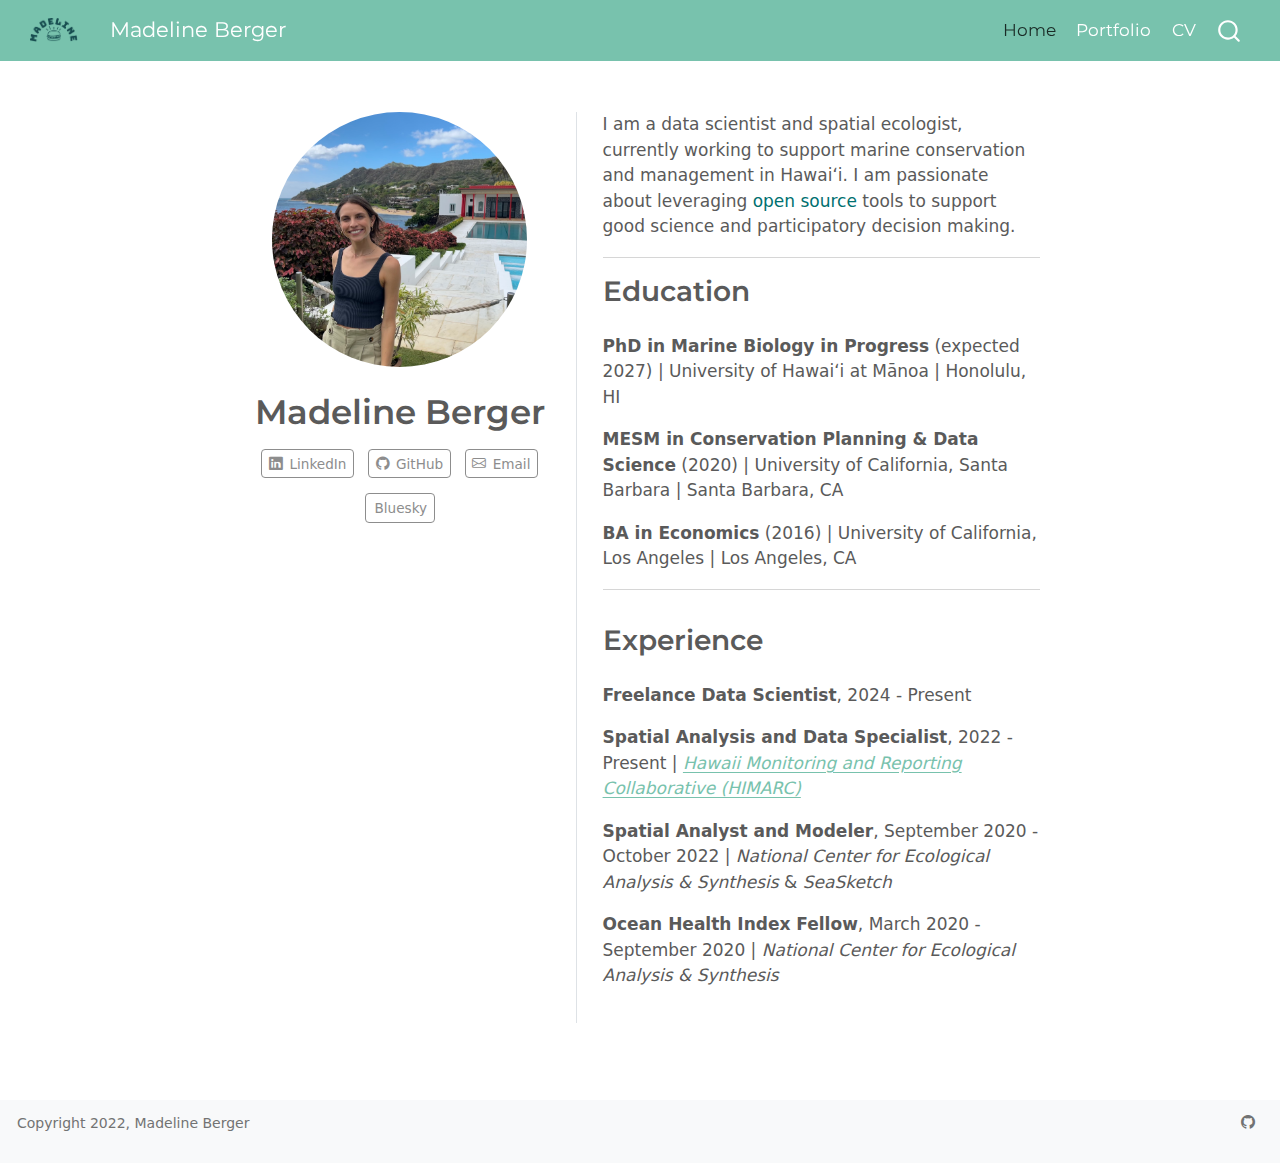
<file: docs/index.html>
<!DOCTYPE html>
<html xmlns="http://www.w3.org/1999/xhtml" lang="en" xml:lang="en"><head>

<meta charset="utf-8">
<meta name="generator" content="quarto-1.7.31">

<meta name="viewport" content="width=device-width, initial-scale=1.0, user-scalable=yes">


<title>Madeline Berger –</title>
<style>
code{white-space: pre-wrap;}
span.smallcaps{font-variant: small-caps;}
div.columns{display: flex; gap: min(4vw, 1.5em);}
div.column{flex: auto; overflow-x: auto;}
div.hanging-indent{margin-left: 1.5em; text-indent: -1.5em;}
ul.task-list{list-style: none;}
ul.task-list li input[type="checkbox"] {
  width: 0.8em;
  margin: 0 0.8em 0.2em -1em; /* quarto-specific, see https://github.com/quarto-dev/quarto-cli/issues/4556 */ 
  vertical-align: middle;
}
</style>


<script src="site_libs/quarto-nav/quarto-nav.js"></script>
<script src="site_libs/quarto-nav/headroom.min.js"></script>
<script src="site_libs/clipboard/clipboard.min.js"></script>
<script src="site_libs/quarto-search/autocomplete.umd.js"></script>
<script src="site_libs/quarto-search/fuse.min.js"></script>
<script src="site_libs/quarto-search/quarto-search.js"></script>
<meta name="quarto:offset" content="./">
<link href="./images/logos/green_burger.png" rel="icon" type="image/png">
<script src="site_libs/quarto-html/quarto.js" type="module"></script>
<script src="site_libs/quarto-html/tabsets/tabsets.js" type="module"></script>
<script src="site_libs/quarto-html/popper.min.js"></script>
<script src="site_libs/quarto-html/tippy.umd.min.js"></script>
<link href="site_libs/quarto-html/tippy.css" rel="stylesheet">
<link href="site_libs/quarto-html/quarto-syntax-highlighting-e1a5c8363afafaef2c763b6775fbf3ca.css" rel="stylesheet" id="quarto-text-highlighting-styles">
<script src="site_libs/bootstrap/bootstrap.min.js"></script>
<link href="site_libs/bootstrap/bootstrap-icons.css" rel="stylesheet">
<link href="site_libs/bootstrap/bootstrap-2f5bd19d9e867fdd46f59adfabd0cea5.min.css" rel="stylesheet" append-hash="true" id="quarto-bootstrap" data-mode="light">
<script id="quarto-search-options" type="application/json">{
  "location": "navbar",
  "copy-button": false,
  "collapse-after": 3,
  "panel-placement": "end",
  "type": "overlay",
  "limit": 50,
  "keyboard-shortcut": [
    "f",
    "/",
    "s"
  ],
  "show-item-context": false,
  "language": {
    "search-no-results-text": "No results",
    "search-matching-documents-text": "matching documents",
    "search-copy-link-title": "Copy link to search",
    "search-hide-matches-text": "Hide additional matches",
    "search-more-match-text": "more match in this document",
    "search-more-matches-text": "more matches in this document",
    "search-clear-button-title": "Clear",
    "search-text-placeholder": "",
    "search-detached-cancel-button-title": "Cancel",
    "search-submit-button-title": "Submit",
    "search-label": "Search"
  }
}</script>


<link rel="stylesheet" href="styles.css">
</head>

<body class="nav-fixed fullcontent quarto-light">

<div id="quarto-search-results"></div>
  <header id="quarto-header" class="headroom fixed-top">
    <nav class="navbar navbar-expand-lg " data-bs-theme="dark">
      <div class="navbar-container container-fluid">
      <div class="navbar-brand-container mx-auto">
    <a href="./index.html" class="navbar-brand navbar-brand-logo">
    <img src="./images/logos/name_icon_giant.png" alt="" class="navbar-logo">
    </a>
    <a class="navbar-brand" href="./index.html">
    <span class="navbar-title">Madeline Berger</span>
    </a>
  </div>
            <div id="quarto-search" class="" title="Search"></div>
          <button class="navbar-toggler" type="button" data-bs-toggle="collapse" data-bs-target="#navbarCollapse" aria-controls="navbarCollapse" role="menu" aria-expanded="false" aria-label="Toggle navigation" onclick="if (window.quartoToggleHeadroom) { window.quartoToggleHeadroom(); }">
  <span class="navbar-toggler-icon"></span>
</button>
          <div class="collapse navbar-collapse" id="navbarCollapse">
            <ul class="navbar-nav navbar-nav-scroll ms-auto">
  <li class="nav-item">
    <a class="nav-link active" href="./index.html" aria-current="page"> 
<span class="menu-text">Home</span></a>
  </li>  
  <li class="nav-item">
    <a class="nav-link" href="./posts.html"> 
<span class="menu-text">Portfolio</span></a>
  </li>  
  <li class="nav-item">
    <a class="nav-link" href="./CV/MBerger_CV.pdf"> 
<span class="menu-text">CV</span></a>
  </li>  
</ul>
          </div> <!-- /navcollapse -->
            <div class="quarto-navbar-tools">
</div>
      </div> <!-- /container-fluid -->
    </nav>
</header>
<!-- content -->
<div id="quarto-content" class="quarto-container page-columns page-rows-contents page-layout-article page-navbar">
<!-- sidebar -->
<!-- margin-sidebar -->
    
<!-- main -->
<div class="quarto-about-trestles">
  <div class="about-entity">
    <img src="images/me_shangrila.jpeg" class="about-image
  round " style="height: 15em; width: 15em;">
<header id="title-block-header" class="quarto-title-block default">
<div class="quarto-title">
<h1 class="title">Madeline Berger</h1>
</div>
<div class="quarto-title-meta">
  </div>
</header>
    <div class="about-links">
  <a href="https://www.linkedin.com/in/madeline-berger-a803a27a/" class="about-link" rel="" target="">
    <i class="bi bi-linkedin"></i>
     <span class="about-link-text">LinkedIn</span>
  </a>
  <a href="https://github.com/madelinemberger" class="about-link" rel="" target="">
    <i class="bi bi-github"></i>
     <span class="about-link-text">GitHub</span>
  </a>
  <a href="mailto:maddiemt8@gmail.com" class="about-link" rel="" target="">
    <i class="bi bi-envelope"></i>
     <span class="about-link-text">Email</span>
  </a>
  <a href="https://bsky.app/profile/madelinem.bsky.social" class="about-link" rel="" target="">
    <i class="bi bi-paper-plane"></i>
     <span class="about-link-text">Bluesky</span>
  </a>
</div>
  </div>
  <div class="about-contents"><main class="content" id="quarto-document-content">
<p>I am a data scientist and spatial ecologist, currently working to support marine conservation and management in Hawaiʻi. I am passionate about leveraging <span style="color: #007070;">open source</span> tools to support good science and participatory decision making.</p>
<hr>
<section id="education" class="level2">
<h2 data-anchor-id="education">Education</h2>
<p><strong>PhD in Marine Biology in Progress</strong> (expected 2027) | University of Hawaiʻi at Mānoa | Honolulu, HI</p>
<p><strong>MESM in Conservation Planning &amp; Data Science</strong> (2020) | University of California, Santa Barbara | Santa Barbara, CA</p>
<p><strong>BA in Economics</strong> (2016) | University of California, Los Angeles | Los Angeles, CA</p>
<hr>
</section>
<section id="experience" class="level2">
<h2 data-anchor-id="experience">Experience</h2>
<p><strong>Freelance Data Scientist</strong>, 2024 - Present</p>
<p><strong>Spatial Analysis and Data Specialist</strong>, 2022 - Present | <a href="himarc.org"><em>Hawaii Monitoring and Reporting Collaborative (HIMARC)</em></a></p>
<p><strong>Spatial Analyst and Modeler</strong>, September 2020 - October 2022 | <em>National Center for Ecological Analysis &amp; Synthesis</em> &amp; <em>SeaSketch</em></p>
<p><strong>Ocean Health Index Fellow</strong>, March 2020 - September 2020 | <em>National Center for Ecological Analysis &amp; Synthesis</em></p>


</section>
</main></div>
</div>
 <!-- /main -->
<script id="quarto-html-after-body" type="application/javascript">
  window.document.addEventListener("DOMContentLoaded", function (event) {
    const isCodeAnnotation = (el) => {
      for (const clz of el.classList) {
        if (clz.startsWith('code-annotation-')) {                     
          return true;
        }
      }
      return false;
    }
    const onCopySuccess = function(e) {
      // button target
      const button = e.trigger;
      // don't keep focus
      button.blur();
      // flash "checked"
      button.classList.add('code-copy-button-checked');
      var currentTitle = button.getAttribute("title");
      button.setAttribute("title", "Copied!");
      let tooltip;
      if (window.bootstrap) {
        button.setAttribute("data-bs-toggle", "tooltip");
        button.setAttribute("data-bs-placement", "left");
        button.setAttribute("data-bs-title", "Copied!");
        tooltip = new bootstrap.Tooltip(button, 
          { trigger: "manual", 
            customClass: "code-copy-button-tooltip",
            offset: [0, -8]});
        tooltip.show();    
      }
      setTimeout(function() {
        if (tooltip) {
          tooltip.hide();
          button.removeAttribute("data-bs-title");
          button.removeAttribute("data-bs-toggle");
          button.removeAttribute("data-bs-placement");
        }
        button.setAttribute("title", currentTitle);
        button.classList.remove('code-copy-button-checked');
      }, 1000);
      // clear code selection
      e.clearSelection();
    }
    const getTextToCopy = function(trigger) {
        const codeEl = trigger.previousElementSibling.cloneNode(true);
        for (const childEl of codeEl.children) {
          if (isCodeAnnotation(childEl)) {
            childEl.remove();
          }
        }
        return codeEl.innerText;
    }
    const clipboard = new window.ClipboardJS('.code-copy-button:not([data-in-quarto-modal])', {
      text: getTextToCopy
    });
    clipboard.on('success', onCopySuccess);
    if (window.document.getElementById('quarto-embedded-source-code-modal')) {
      const clipboardModal = new window.ClipboardJS('.code-copy-button[data-in-quarto-modal]', {
        text: getTextToCopy,
        container: window.document.getElementById('quarto-embedded-source-code-modal')
      });
      clipboardModal.on('success', onCopySuccess);
    }
      var localhostRegex = new RegExp(/^(?:http|https):\/\/localhost\:?[0-9]*\//);
      var mailtoRegex = new RegExp(/^mailto:/);
        var filterRegex = new RegExp('/' + window.location.host + '/');
      var isInternal = (href) => {
          return filterRegex.test(href) || localhostRegex.test(href) || mailtoRegex.test(href);
      }
      // Inspect non-navigation links and adorn them if external
     var links = window.document.querySelectorAll('a[href]:not(.nav-link):not(.navbar-brand):not(.toc-action):not(.sidebar-link):not(.sidebar-item-toggle):not(.pagination-link):not(.no-external):not([aria-hidden]):not(.dropdown-item):not(.quarto-navigation-tool):not(.about-link)');
      for (var i=0; i<links.length; i++) {
        const link = links[i];
        if (!isInternal(link.href)) {
          // undo the damage that might have been done by quarto-nav.js in the case of
          // links that we want to consider external
          if (link.dataset.originalHref !== undefined) {
            link.href = link.dataset.originalHref;
          }
        }
      }
    function tippyHover(el, contentFn, onTriggerFn, onUntriggerFn) {
      const config = {
        allowHTML: true,
        maxWidth: 500,
        delay: 100,
        arrow: false,
        appendTo: function(el) {
            return el.parentElement;
        },
        interactive: true,
        interactiveBorder: 10,
        theme: 'quarto',
        placement: 'bottom-start',
      };
      if (contentFn) {
        config.content = contentFn;
      }
      if (onTriggerFn) {
        config.onTrigger = onTriggerFn;
      }
      if (onUntriggerFn) {
        config.onUntrigger = onUntriggerFn;
      }
      window.tippy(el, config); 
    }
    const noterefs = window.document.querySelectorAll('a[role="doc-noteref"]');
    for (var i=0; i<noterefs.length; i++) {
      const ref = noterefs[i];
      tippyHover(ref, function() {
        // use id or data attribute instead here
        let href = ref.getAttribute('data-footnote-href') || ref.getAttribute('href');
        try { href = new URL(href).hash; } catch {}
        const id = href.replace(/^#\/?/, "");
        const note = window.document.getElementById(id);
        if (note) {
          return note.innerHTML;
        } else {
          return "";
        }
      });
    }
    const xrefs = window.document.querySelectorAll('a.quarto-xref');
    const processXRef = (id, note) => {
      // Strip column container classes
      const stripColumnClz = (el) => {
        el.classList.remove("page-full", "page-columns");
        if (el.children) {
          for (const child of el.children) {
            stripColumnClz(child);
          }
        }
      }
      stripColumnClz(note)
      if (id === null || id.startsWith('sec-')) {
        // Special case sections, only their first couple elements
        const container = document.createElement("div");
        if (note.children && note.children.length > 2) {
          container.appendChild(note.children[0].cloneNode(true));
          for (let i = 1; i < note.children.length; i++) {
            const child = note.children[i];
            if (child.tagName === "P" && child.innerText === "") {
              continue;
            } else {
              container.appendChild(child.cloneNode(true));
              break;
            }
          }
          if (window.Quarto?.typesetMath) {
            window.Quarto.typesetMath(container);
          }
          return container.innerHTML
        } else {
          if (window.Quarto?.typesetMath) {
            window.Quarto.typesetMath(note);
          }
          return note.innerHTML;
        }
      } else {
        // Remove any anchor links if they are present
        const anchorLink = note.querySelector('a.anchorjs-link');
        if (anchorLink) {
          anchorLink.remove();
        }
        if (window.Quarto?.typesetMath) {
          window.Quarto.typesetMath(note);
        }
        if (note.classList.contains("callout")) {
          return note.outerHTML;
        } else {
          return note.innerHTML;
        }
      }
    }
    for (var i=0; i<xrefs.length; i++) {
      const xref = xrefs[i];
      tippyHover(xref, undefined, function(instance) {
        instance.disable();
        let url = xref.getAttribute('href');
        let hash = undefined; 
        if (url.startsWith('#')) {
          hash = url;
        } else {
          try { hash = new URL(url).hash; } catch {}
        }
        if (hash) {
          const id = hash.replace(/^#\/?/, "");
          const note = window.document.getElementById(id);
          if (note !== null) {
            try {
              const html = processXRef(id, note.cloneNode(true));
              instance.setContent(html);
            } finally {
              instance.enable();
              instance.show();
            }
          } else {
            // See if we can fetch this
            fetch(url.split('#')[0])
            .then(res => res.text())
            .then(html => {
              const parser = new DOMParser();
              const htmlDoc = parser.parseFromString(html, "text/html");
              const note = htmlDoc.getElementById(id);
              if (note !== null) {
                const html = processXRef(id, note);
                instance.setContent(html);
              } 
            }).finally(() => {
              instance.enable();
              instance.show();
            });
          }
        } else {
          // See if we can fetch a full url (with no hash to target)
          // This is a special case and we should probably do some content thinning / targeting
          fetch(url)
          .then(res => res.text())
          .then(html => {
            const parser = new DOMParser();
            const htmlDoc = parser.parseFromString(html, "text/html");
            const note = htmlDoc.querySelector('main.content');
            if (note !== null) {
              // This should only happen for chapter cross references
              // (since there is no id in the URL)
              // remove the first header
              if (note.children.length > 0 && note.children[0].tagName === "HEADER") {
                note.children[0].remove();
              }
              const html = processXRef(null, note);
              instance.setContent(html);
            } 
          }).finally(() => {
            instance.enable();
            instance.show();
          });
        }
      }, function(instance) {
      });
    }
        let selectedAnnoteEl;
        const selectorForAnnotation = ( cell, annotation) => {
          let cellAttr = 'data-code-cell="' + cell + '"';
          let lineAttr = 'data-code-annotation="' +  annotation + '"';
          const selector = 'span[' + cellAttr + '][' + lineAttr + ']';
          return selector;
        }
        const selectCodeLines = (annoteEl) => {
          const doc = window.document;
          const targetCell = annoteEl.getAttribute("data-target-cell");
          const targetAnnotation = annoteEl.getAttribute("data-target-annotation");
          const annoteSpan = window.document.querySelector(selectorForAnnotation(targetCell, targetAnnotation));
          const lines = annoteSpan.getAttribute("data-code-lines").split(",");
          const lineIds = lines.map((line) => {
            return targetCell + "-" + line;
          })
          let top = null;
          let height = null;
          let parent = null;
          if (lineIds.length > 0) {
              //compute the position of the single el (top and bottom and make a div)
              const el = window.document.getElementById(lineIds[0]);
              top = el.offsetTop;
              height = el.offsetHeight;
              parent = el.parentElement.parentElement;
            if (lineIds.length > 1) {
              const lastEl = window.document.getElementById(lineIds[lineIds.length - 1]);
              const bottom = lastEl.offsetTop + lastEl.offsetHeight;
              height = bottom - top;
            }
            if (top !== null && height !== null && parent !== null) {
              // cook up a div (if necessary) and position it 
              let div = window.document.getElementById("code-annotation-line-highlight");
              if (div === null) {
                div = window.document.createElement("div");
                div.setAttribute("id", "code-annotation-line-highlight");
                div.style.position = 'absolute';
                parent.appendChild(div);
              }
              div.style.top = top - 2 + "px";
              div.style.height = height + 4 + "px";
              div.style.left = 0;
              let gutterDiv = window.document.getElementById("code-annotation-line-highlight-gutter");
              if (gutterDiv === null) {
                gutterDiv = window.document.createElement("div");
                gutterDiv.setAttribute("id", "code-annotation-line-highlight-gutter");
                gutterDiv.style.position = 'absolute';
                const codeCell = window.document.getElementById(targetCell);
                const gutter = codeCell.querySelector('.code-annotation-gutter');
                gutter.appendChild(gutterDiv);
              }
              gutterDiv.style.top = top - 2 + "px";
              gutterDiv.style.height = height + 4 + "px";
            }
            selectedAnnoteEl = annoteEl;
          }
        };
        const unselectCodeLines = () => {
          const elementsIds = ["code-annotation-line-highlight", "code-annotation-line-highlight-gutter"];
          elementsIds.forEach((elId) => {
            const div = window.document.getElementById(elId);
            if (div) {
              div.remove();
            }
          });
          selectedAnnoteEl = undefined;
        };
          // Handle positioning of the toggle
      window.addEventListener(
        "resize",
        throttle(() => {
          elRect = undefined;
          if (selectedAnnoteEl) {
            selectCodeLines(selectedAnnoteEl);
          }
        }, 10)
      );
      function throttle(fn, ms) {
      let throttle = false;
      let timer;
        return (...args) => {
          if(!throttle) { // first call gets through
              fn.apply(this, args);
              throttle = true;
          } else { // all the others get throttled
              if(timer) clearTimeout(timer); // cancel #2
              timer = setTimeout(() => {
                fn.apply(this, args);
                timer = throttle = false;
              }, ms);
          }
        };
      }
        // Attach click handler to the DT
        const annoteDls = window.document.querySelectorAll('dt[data-target-cell]');
        for (const annoteDlNode of annoteDls) {
          annoteDlNode.addEventListener('click', (event) => {
            const clickedEl = event.target;
            if (clickedEl !== selectedAnnoteEl) {
              unselectCodeLines();
              const activeEl = window.document.querySelector('dt[data-target-cell].code-annotation-active');
              if (activeEl) {
                activeEl.classList.remove('code-annotation-active');
              }
              selectCodeLines(clickedEl);
              clickedEl.classList.add('code-annotation-active');
            } else {
              // Unselect the line
              unselectCodeLines();
              clickedEl.classList.remove('code-annotation-active');
            }
          });
        }
    const findCites = (el) => {
      const parentEl = el.parentElement;
      if (parentEl) {
        const cites = parentEl.dataset.cites;
        if (cites) {
          return {
            el,
            cites: cites.split(' ')
          };
        } else {
          return findCites(el.parentElement)
        }
      } else {
        return undefined;
      }
    };
    var bibliorefs = window.document.querySelectorAll('a[role="doc-biblioref"]');
    for (var i=0; i<bibliorefs.length; i++) {
      const ref = bibliorefs[i];
      const citeInfo = findCites(ref);
      if (citeInfo) {
        tippyHover(citeInfo.el, function() {
          var popup = window.document.createElement('div');
          citeInfo.cites.forEach(function(cite) {
            var citeDiv = window.document.createElement('div');
            citeDiv.classList.add('hanging-indent');
            citeDiv.classList.add('csl-entry');
            var biblioDiv = window.document.getElementById('ref-' + cite);
            if (biblioDiv) {
              citeDiv.innerHTML = biblioDiv.innerHTML;
            }
            popup.appendChild(citeDiv);
          });
          return popup.innerHTML;
        });
      }
    }
  });
  </script>
</div> <!-- /content -->
<footer class="footer">
  <div class="nav-footer">
    <div class="nav-footer-left">
      <ul class="footer-items list-unstyled">
    <li class="nav-item">
 Copyright 2022, Madeline Berger
  </li>  
</ul>
    </div>   
    <div class="nav-footer-center">
      &nbsp;
    </div>
    <div class="nav-footer-right">
      <ul class="footer-items list-unstyled">
    <li class="nav-item compact">
    <a class="nav-link" href="https://github.com/madelinemberger">
      <i class="bi bi-github" role="img">
</i> 
    </a>
  </li>  
</ul>
    </div>
  </div>
</footer>




</body></html>
</file>
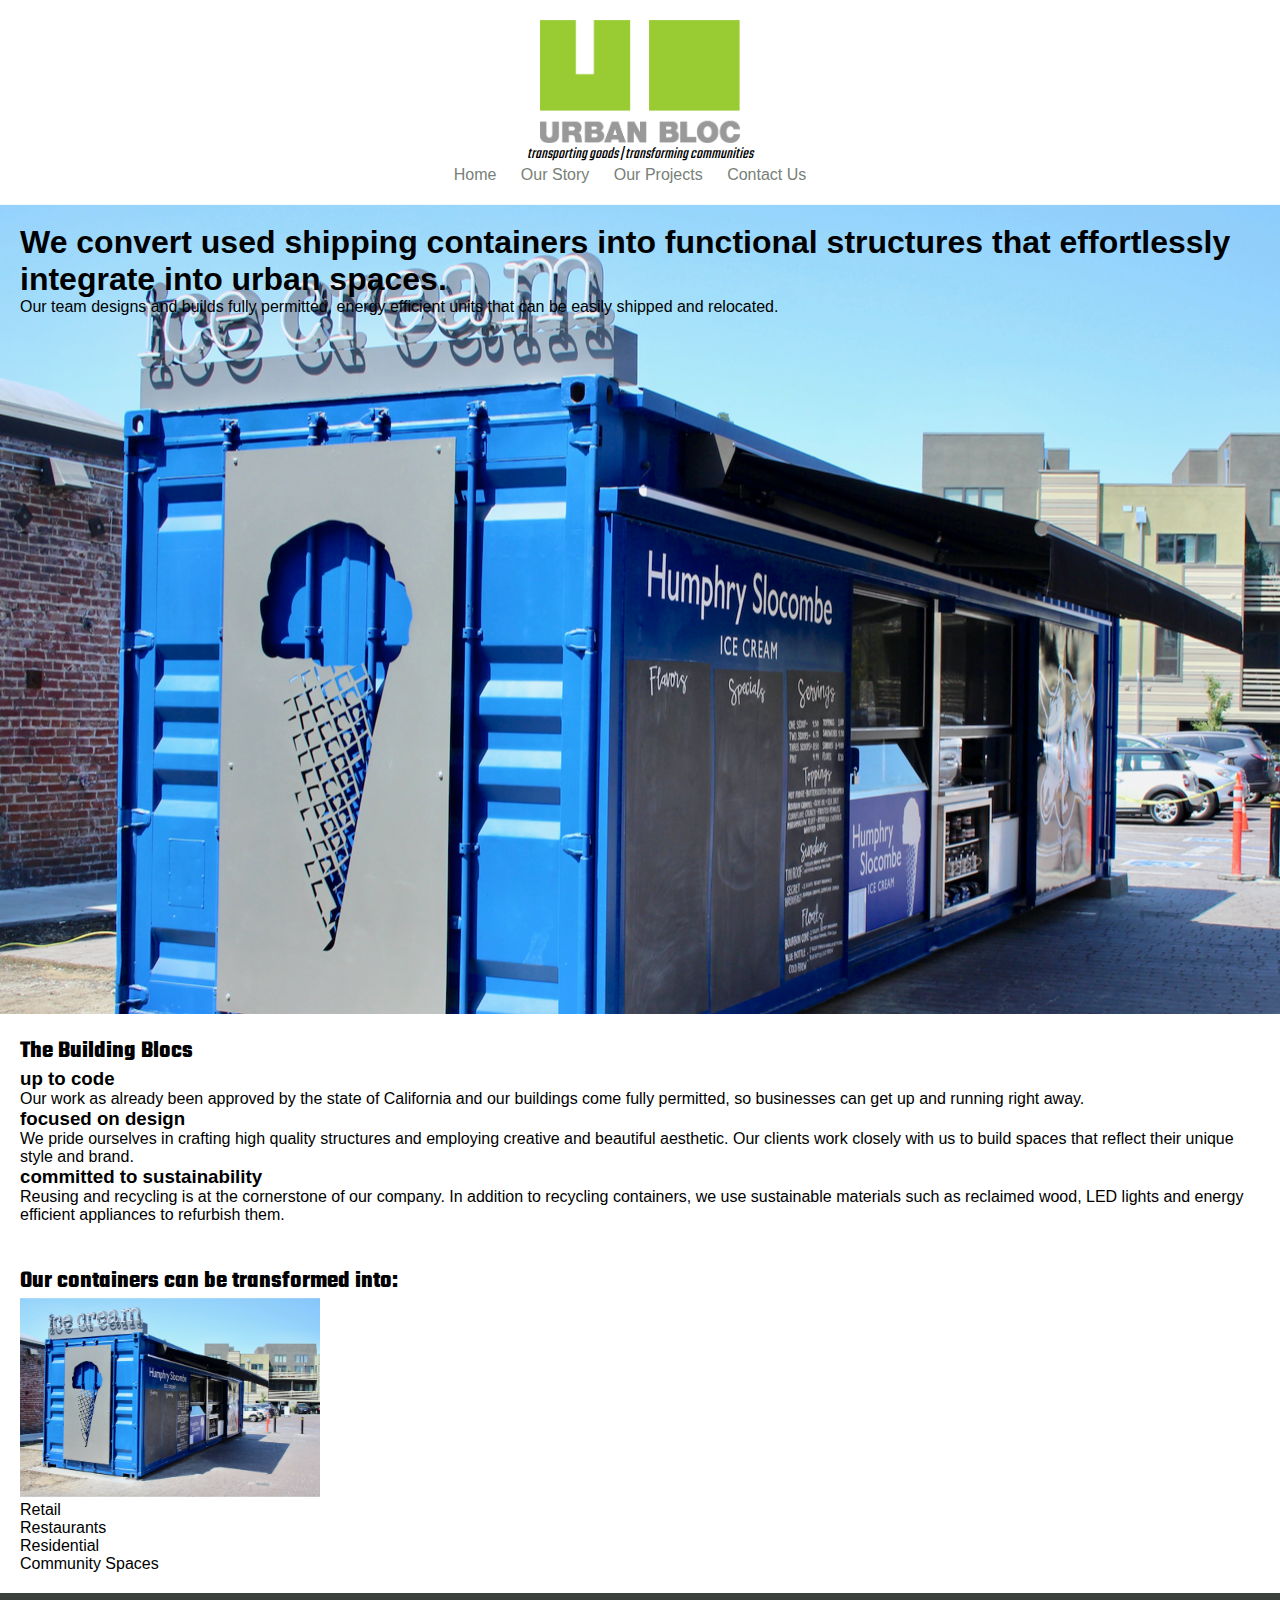
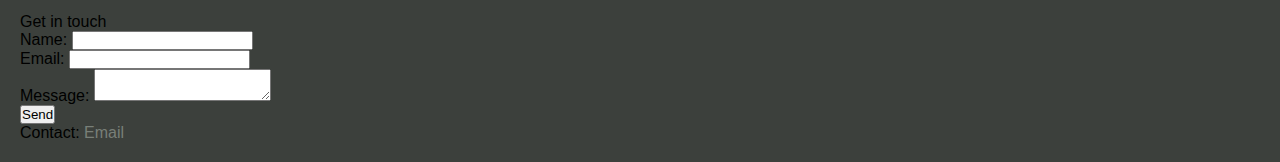
<file: unit_4/index.html>
<!DOCTYPE html>
<html>
<head>
	<title>Urban Bloc</title>
	<link rel="stylesheet" type="text/css" href="css/style.css">
</head>
<body>
	<header>
		<img id="logo" src="images/logo.png" alt="Urban Bloc logo">
		<p id="slogan">transporting goods | transforming communities</p>
		<nav>
			<a href="#">Home</a>
			<a href="#">Our Story</a>
			<a href="#">Our Projects</a>
			<a href="#">Contact Us</a>
		</nav>
	</header>
	<section id="hero">
		<h1>We convert used shipping containers into functional structures that effortlessly integrate into urban spaces.</h1>
		<p>Our team designs and builds fully permitted, energy efficient units that can be easily shipped and relocated.</p>
	</section>

	<section>
		<h2>The Building Blocs</h2>
		<div>
			<h3>up to code</h3>
			<p>Our work as already been approved by the state of California and our buildings come fully permitted, so businesses can get up and running right away.</p>
		</div>
		<div>
			<h3>focused on design</h3>
			<p>We pride ourselves in crafting high quality structures and employing creative and beautiful aesthetic. Our clients work closely with us to build spaces that reflect their unique style and brand. </p>
		</div>
		<div>
			<h3>committed to sustainability</h3>
			<p>Reusing and recycling is at the cornerstone of our company. In addition to recycling containers, we use sustainable materials such as reclaimed wood, LED lights and energy efficient appliances to refurbish them.</p>
		</div>
	</section>

	<section>
		<h2>Our containers can be transformed into:</h2>
		<ul>
			<li>
				<img src="images/Hero2.png" alt="Anchor Brewing container">
				<p>Retail</p>
			</li>
			<li>Restaurants</li>
			<li>Residential</li>
			<li>Community Spaces</li>
		</ul>
	</section>

	<footer>
		<p>Get in touch</p>
		<form action="/my-handling-form-page" method="post">
			<div>
				<label for="name">Name:</label>
				<input type="text" id="name" name="user_name">
			</div>
			<div>
				<label for="mail">Email:</label>
				<input type="email" id="mail" name="user_mail">
			</div>
			<div>
				<label for="msg">Message:</label>
				<textarea id="msg" name="user_message"></textarea>
			</div>
			<div class="button">
				<button type="submit">Send</button>
			</div>
		</form>
		<p>Contact: <a href="mailtomaddiemt8@gmail.com">Email</a></p>
	</footer>
</body>
</html>
</file>
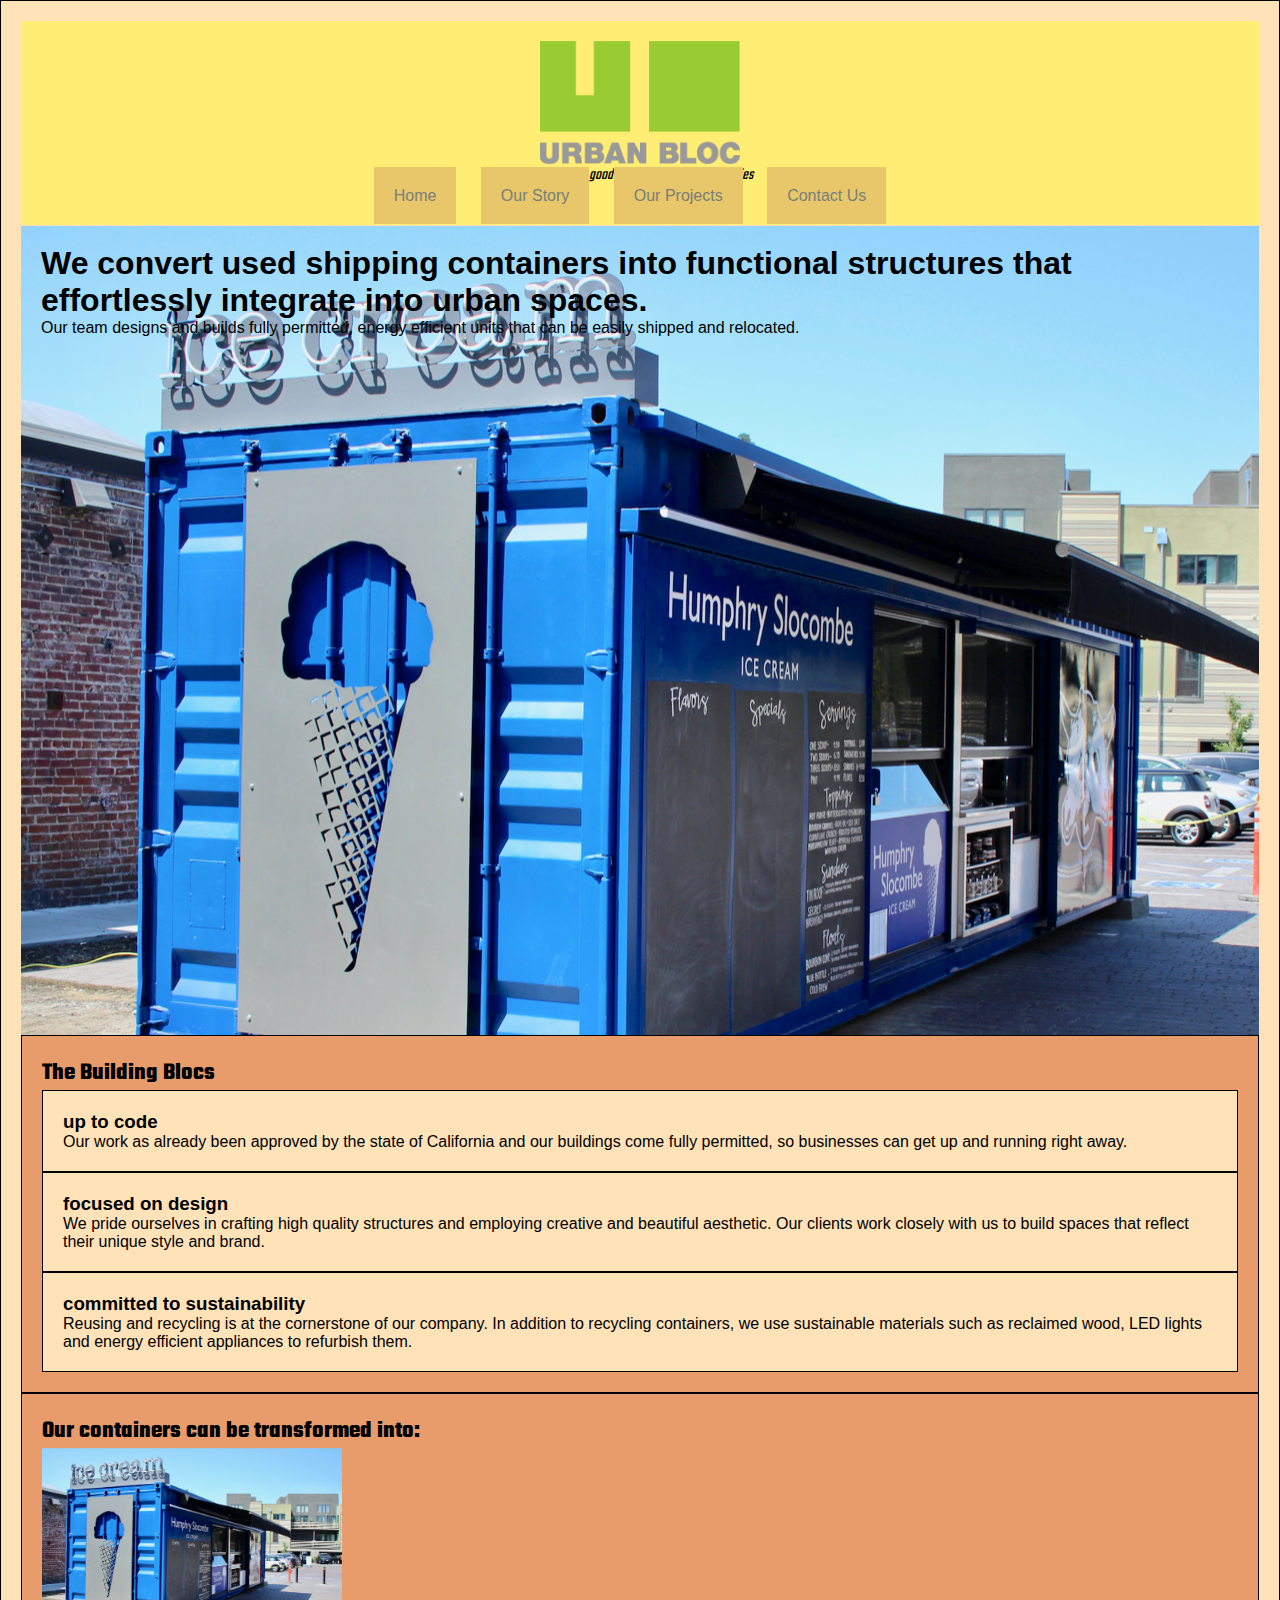
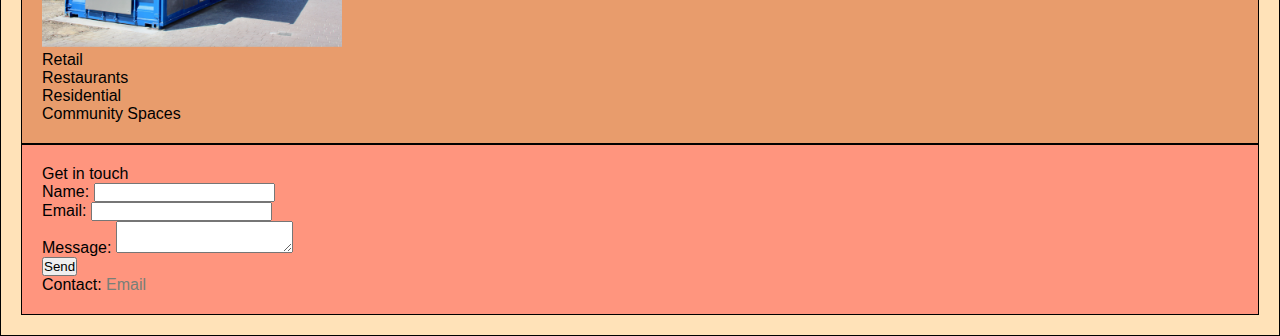
<file: unit_5/index.html>
<!DOCTYPE html>
<html>
<head>
	<title>Urban Bloc</title>
	<link rel="stylesheet" type="text/css" href="css/style.css">
</head>
<body>
	<div class="wrapper">
		<header>
			<img id="logo" src="images/logo.png" alt="Urban Bloc logo">
				<p id="slogan">transporting goods | transforming communities</p>
				<nav>
					<a href="#">Home</a>
					<a href="#">Our Story</a>
					<a href="#">Our Projects</a>
					<a href="#">Contact Us</a>
				</nav>
		</header>
		<section id="hero">
			<h1>We convert used shipping containers into functional structures that effortlessly integrate into urban spaces.</h1>
			<p>Our team designs and builds fully permitted, energy efficient units that can be easily shipped and relocated.</p>
		</section>

		<section id="info">
			<h2>The Building Blocs</h2>
			<div class="bb">
				<h3>up to code</h3>
				<p>Our work as already been approved by the state of California and our buildings come fully permitted, so businesses can get up and running right away.</p>
			</div>
			<div class="bb">
				<h3>focused on design</h3>
				<p>We pride ourselves in crafting high quality structures and employing creative and beautiful aesthetic. Our clients work closely with us to build spaces that reflect their unique style and brand. </p>
			</div>
			<div class="bb">
				<h3>committed to sustainability</h3>
				<p>Reusing and recycling is at the cornerstone of our company. In addition to recycling containers, we use sustainable materials such as reclaimed wood, LED lights and energy efficient appliances to refurbish them.</p>
			</div>
		</section>

		<section id="projects">
			<h2>Our containers can be transformed into:</h2>
			<ul>
				<li>
					<img src="images/Hero2.png" alt="Anchor Brewing container">
					<p>Retail</p>
				</li>
				<li>Restaurants</li>
				<li>Residential</li>
				<li>Community Spaces</li>
			</ul>
		</section>

		<footer>
			<p>Get in touch</p>
			<form action="/my-handling-form-page" method="post">
				<div>
					<label for="name">Name:</label>
					<input type="text" id="name" name="user_name">
				</div>
				<div>
					<label for="mail">Email:</label>
					<input type="email" id="mail" name="user_mail">
				</div>
				<div>
					<label for="msg">Message:</label>
					<textarea id="msg" name="user_message"></textarea>
				</div>
				<div class="button">
					<button type="submit">Send</button>
				</div>
			</form>
			<p>Contact: <a href="mailtomaddiemt8@gmail.com">Email</a></p>
		</footer>
	</div>
</body>
</html>
</file>
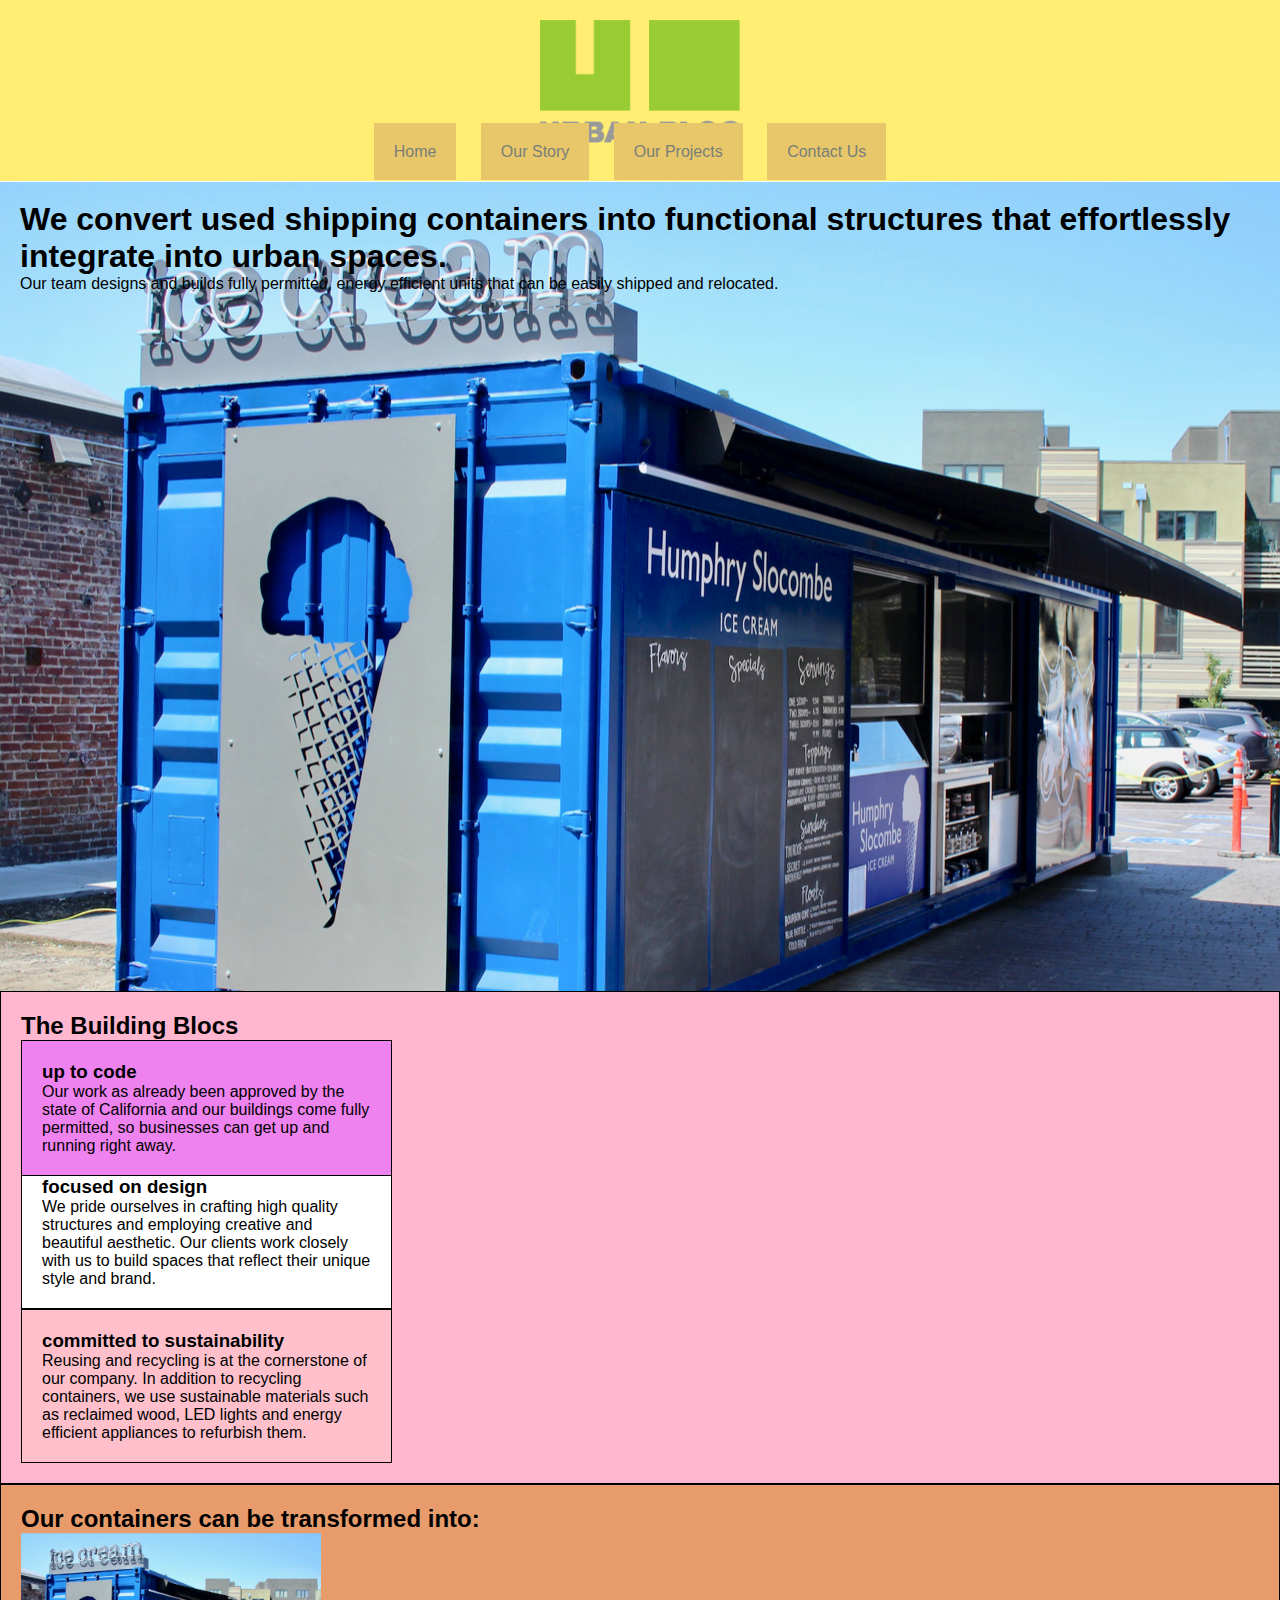
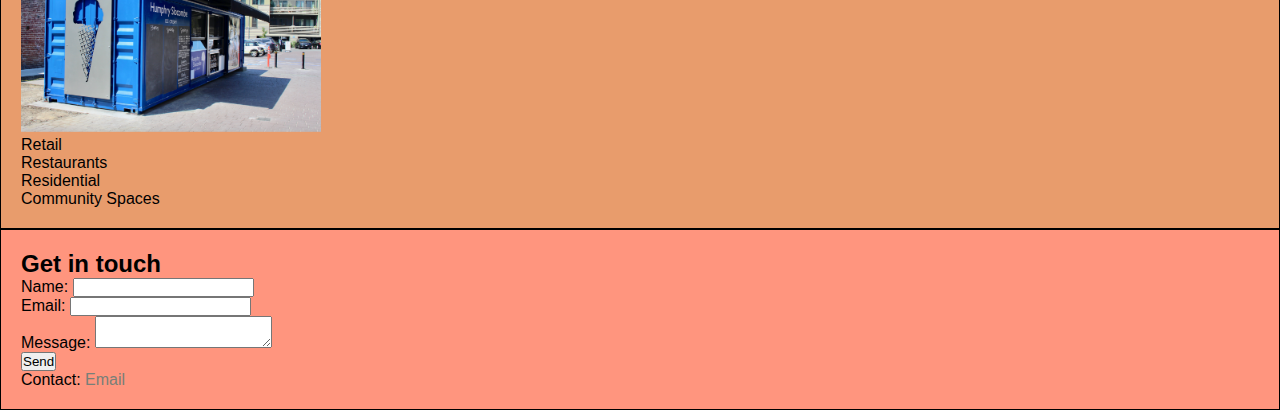
<file: unit_6/index.html>
<!DOCTYPE html>
<html>
<head>
	<title>Urban Bloc</title>
	<link rel="stylesheet" type="text/css" href="css/style.css">
</head>
<body>
	<div class="wrapper">
		<header>
			<img id="logo" src="images/logo.png" alt="Urban Bloc logo">
				<nav>
					<a href="#">Home</a>
					<a href="#">Our Story</a>
					<a href="#">Our Projects</a>
					<a href="#">Contact Us</a>
				</nav>
		</header>
		<section id="hero">
			<h1>We convert used shipping containers into functional structures that effortlessly integrate into urban spaces.</h1>
			<p>Our team designs and builds fully permitted, energy efficient units that can be easily shipped and relocated.</p>
		</section>

		<section id="three_column" class="clearfix">
			<h2>The Building Blocs</h2>
			<div class="bb" id="left">
				<h3>up to code</h3>
				<p>Our work as already been approved by the state of California and our buildings come fully permitted, so businesses can get up and running right away.</p>
			</div>
			<div class="bb" id="center">
				<h3>focused on design</h3>
				<p>We pride ourselves in crafting high quality structures and employing creative and beautiful aesthetic. Our clients work closely with us to build spaces that reflect their unique style and brand. </p>
			</div>
			<div class="bb" id="right">
				<h3>committed to sustainability</h3>
				<p>Reusing and recycling is at the cornerstone of our company. In addition to recycling containers, we use sustainable materials such as reclaimed wood, LED lights and energy efficient appliances to refurbish them.</p>
			</div>
		</section>

		<section id="projects">
			<h2>Our containers can be transformed into:</h2>
			<ul>
				<li>
					<img src="images/Hero2.png" alt="Anchor Brewing container">
					<p>Retail</p>
				</li>
				<li>Restaurants</li>
				<li>Residential</li>
				<li>Community Spaces</li>
			</ul>
		</section>

		<footer>
			<h2>Get in touch</h2>
			<form action="/my-handling-form-page" method="post">
				<div>
					<label for="name">Name:</label>
					<input type="text" id="name" name="user_name">
				</div>
				<div>
					<label for="mail">Email:</label>
					<input type="email" id="mail" name="user_mail">
				</div>
				<div>
					<label for="msg">Message:</label>
					<textarea id="msg" name="user_message"></textarea>
				</div>
				<div class="button">
					<button type="submit">Send</button>
				</div>
			</form>
			<p>Contact: <a href="mailtomaddiemt8@gmail.com">Email</a></p>
		</footer>
	</div>
</body>
</html>
</file>
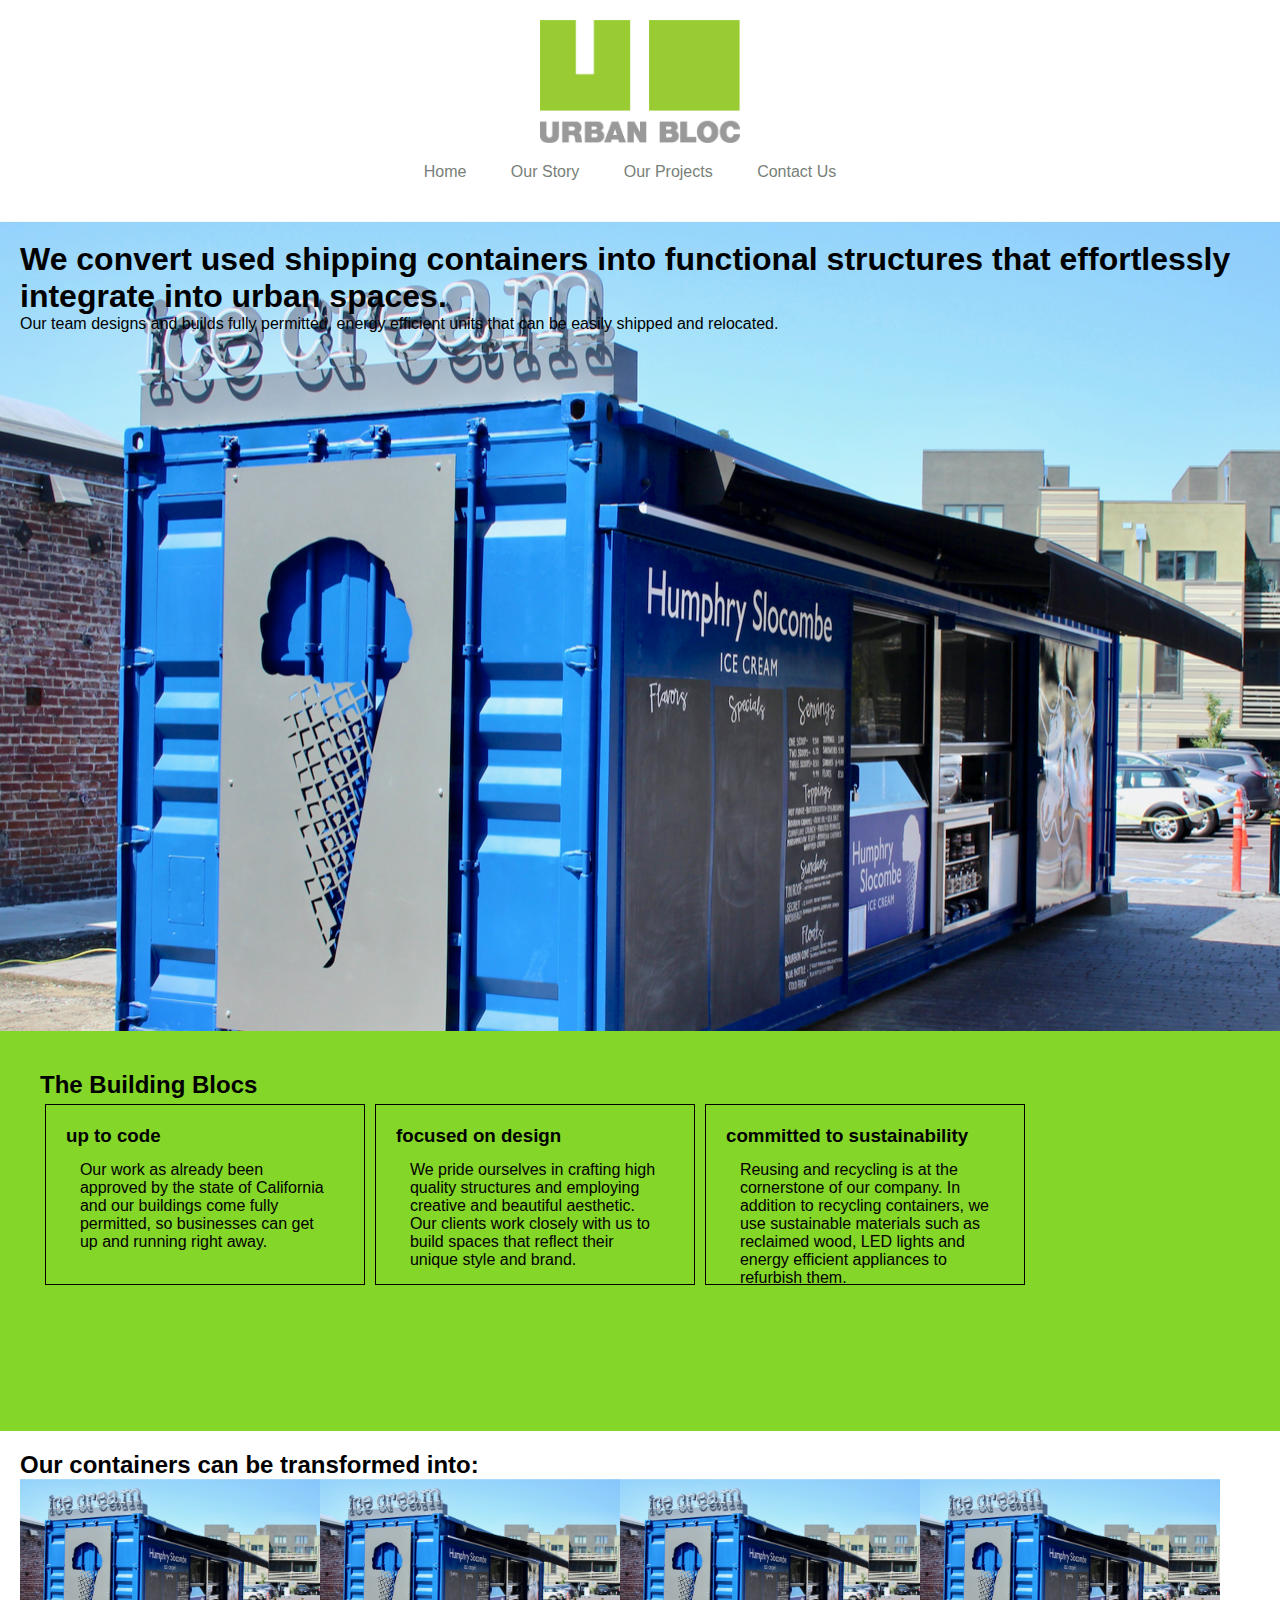
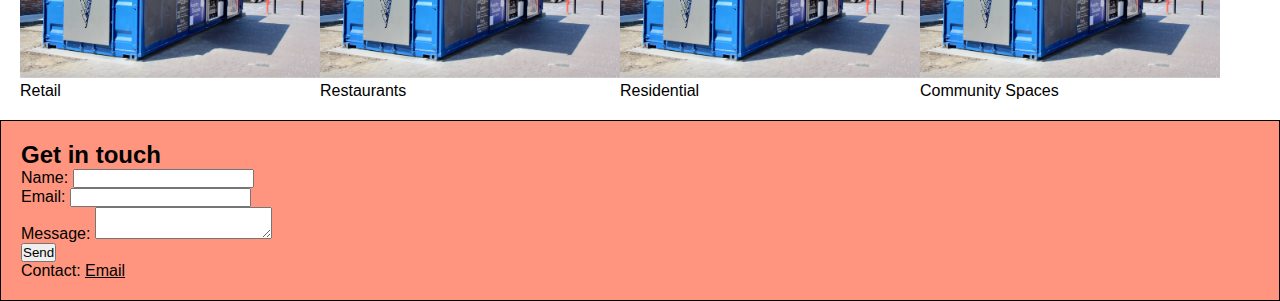
<file: unit_7/index.html>
<!DOCTYPE html>
<html>
<head>
	<title>Urban Bloc</title>
	<link rel="stylesheet" type="text/css" href="css/style.css">
</head>
<body>
	<div class="wrapper">
		<header>
			<img id="logo" src="images/logo.png" alt="Urban Bloc logo">
				<nav>
					<a href="#">Home</a>
					<a href="#">Our Story</a>
					<a href="#">Our Projects</a>
					<a href="#">Contact Us</a>
				</nav>
		</header>
		<section id="hero">
			<h1>We convert used shipping containers into functional structures that effortlessly integrate into urban spaces.</h1>
			<p>Our team designs and builds fully permitted, energy efficient units that can be easily shipped and relocated.</p>
		</section>

		<section id="three_column" class="clearfix">
			<h2>The Building Blocs</h2>
			<div class="bb" id="left">
				<h3>up to code</h3>
				<p class="bbtext">Our work as already been approved by the state of California and our buildings come fully permitted, so businesses can get up and running right away.</p>
			</div>
			<div class="bb" id="center">
				<h3>focused on design</h3>
				<p class="bbtext">We pride ourselves in crafting high quality structures and employing creative and beautiful aesthetic. Our clients work closely with us to build spaces that reflect their unique style and brand. </p>
			</div>
			<div class="bb" id="right">
				<h3>committed to sustainability</h3>
				<p class="bbtext">Reusing and recycling is at the cornerstone of our company. In addition to recycling containers, we use sustainable materials such as reclaimed wood, LED lights and energy efficient appliances to refurbish them.</p>
			</div>
		</section>

		<section id="projects" class="clearfix">
			<h2>Our containers can be transformed into:</h2>
			<ul>
				<li>
					<img src="images/Hero2.png" alt="Anchor Brewing container">
					<p>Retail</p>
				</li>
				<li>
					<img src="images/Hero2.png" alt="Anchor Brewing container">
					<p>Restaurants</p>
				</li>
				<li>
					<img src="images/Hero2.png" alt="Anchor Brewing container">
					<p>Residential</p>
				</li>
				<li>
					<img src="images/Hero2.png" alt="Anchor Brewing container">
					<p>Community Spaces</p>
				</li>
			</ul>
		</section>

		<footer>
			<h2>Get in touch</h2>
			<form action="/my-handling-form-page" method="post">
				<div>
					<label for="name">Name:</label>
					<input type="text" id="name" name="user_name">
				</div>
				<div>
					<label for="mail">Email:</label>
					<input type="email" id="mail" name="user_mail">
				</div>
				<div>
					<label for="msg">Message:</label>
					<textarea id="msg" name="user_message"></textarea>
				</div>
				<div class="button">
					<button type="submit">Send</button>
				</div>
			</form>
			<p>Contact: <a href="mailtomaddiemt8@gmail.com">Email</a></p>
		</footer>
	</div>
</body>
</html>
</file>
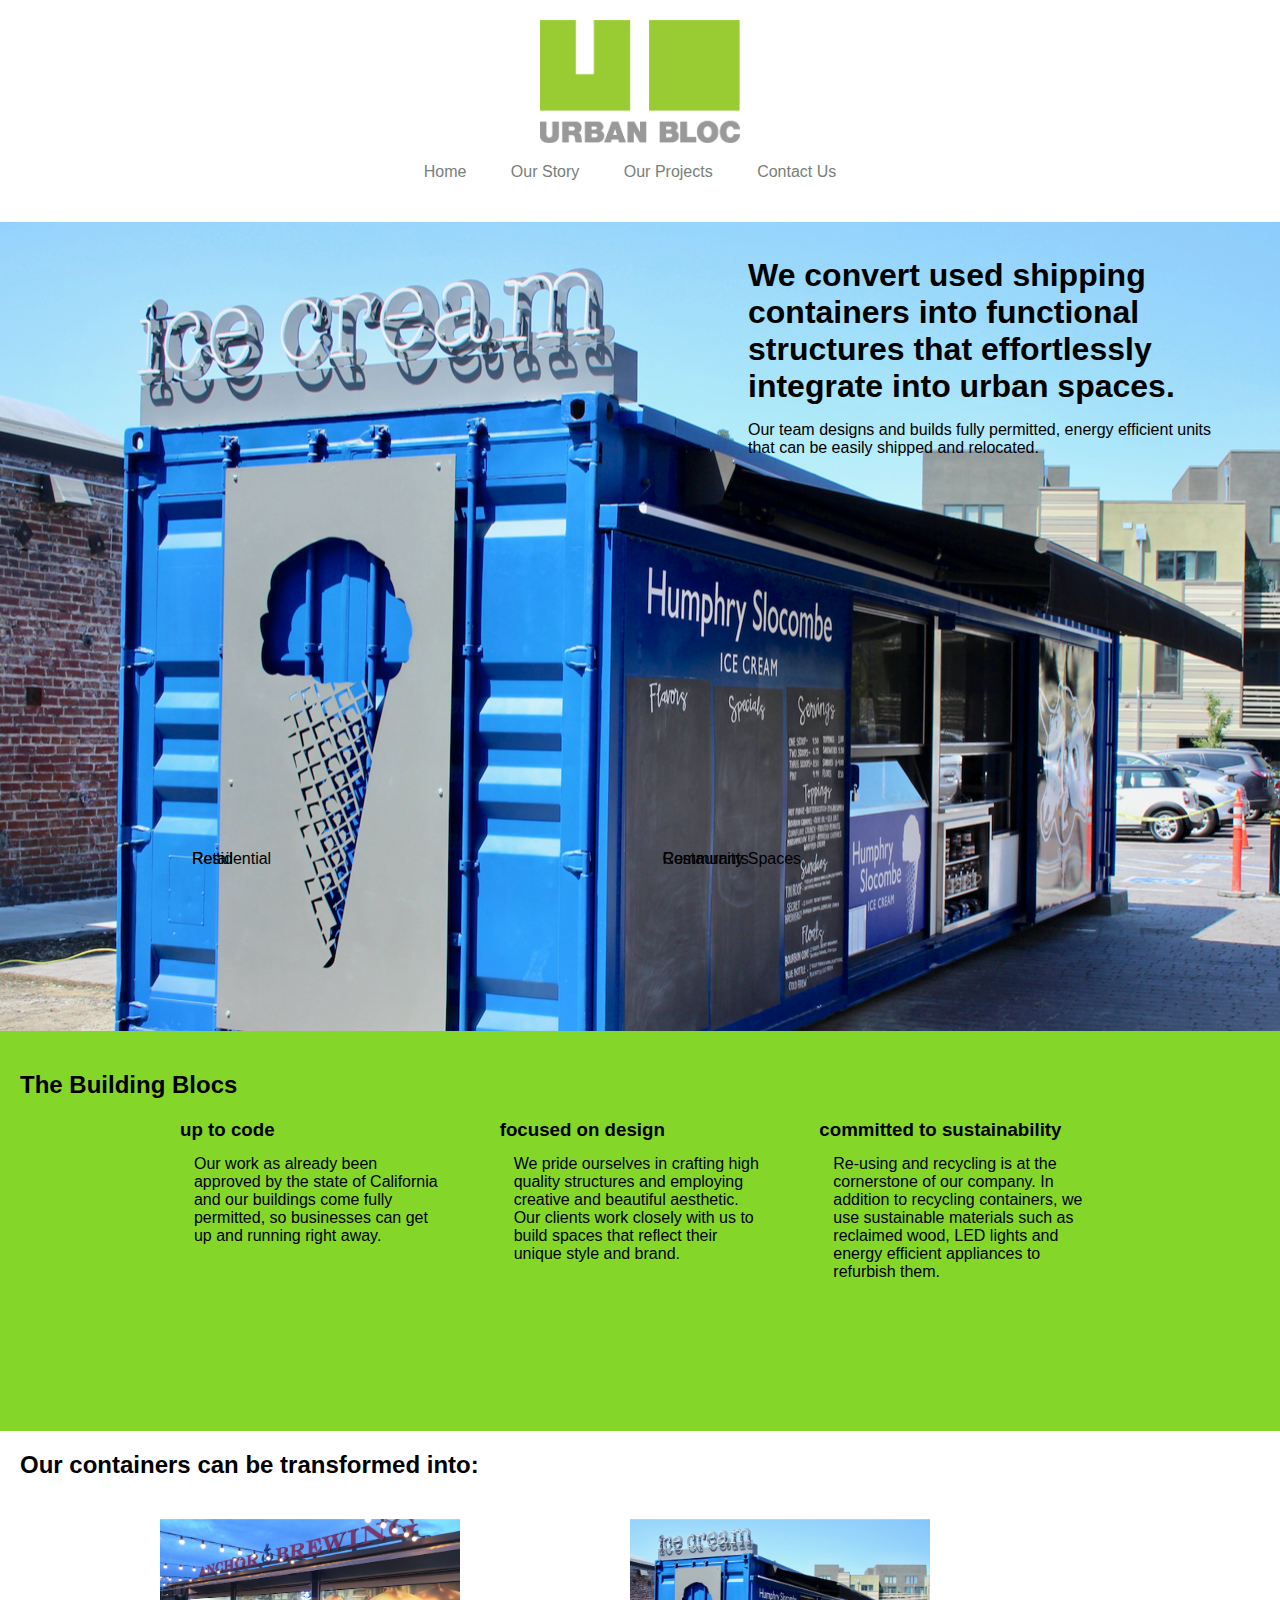
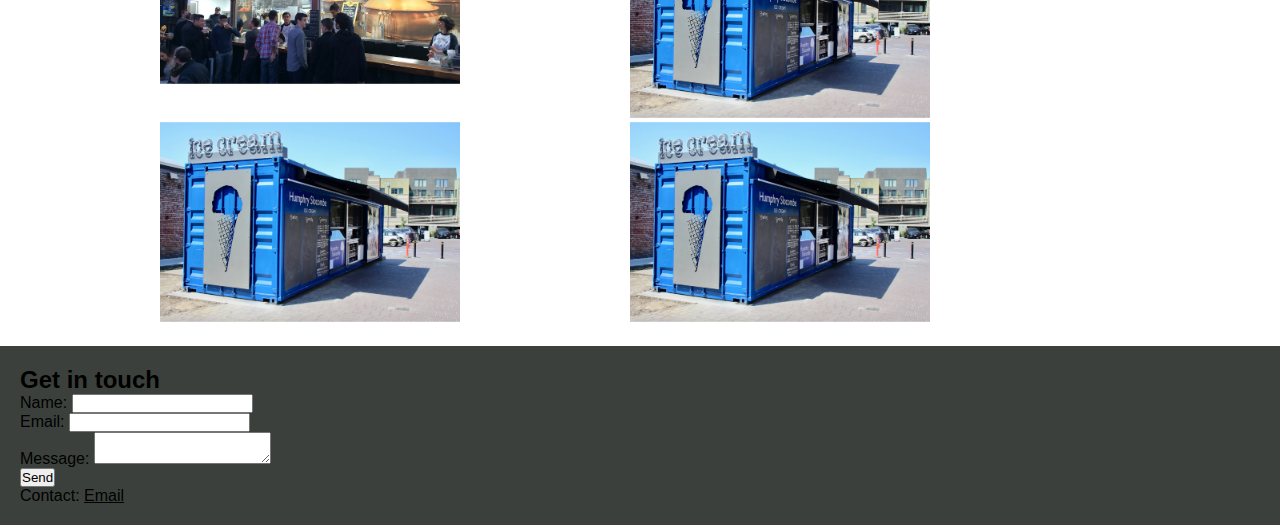
<file: unit_8/index.html>
<!DOCTYPE html>
<html>
<head>
	<title>Urban Bloc</title>
	<link rel="stylesheet" type="text/css" href="css/style.css">
</head>
<body>
	<div class="wrapper">
		<header>
			<img id="logo" src="images/logo.png" alt="Urban Bloc logo">
				<nav>
					<a href="#">Home</a>
					<a href="#">Our Story</a>
					<a href="#">Our Projects</a>
					<a href="#">Contact Us</a>
				</nav>
		</header>
		<section id="hero">
			<div class="intro">
				<h1>We convert used shipping containers into functional structures that effortlessly integrate into urban spaces.</h1>
				<p id="introtext">Our team designs and builds fully permitted, energy efficient units that can be easily shipped and relocated.</p>
			</div>
		</section>

		<section id="three_column" class="clearfix">
			<h2>The Building Blocs</h2>
			<div id=wrapper2>
				<div class="bb" id="left">
					<h3>up to code</h3>
					<p class="bbtext">Our work as already been approved by the state of California and our buildings come fully permitted, so businesses can get up and running right away.</p>
				</div>
				<div class="bb" id="center">
					<h3>focused on design</h3>
					<p class="bbtext">We pride ourselves in crafting high quality structures and employing creative and beautiful aesthetic. Our clients work closely with us to build spaces that reflect their unique style and brand. </p>
				</div>
				<div class="bb" id="right">
					<h3>committed to sustainability</h3>
					<p class="bbtext">Re-using and recycling is at the cornerstone of our company. In addition to recycling containers, we use sustainable materials such as reclaimed wood, LED lights and energy efficient appliances to refurbish them.</p>
				</div>
			</div>
		</section>

		<section id="projects" class="clearfix">
			<h2>Our containers can be transformed into:</h2>
			<ul id="wrapper3">
				<li>
					<img src="images/Hero1.png" alt="Anchor Brewing container">
					<p>Retail</p>
				</li>
				<li>
					<img src="images/Hero2.png" alt="Anchor Brewing container">
					<p>Restaurants</p>
				</li>
				<li>
					<img src="images/Hero2.png" alt="Anchor Brewing container">
					<p>Residential</p>
				</li>
				<li>
					<img src="images/Hero2.png" alt="Anchor Brewing container">
					<p>Community Spaces</p>
				</li>
			</ul>
		</section>

		<footer>
			<h2>Get in touch</h2>
				<div class="form">
					<label for="name">Name:</label>
					<input type="text" id="name" name="user_name">
				</div>
				<div class="form">
					<label for="mail">Email:</label>
					<input type="email" id="mail" name="user_mail">
				</div>
				<div>
					<label for="msg">Message:</label>
					<textarea id="msg" name="user_message"></textarea>
				</div>
				<div class="form" id="buttom">
					<button type="submit">Send</button>
				</div>
			<p>Contact: <a href="mailtomaddiemt8@gmail.com">Email</a></p>
		</footer>
	</div>
</body>
</html>
</file>
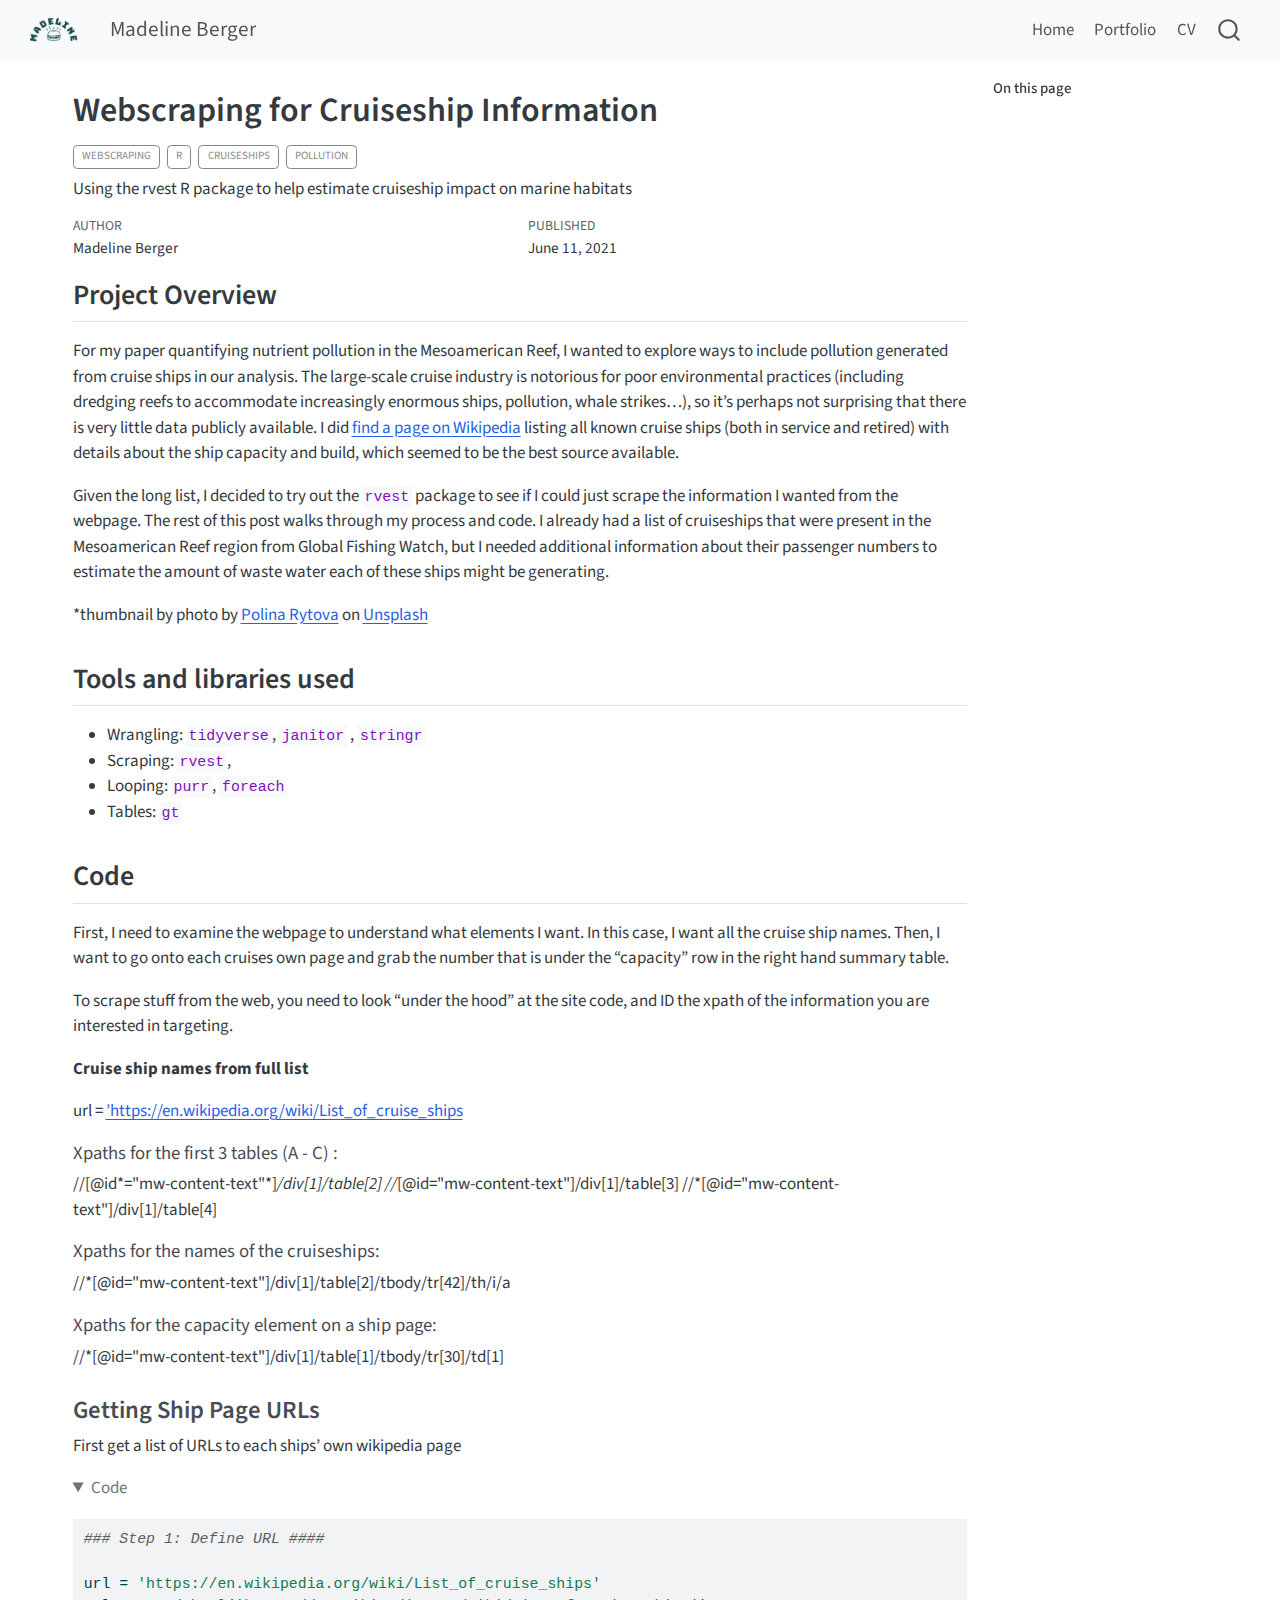
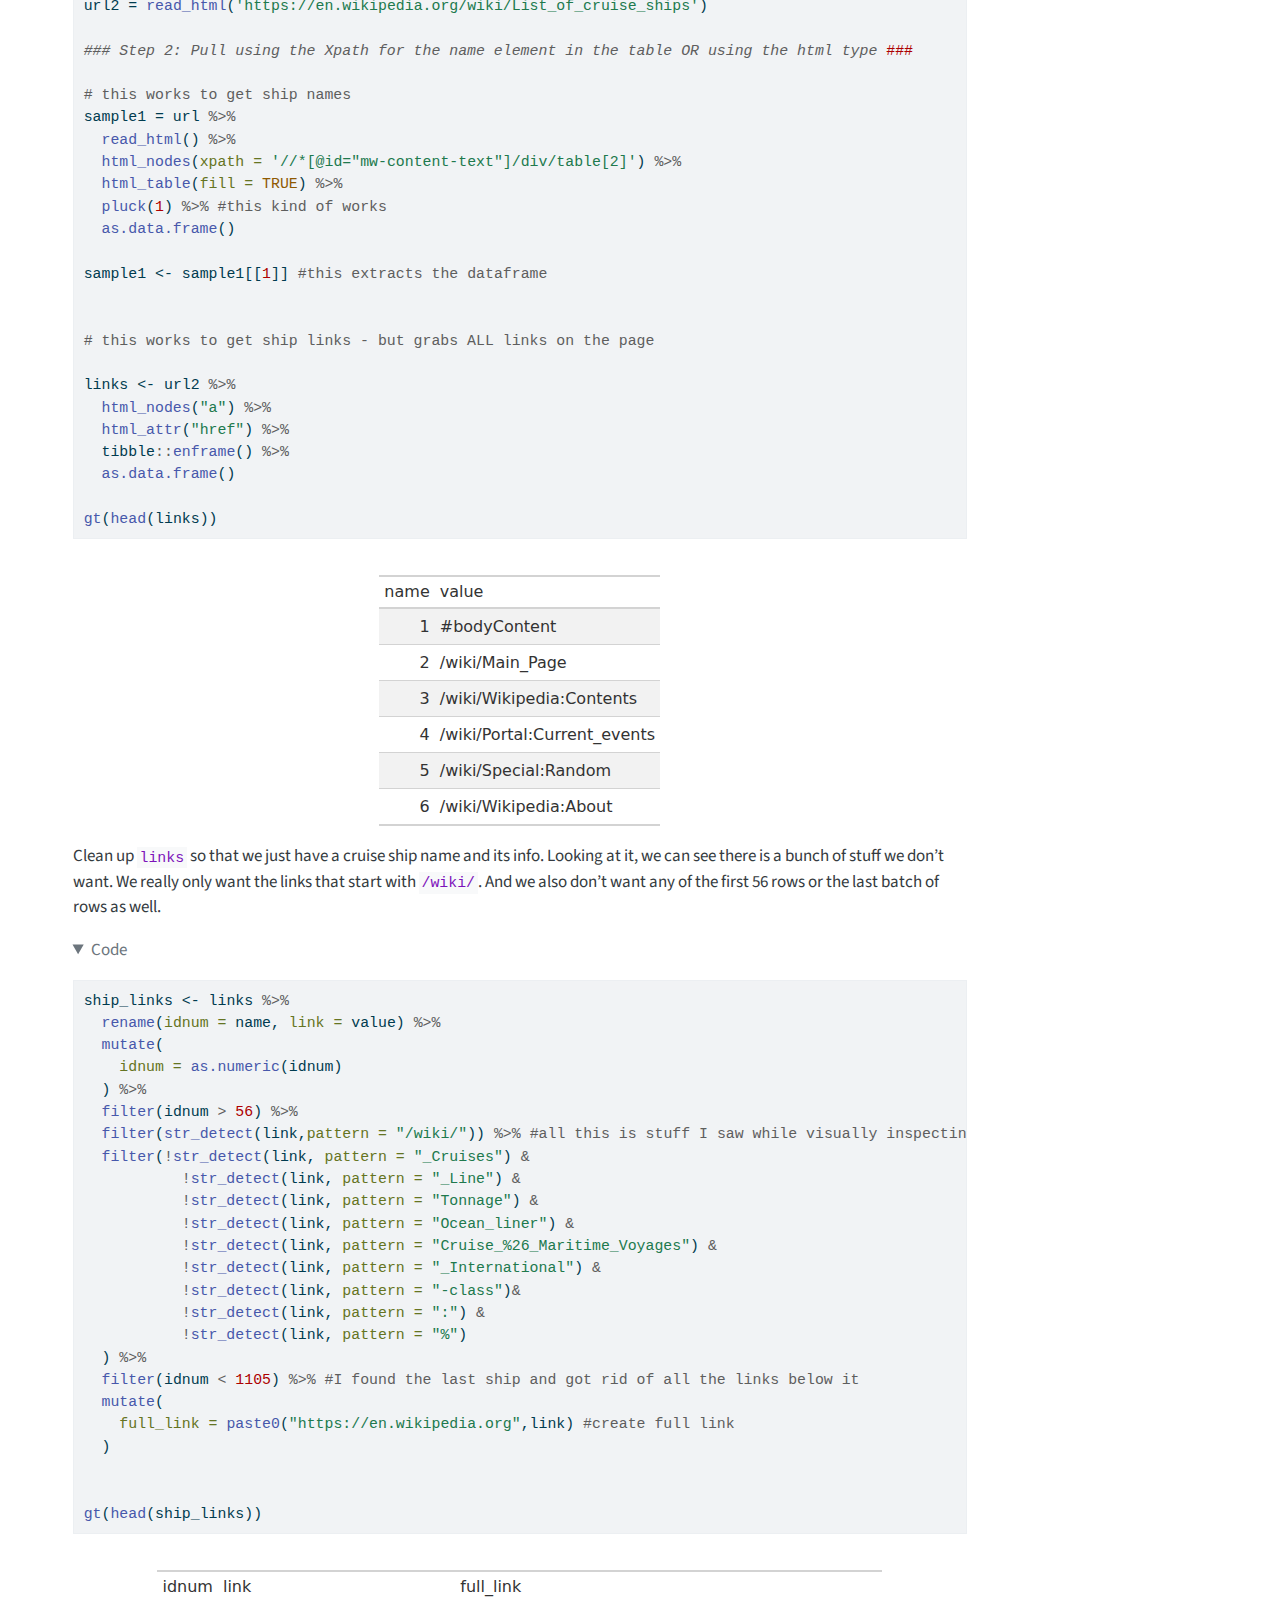
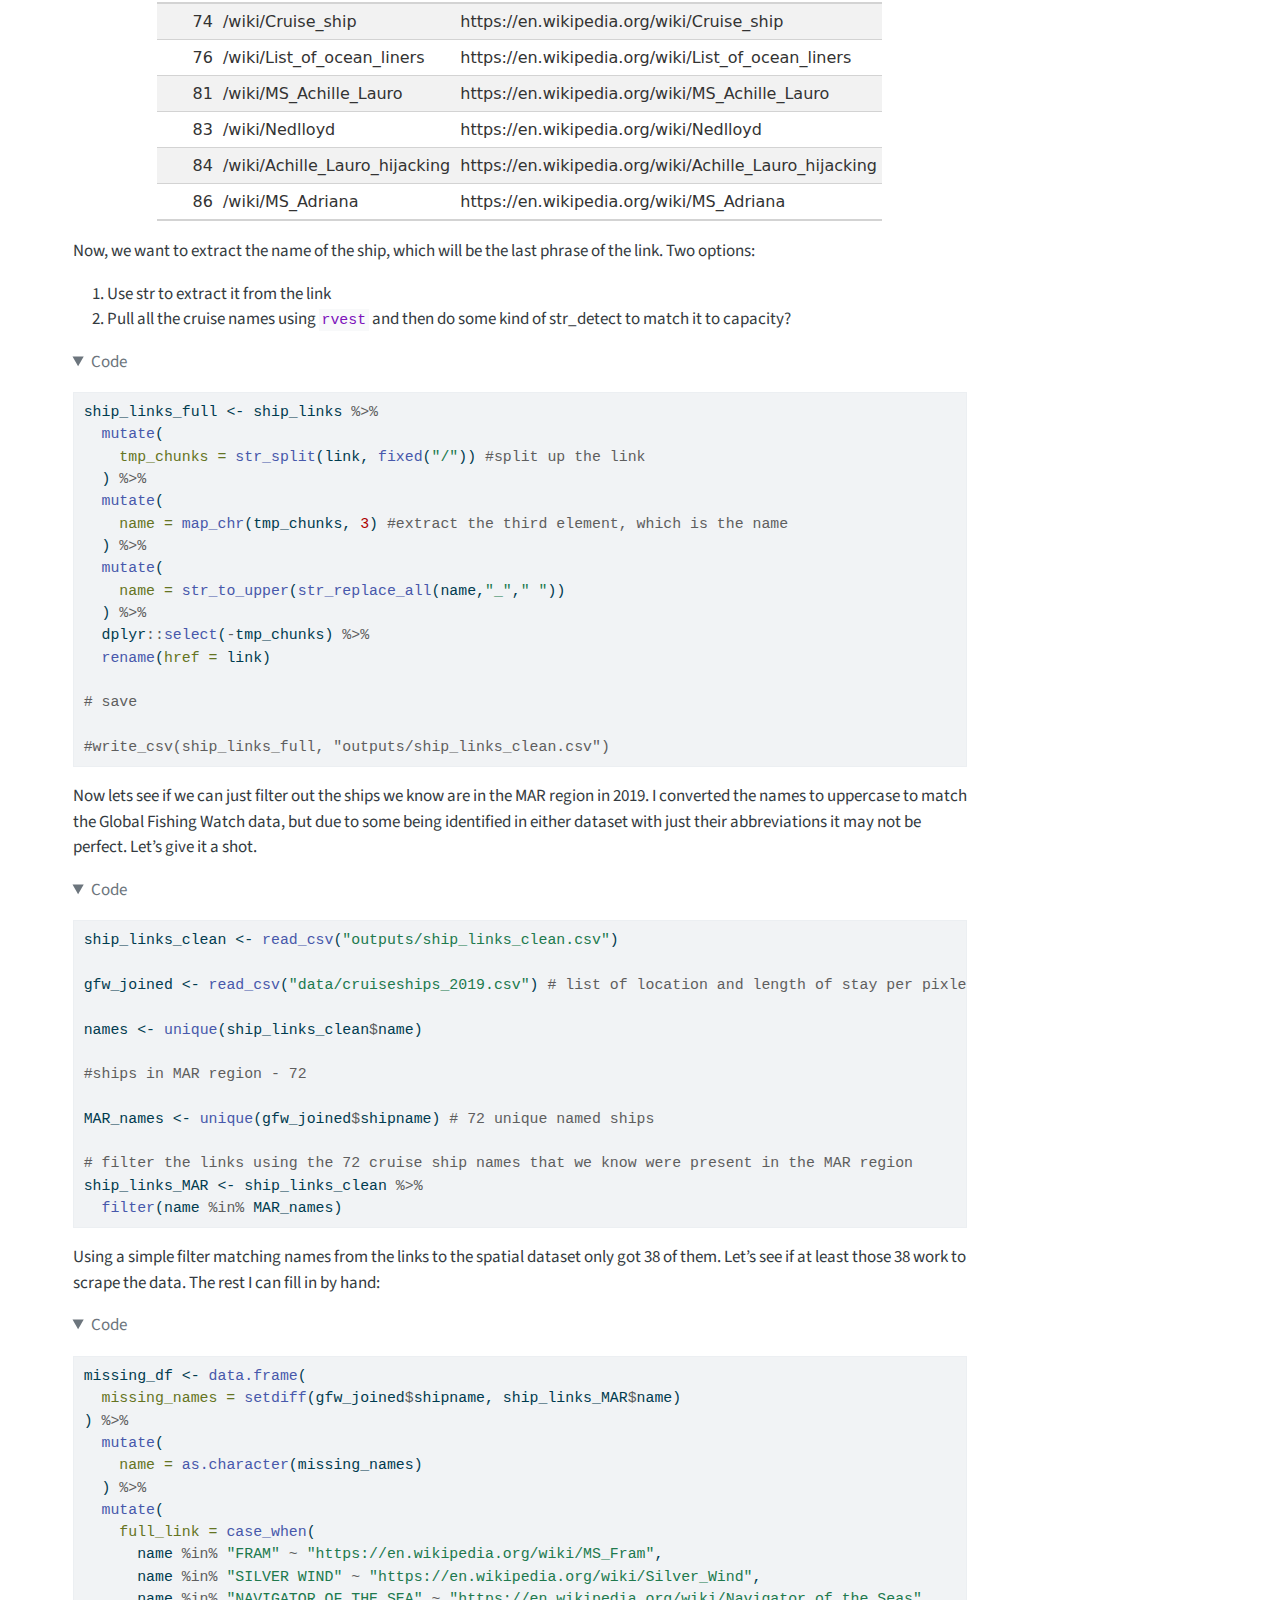
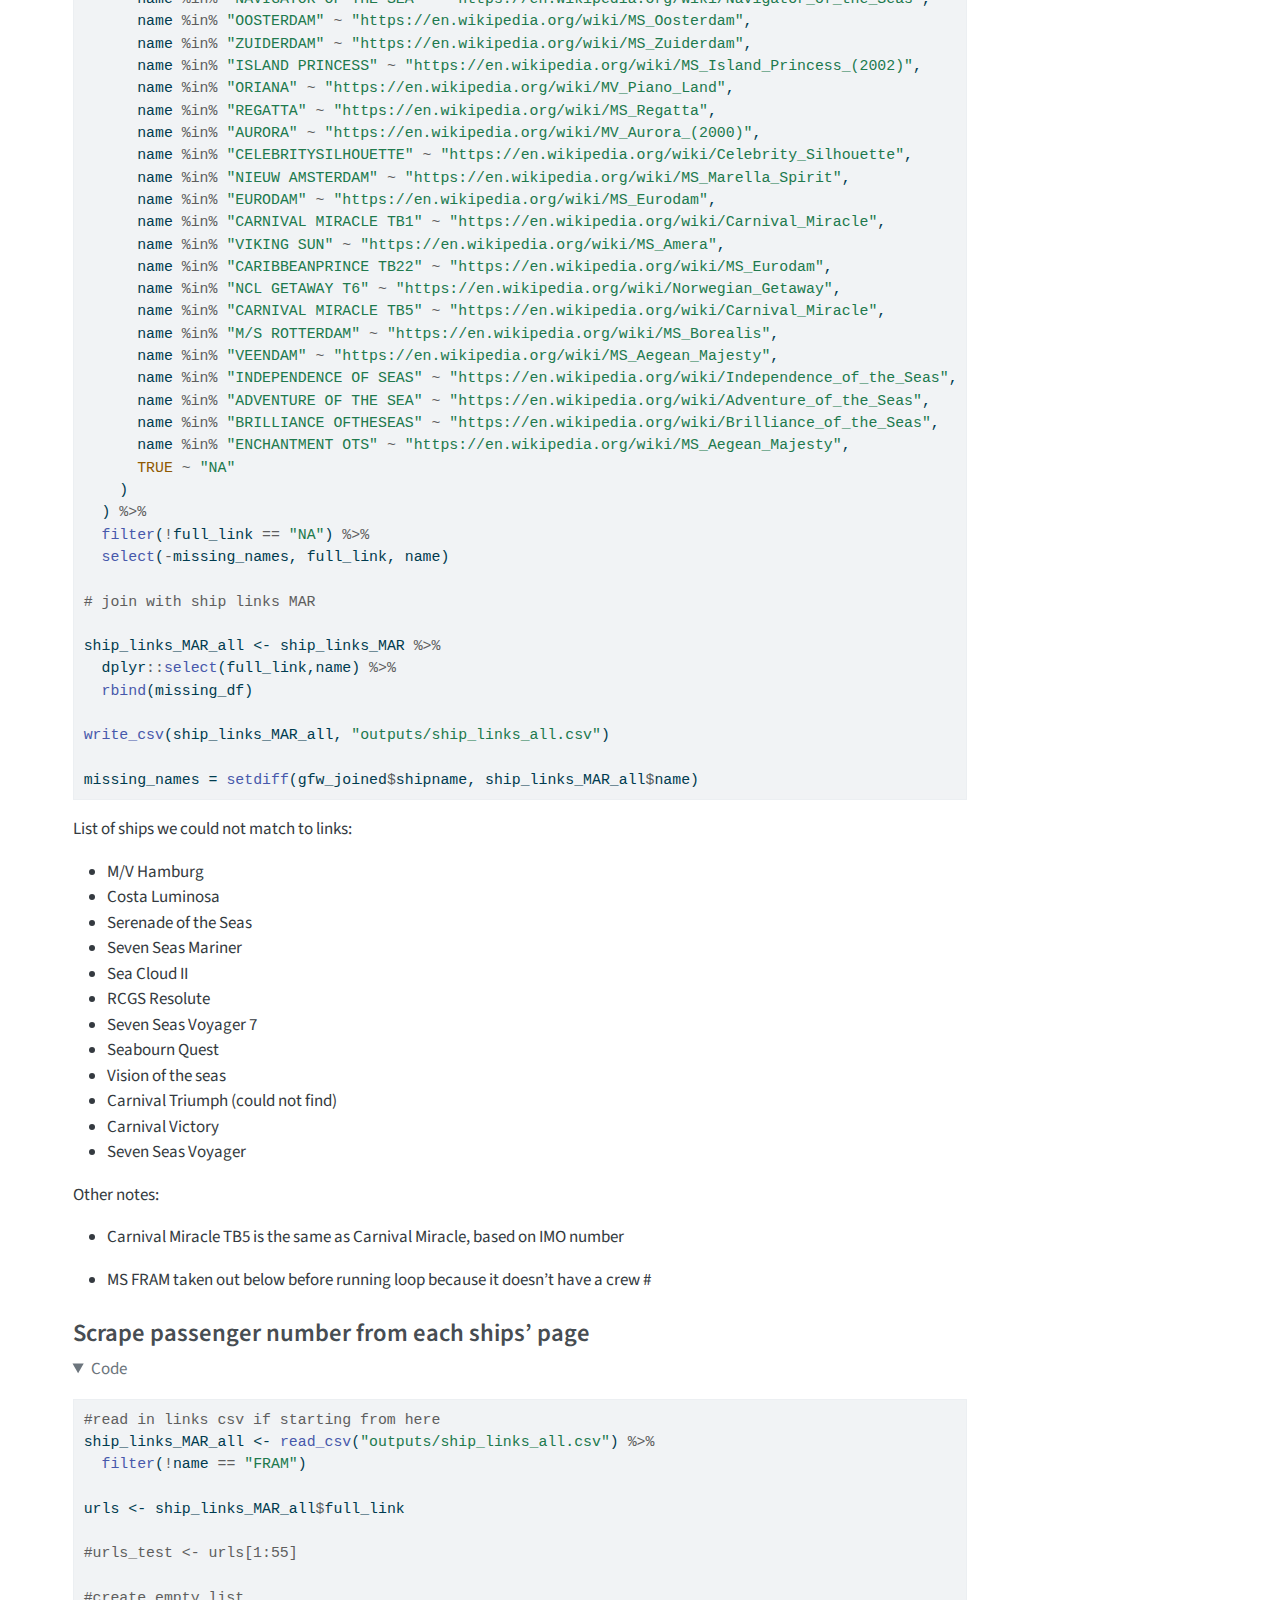
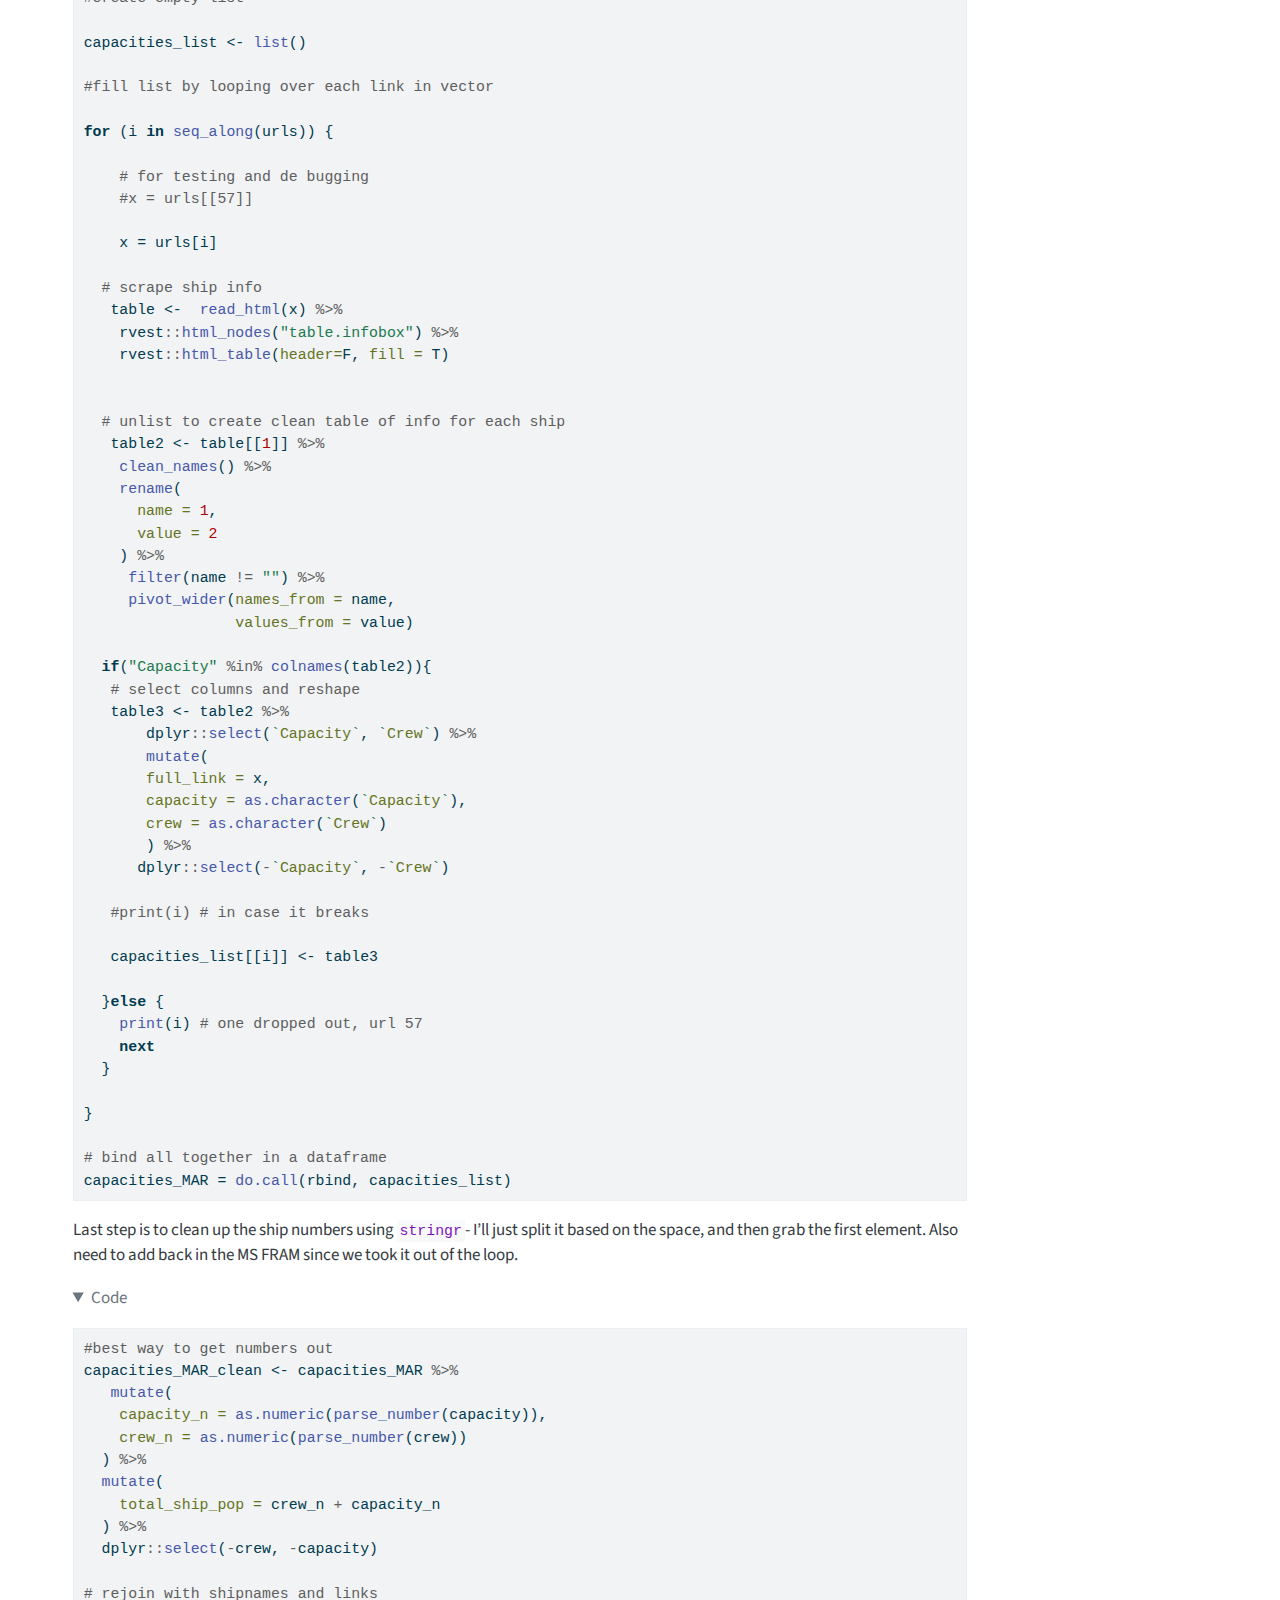
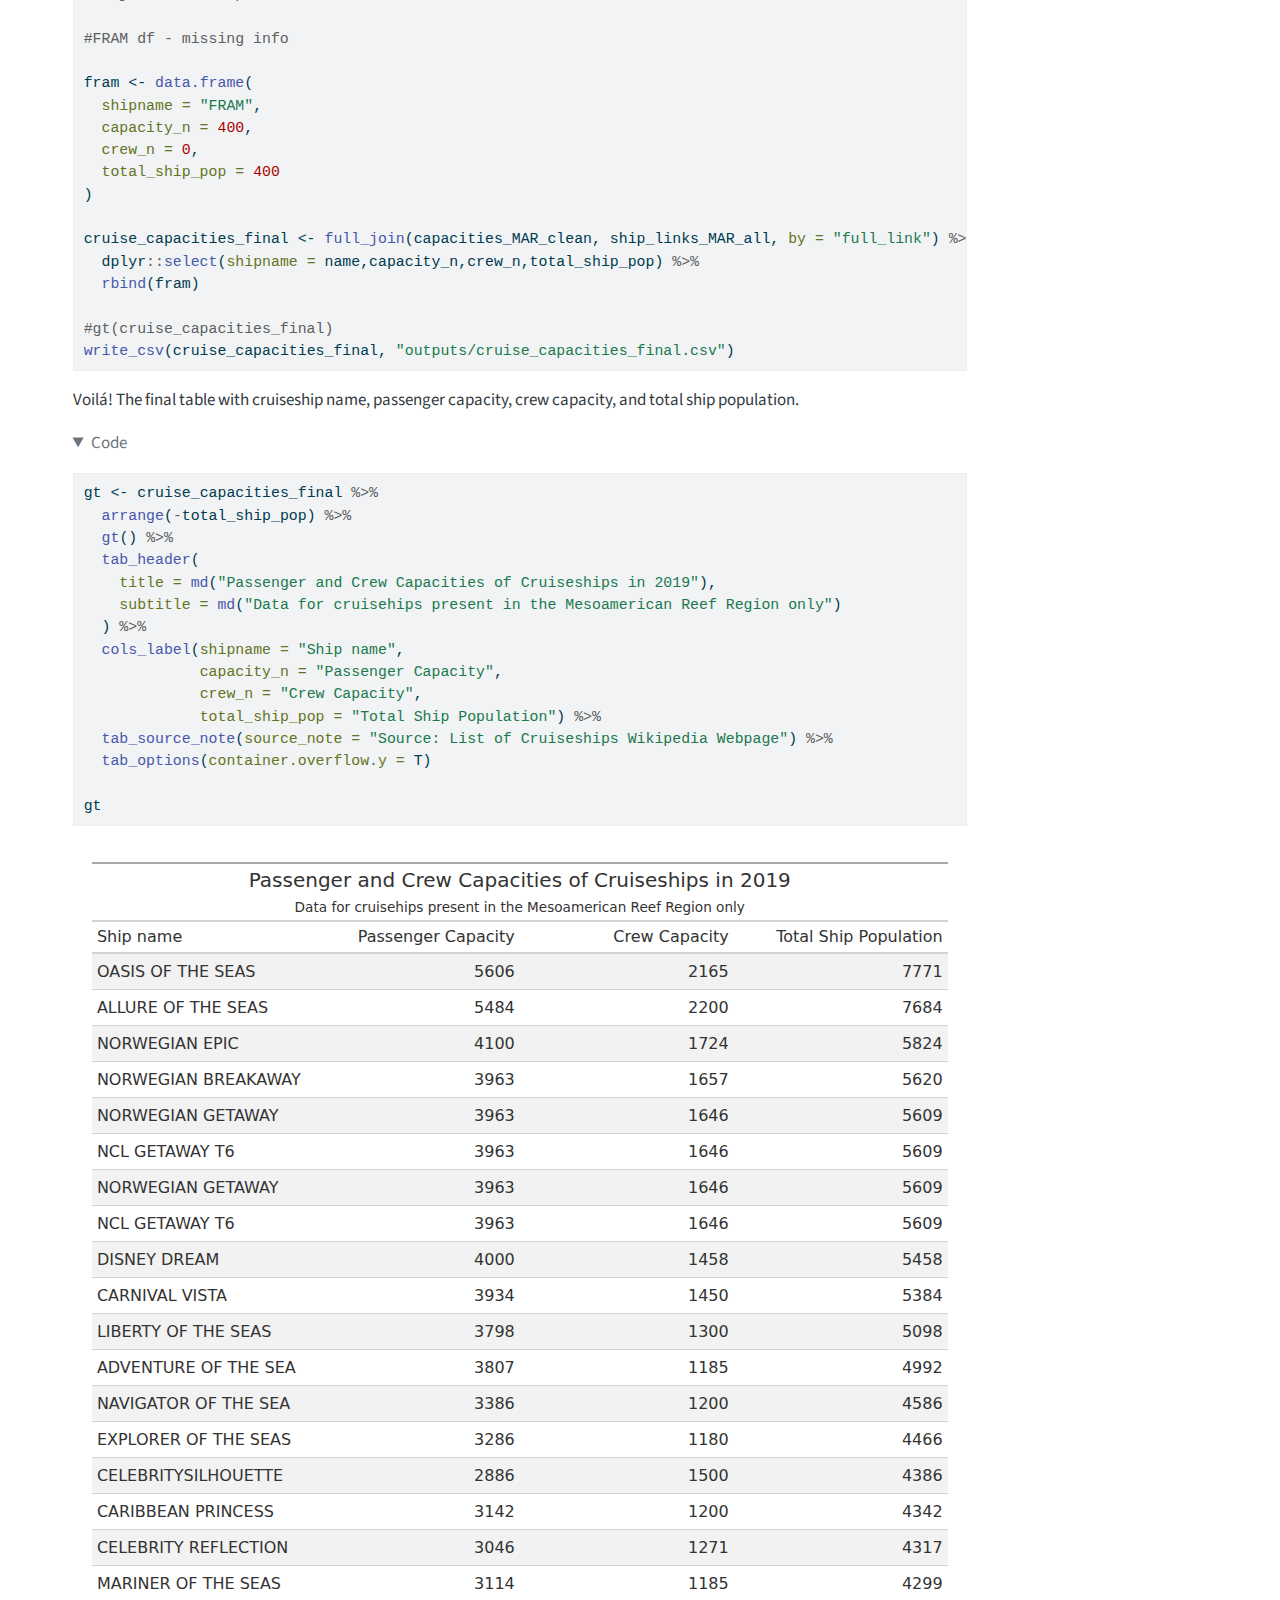
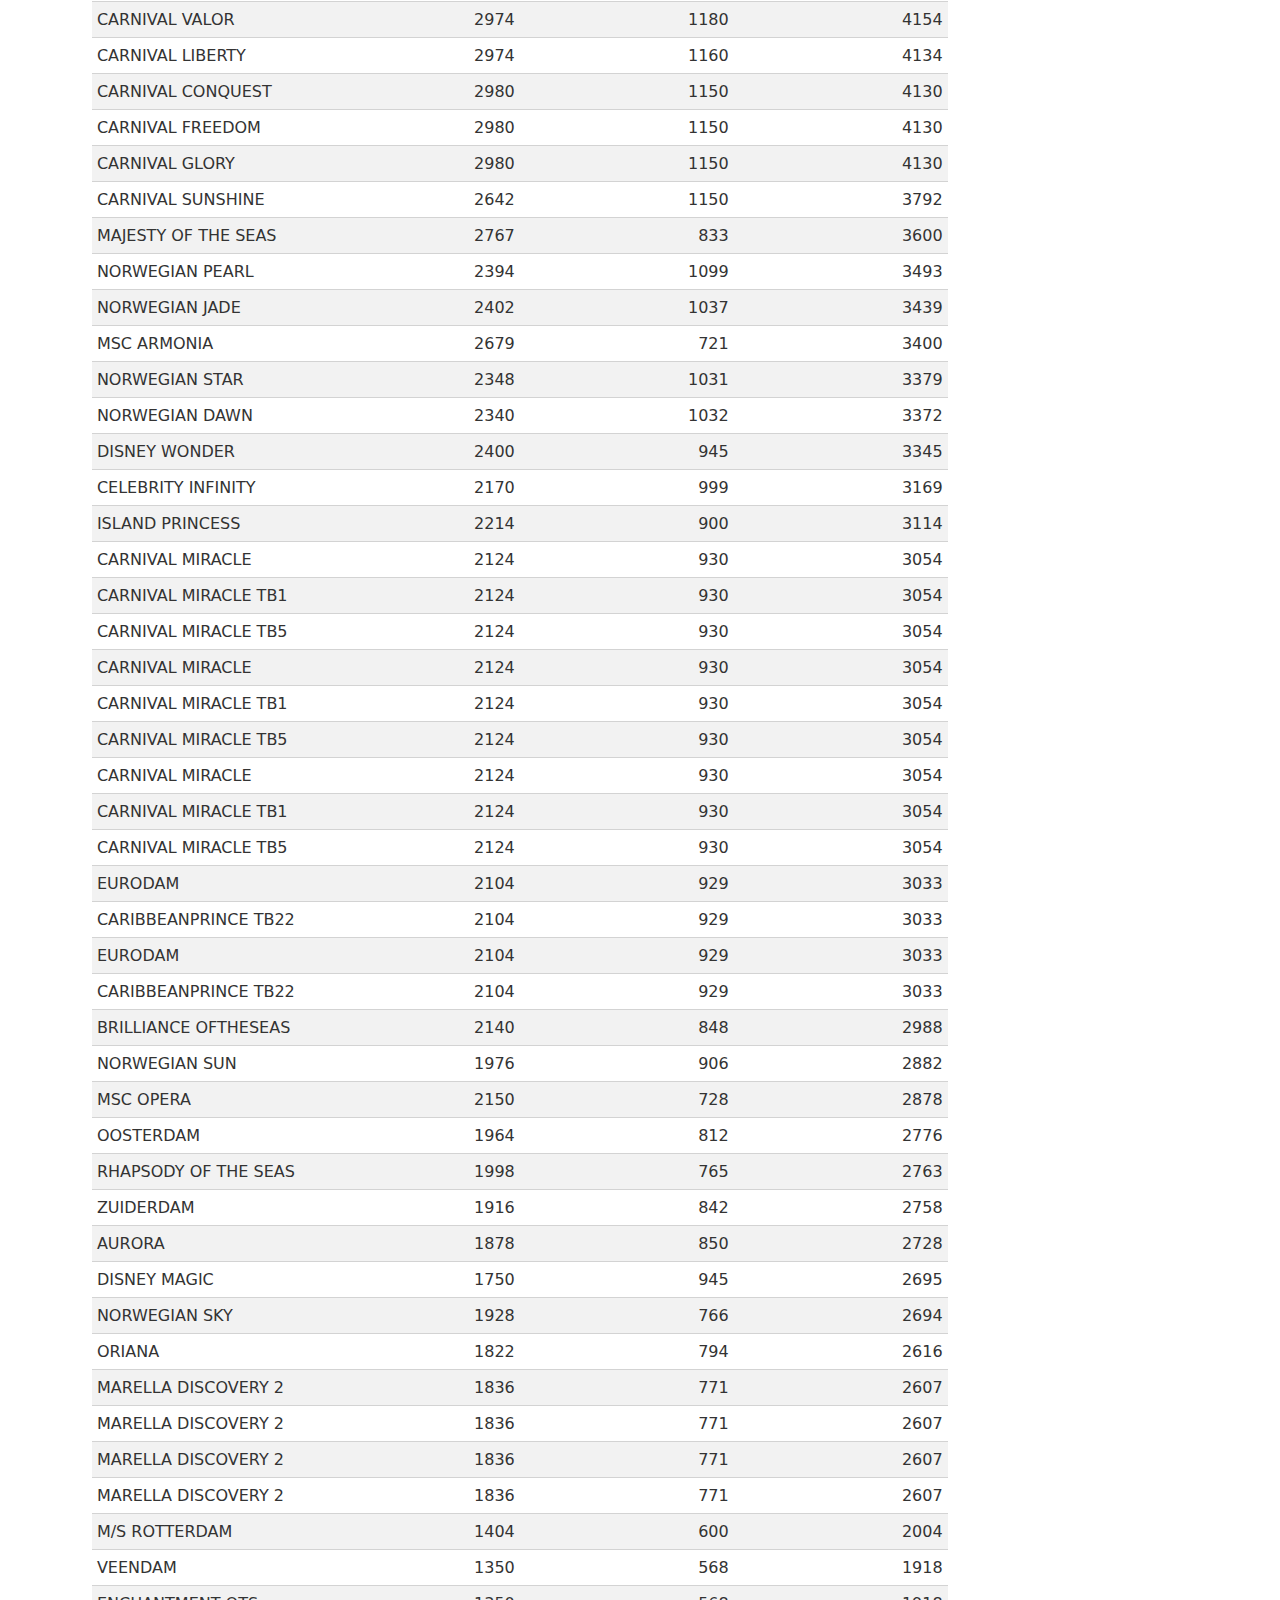
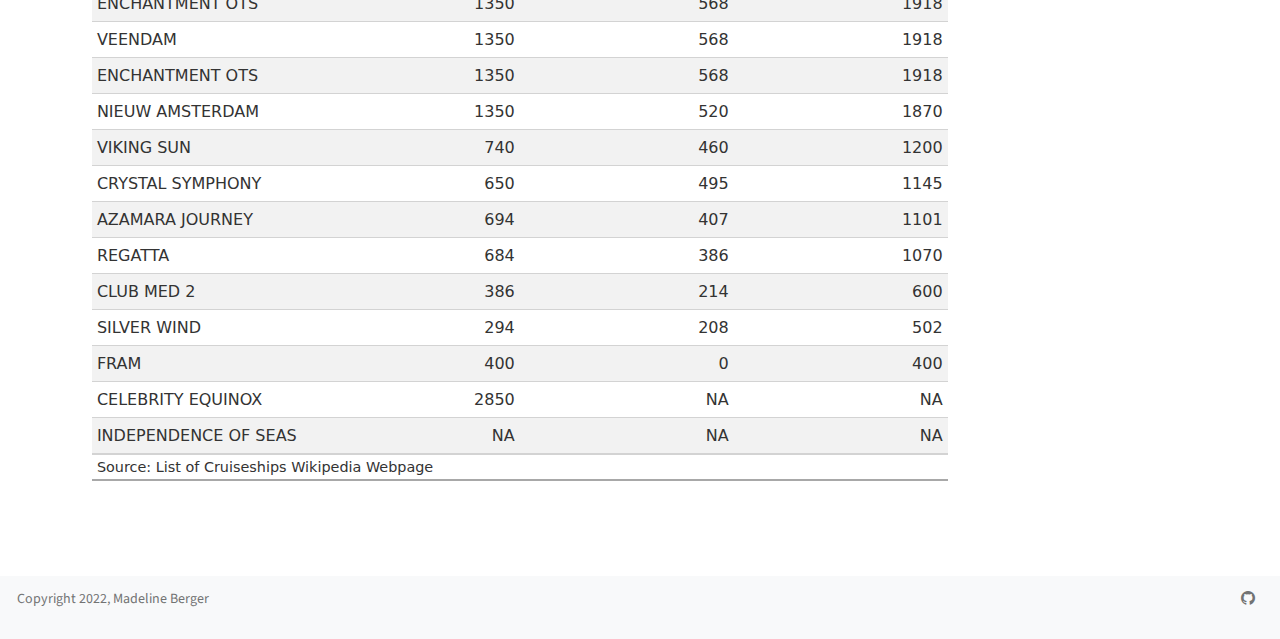
<file: docs/projects/Cruiseship-webscrape/index.html>
<!DOCTYPE html>
<html xmlns="http://www.w3.org/1999/xhtml" lang="en" xml:lang="en"><head>

<meta charset="utf-8">
<meta name="generator" content="quarto-1.7.31">

<meta name="viewport" content="width=device-width, initial-scale=1.0, user-scalable=yes">

<meta name="author" content="Madeline Berger">
<meta name="dcterms.date" content="2021-06-11">
<meta name="description" content="Using the rvest R package to help estimate cruiseship impact on marine habitats">

<title>Webscraping for Cruiseship Information –</title>
<style>
code{white-space: pre-wrap;}
span.smallcaps{font-variant: small-caps;}
div.columns{display: flex; gap: min(4vw, 1.5em);}
div.column{flex: auto; overflow-x: auto;}
div.hanging-indent{margin-left: 1.5em; text-indent: -1.5em;}
ul.task-list{list-style: none;}
ul.task-list li input[type="checkbox"] {
  width: 0.8em;
  margin: 0 0.8em 0.2em -1em; /* quarto-specific, see https://github.com/quarto-dev/quarto-cli/issues/4556 */ 
  vertical-align: middle;
}
/* CSS for syntax highlighting */
html { -webkit-text-size-adjust: 100%; }
pre > code.sourceCode { white-space: pre; position: relative; }
pre > code.sourceCode > span { display: inline-block; line-height: 1.25; }
pre > code.sourceCode > span:empty { height: 1.2em; }
.sourceCode { overflow: visible; }
code.sourceCode > span { color: inherit; text-decoration: inherit; }
div.sourceCode { margin: 1em 0; }
pre.sourceCode { margin: 0; }
@media screen {
div.sourceCode { overflow: auto; }
}
@media print {
pre > code.sourceCode { white-space: pre-wrap; }
pre > code.sourceCode > span { text-indent: -5em; padding-left: 5em; }
}
pre.numberSource code
  { counter-reset: source-line 0; }
pre.numberSource code > span
  { position: relative; left: -4em; counter-increment: source-line; }
pre.numberSource code > span > a:first-child::before
  { content: counter(source-line);
    position: relative; left: -1em; text-align: right; vertical-align: baseline;
    border: none; display: inline-block;
    -webkit-touch-callout: none; -webkit-user-select: none;
    -khtml-user-select: none; -moz-user-select: none;
    -ms-user-select: none; user-select: none;
    padding: 0 4px; width: 4em;
  }
pre.numberSource { margin-left: 3em;  padding-left: 4px; }
div.sourceCode
  {   }
@media screen {
pre > code.sourceCode > span > a:first-child::before { text-decoration: underline; }
}
</style>


<script src="../../site_libs/quarto-nav/quarto-nav.js"></script>
<script src="../../site_libs/quarto-nav/headroom.min.js"></script>
<script src="../../site_libs/clipboard/clipboard.min.js"></script>
<script src="../../site_libs/quarto-search/autocomplete.umd.js"></script>
<script src="../../site_libs/quarto-search/fuse.min.js"></script>
<script src="../../site_libs/quarto-search/quarto-search.js"></script>
<meta name="quarto:offset" content="../../">
<link href="../../images/logos/green_burger.png" rel="icon" type="image/png">
<script src="../../site_libs/quarto-html/quarto.js" type="module"></script>
<script src="../../site_libs/quarto-html/tabsets/tabsets.js" type="module"></script>
<script src="../../site_libs/quarto-html/popper.min.js"></script>
<script src="../../site_libs/quarto-html/tippy.umd.min.js"></script>
<script src="../../site_libs/quarto-html/anchor.min.js"></script>
<link href="../../site_libs/quarto-html/tippy.css" rel="stylesheet">
<link href="../../site_libs/quarto-html/quarto-syntax-highlighting-e1a5c8363afafaef2c763b6775fbf3ca.css" rel="stylesheet" id="quarto-text-highlighting-styles">
<script src="../../site_libs/bootstrap/bootstrap.min.js"></script>
<link href="../../site_libs/bootstrap/bootstrap-icons.css" rel="stylesheet">
<link href="../../site_libs/bootstrap/bootstrap-800d58d8a656452b2cf839acf4fa445e.min.css" rel="stylesheet" append-hash="true" id="quarto-bootstrap" data-mode="light">
<script id="quarto-search-options" type="application/json">{
  "location": "navbar",
  "copy-button": false,
  "collapse-after": 3,
  "panel-placement": "end",
  "type": "overlay",
  "limit": 50,
  "keyboard-shortcut": [
    "f",
    "/",
    "s"
  ],
  "show-item-context": false,
  "language": {
    "search-no-results-text": "No results",
    "search-matching-documents-text": "matching documents",
    "search-copy-link-title": "Copy link to search",
    "search-hide-matches-text": "Hide additional matches",
    "search-more-match-text": "more match in this document",
    "search-more-matches-text": "more matches in this document",
    "search-clear-button-title": "Clear",
    "search-text-placeholder": "",
    "search-detached-cancel-button-title": "Cancel",
    "search-submit-button-title": "Submit",
    "search-label": "Search"
  }
}</script>


<link rel="stylesheet" href="../../styles.css">
</head>

<body class="nav-fixed quarto-light">

<div id="quarto-search-results"></div>
  <header id="quarto-header" class="headroom fixed-top">
    <nav class="navbar navbar-expand-lg " data-bs-theme="dark">
      <div class="navbar-container container-fluid">
      <div class="navbar-brand-container mx-auto">
    <a href="../../index.html" class="navbar-brand navbar-brand-logo">
    <img src="../../images/logos/name_icon_giant.png" alt="" class="navbar-logo">
    </a>
    <a class="navbar-brand" href="../../index.html">
    <span class="navbar-title">Madeline Berger</span>
    </a>
  </div>
            <div id="quarto-search" class="" title="Search"></div>
          <button class="navbar-toggler" type="button" data-bs-toggle="collapse" data-bs-target="#navbarCollapse" aria-controls="navbarCollapse" role="menu" aria-expanded="false" aria-label="Toggle navigation" onclick="if (window.quartoToggleHeadroom) { window.quartoToggleHeadroom(); }">
  <span class="navbar-toggler-icon"></span>
</button>
          <div class="collapse navbar-collapse" id="navbarCollapse">
            <ul class="navbar-nav navbar-nav-scroll ms-auto">
  <li class="nav-item">
    <a class="nav-link" href="../../index.html"> 
<span class="menu-text">Home</span></a>
  </li>  
  <li class="nav-item">
    <a class="nav-link" href="../../posts.html"> 
<span class="menu-text">Portfolio</span></a>
  </li>  
  <li class="nav-item">
    <a class="nav-link" href="../../CV/MBerger_CV.pdf"> 
<span class="menu-text">CV</span></a>
  </li>  
</ul>
          </div> <!-- /navcollapse -->
            <div class="quarto-navbar-tools">
</div>
      </div> <!-- /container-fluid -->
    </nav>
</header>
<!-- content -->
<div id="quarto-content" class="quarto-container page-columns page-rows-contents page-layout-full page-navbar">
<!-- sidebar -->
<!-- margin-sidebar -->
    <div id="quarto-margin-sidebar" class="sidebar margin-sidebar">
        <nav id="TOC" role="doc-toc" class="toc-active">
    <h2 id="toc-title">On this page</h2>
   
  <ul class="collapse">
  <li><a href="#project-overview" id="toc-project-overview" class="nav-link active" data-scroll-target="#project-overview">Project Overview</a></li>
  <li><a href="#tools-and-libraries-used" id="toc-tools-and-libraries-used" class="nav-link" data-scroll-target="#tools-and-libraries-used">Tools and libraries used</a></li>
  <li><a href="#code" id="toc-code" class="nav-link" data-scroll-target="#code">Code</a></li>
  </ul>
</nav>
    </div>
<!-- main -->
<main class="content column-page-left" id="quarto-document-content">

<header id="title-block-header" class="quarto-title-block default">
<div class="quarto-title">
<h1 class="title">Webscraping for Cruiseship Information</h1>
  <div class="quarto-categories">
    <div class="quarto-category">Webscraping</div>
    <div class="quarto-category">R</div>
    <div class="quarto-category">Cruiseships</div>
    <div class="quarto-category">Pollution</div>
  </div>
  </div>

<div>
  <div class="description">
    Using the rvest R package to help estimate cruiseship impact on marine habitats
  </div>
</div>


<div class="quarto-title-meta column-page-left">

    <div>
    <div class="quarto-title-meta-heading">Author</div>
    <div class="quarto-title-meta-contents">
             <p>Madeline Berger </p>
          </div>
  </div>
    
    <div>
    <div class="quarto-title-meta-heading">Published</div>
    <div class="quarto-title-meta-contents">
      <p class="date">June 11, 2021</p>
    </div>
  </div>
  
    
  </div>
  


</header>


<section id="project-overview" class="level2">
<h2 class="anchored" data-anchor-id="project-overview">Project Overview</h2>
<p>For my paper quantifying nutrient pollution in the Mesoamerican Reef, I wanted to explore ways to include pollution generated from cruise ships in our analysis. The large-scale cruise industry is notorious for poor environmental practices (including dredging reefs to accommodate increasingly enormous ships, pollution, whale strikes…), so it’s perhaps not surprising that there is very little data publicly available. I did <a href="https://en.wikipedia.org/wiki/List_of_cruise_ships">find a page on Wikipedia</a> listing all known cruise ships (both in service and retired) with details about the ship capacity and build, which seemed to be the best source available.</p>
<p>Given the long list, I decided to try out the <code>rvest</code> package to see if I could just scrape the information I wanted from the webpage. The rest of this post walks through my process and code. I already had a list of cruiseships that were present in the Mesoamerican Reef region from Global Fishing Watch, but I needed additional information about their passenger numbers to estimate the amount of waste water each of these ships might be generating.</p>
<p>*thumbnail by photo by <a href="https://unsplash.com/@polina_art?utm_content=creditCopyText&amp;utm_medium=referral&amp;utm_source=unsplash">Polina Rytova</a> on <a href="https://unsplash.com/photos/aerial-photography-of-white-and-brown-cruise-ship-on-water-1AUe0hwdC3o?utm_content=creditCopyText&amp;utm_medium=referral&amp;utm_source=unsplash">Unsplash</a></p>
</section>
<section id="tools-and-libraries-used" class="level2">
<h2 class="anchored" data-anchor-id="tools-and-libraries-used">Tools and libraries used</h2>
<ul>
<li>Wrangling: <code>tidyverse</code>, <code>janitor</code> , <code>stringr</code></li>
<li>Scraping: <code>rvest</code>,</li>
<li>Looping: <code>purr</code>, <code>foreach</code></li>
<li>Tables: <code>gt</code></li>
</ul>
</section>
<section id="code" class="level2">
<h2 class="anchored" data-anchor-id="code">Code</h2>
<p>First, I need to examine the webpage to understand what elements I want. In this case, I want all the cruise ship names. Then, I want to go onto each cruises own page and grab the number that is under the “capacity” row in the right hand summary table.</p>
<p>To scrape stuff from the web, you need to look “under the hood” at the site code, and ID the xpath of the information you are interested in targeting.</p>
<p><strong>Cruise ship names from full list</strong></p>
<p>url = <a href="https://en.wikipedia.org/wiki/List_of_cruise_ships">’https://en.wikipedia.org/wiki/List_of_cruise_ships</a></p>
<section id="xpaths-for-the-first-3-tables-a---c" class="level5">
<h5 class="anchored" data-anchor-id="xpaths-for-the-first-3-tables-a---c">Xpaths for the first 3 tables (A - C) :</h5>
<p>//<span class="citation" data-cites="id">[@id*="mw-content-text"*]</span><em>/div[1]/table[2] //</em><span class="citation" data-cites="id">[@id="mw-content-text"]</span>/div[1]/table[3] //*<span class="citation" data-cites="id">[@id="mw-content-text"]</span>/div[1]/table[4]</p>
</section>
<section id="xpaths-for-the-names-of-the-cruiseships" class="level5">
<h5 class="anchored" data-anchor-id="xpaths-for-the-names-of-the-cruiseships">Xpaths for the names of the cruiseships:</h5>
<p>//*<span class="citation" data-cites="id">[@id="mw-content-text"]</span>/div[1]/table[2]/tbody/tr[42]/th/i/a</p>
</section>
<section id="xpaths-for-the-capacity-element-on-a-ship-page" class="level5">
<h5 class="anchored" data-anchor-id="xpaths-for-the-capacity-element-on-a-ship-page">Xpaths for the capacity element on a ship page:</h5>
<p>//*<span class="citation" data-cites="id">[@id="mw-content-text"]</span>/div[1]/table[1]/tbody/tr[30]/td[1]</p>
</section>
<section id="getting-ship-page-urls" class="level3">
<h3 class="anchored" data-anchor-id="getting-ship-page-urls">Getting Ship Page URLs</h3>
<p>First get a list of URLs to each ships’ own wikipedia page</p>
<div class="cell">
<details open="" class="code-fold">
<summary>Code</summary>
<div class="sourceCode cell-code" id="cb1"><pre class="sourceCode r code-with-copy"><code class="sourceCode r"><span id="cb1-1"><a href="#cb1-1" aria-hidden="true" tabindex="-1"></a><span class="do">### Step 1: Define URL ####</span></span>
<span id="cb1-2"><a href="#cb1-2" aria-hidden="true" tabindex="-1"></a></span>
<span id="cb1-3"><a href="#cb1-3" aria-hidden="true" tabindex="-1"></a>url <span class="ot">=</span> <span class="st">'https://en.wikipedia.org/wiki/List_of_cruise_ships'</span></span>
<span id="cb1-4"><a href="#cb1-4" aria-hidden="true" tabindex="-1"></a>url2 <span class="ot">=</span> <span class="fu">read_html</span>(<span class="st">'https://en.wikipedia.org/wiki/List_of_cruise_ships'</span>)</span>
<span id="cb1-5"><a href="#cb1-5" aria-hidden="true" tabindex="-1"></a></span>
<span id="cb1-6"><a href="#cb1-6" aria-hidden="true" tabindex="-1"></a><span class="do">### Step 2: Pull using the Xpath for the name element in the table OR using the html type </span><span class="al">###</span></span>
<span id="cb1-7"><a href="#cb1-7" aria-hidden="true" tabindex="-1"></a></span>
<span id="cb1-8"><a href="#cb1-8" aria-hidden="true" tabindex="-1"></a><span class="co"># this works to get ship names</span></span>
<span id="cb1-9"><a href="#cb1-9" aria-hidden="true" tabindex="-1"></a>sample1 <span class="ot">=</span> url <span class="sc">%&gt;%</span></span>
<span id="cb1-10"><a href="#cb1-10" aria-hidden="true" tabindex="-1"></a>  <span class="fu">read_html</span>() <span class="sc">%&gt;%</span></span>
<span id="cb1-11"><a href="#cb1-11" aria-hidden="true" tabindex="-1"></a>  <span class="fu">html_nodes</span>(<span class="at">xpath =</span> <span class="st">'//*[@id="mw-content-text"]/div/table[2]'</span>) <span class="sc">%&gt;%</span></span>
<span id="cb1-12"><a href="#cb1-12" aria-hidden="true" tabindex="-1"></a>  <span class="fu">html_table</span>(<span class="at">fill =</span> <span class="cn">TRUE</span>) <span class="sc">%&gt;%</span> </span>
<span id="cb1-13"><a href="#cb1-13" aria-hidden="true" tabindex="-1"></a>  <span class="fu">pluck</span>(<span class="dv">1</span>) <span class="sc">%&gt;%</span> <span class="co">#this kind of works</span></span>
<span id="cb1-14"><a href="#cb1-14" aria-hidden="true" tabindex="-1"></a>  <span class="fu">as.data.frame</span>()</span>
<span id="cb1-15"><a href="#cb1-15" aria-hidden="true" tabindex="-1"></a></span>
<span id="cb1-16"><a href="#cb1-16" aria-hidden="true" tabindex="-1"></a>sample1 <span class="ot">&lt;-</span> sample1[[<span class="dv">1</span>]] <span class="co">#this extracts the dataframe</span></span>
<span id="cb1-17"><a href="#cb1-17" aria-hidden="true" tabindex="-1"></a></span>
<span id="cb1-18"><a href="#cb1-18" aria-hidden="true" tabindex="-1"></a></span>
<span id="cb1-19"><a href="#cb1-19" aria-hidden="true" tabindex="-1"></a><span class="co"># this works to get ship links - but grabs ALL links on the page</span></span>
<span id="cb1-20"><a href="#cb1-20" aria-hidden="true" tabindex="-1"></a></span>
<span id="cb1-21"><a href="#cb1-21" aria-hidden="true" tabindex="-1"></a>links <span class="ot">&lt;-</span> url2 <span class="sc">%&gt;%</span> </span>
<span id="cb1-22"><a href="#cb1-22" aria-hidden="true" tabindex="-1"></a>  <span class="fu">html_nodes</span>(<span class="st">"a"</span>) <span class="sc">%&gt;%</span> </span>
<span id="cb1-23"><a href="#cb1-23" aria-hidden="true" tabindex="-1"></a>  <span class="fu">html_attr</span>(<span class="st">"href"</span>) <span class="sc">%&gt;%</span> </span>
<span id="cb1-24"><a href="#cb1-24" aria-hidden="true" tabindex="-1"></a>  tibble<span class="sc">::</span><span class="fu">enframe</span>() <span class="sc">%&gt;%</span> </span>
<span id="cb1-25"><a href="#cb1-25" aria-hidden="true" tabindex="-1"></a>  <span class="fu">as.data.frame</span>()</span>
<span id="cb1-26"><a href="#cb1-26" aria-hidden="true" tabindex="-1"></a></span>
<span id="cb1-27"><a href="#cb1-27" aria-hidden="true" tabindex="-1"></a><span class="fu">gt</span>(<span class="fu">head</span>(links))</span></code><button title="Copy to Clipboard" class="code-copy-button"><i class="bi"></i></button></pre></div>
</details>
<div class="cell-output-display">
<div id="tqbvryillt" style="padding-left:0px;padding-right:0px;padding-top:10px;padding-bottom:10px;overflow-x:auto;overflow-y:auto;width:auto;height:auto;">
<style>#tqbvryillt table {
  font-family: system-ui, 'Segoe UI', Roboto, Helvetica, Arial, sans-serif, 'Apple Color Emoji', 'Segoe UI Emoji', 'Segoe UI Symbol', 'Noto Color Emoji';
  -webkit-font-smoothing: antialiased;
  -moz-osx-font-smoothing: grayscale;
}

#tqbvryillt thead, #tqbvryillt tbody, #tqbvryillt tfoot, #tqbvryillt tr, #tqbvryillt td, #tqbvryillt th {
  border-style: none;
}

#tqbvryillt p {
  margin: 0;
  padding: 0;
}

#tqbvryillt .gt_table {
  display: table;
  border-collapse: collapse;
  line-height: normal;
  margin-left: auto;
  margin-right: auto;
  color: #333333;
  font-size: 16px;
  font-weight: normal;
  font-style: normal;
  background-color: #FFFFFF;
  width: auto;
  border-top-style: solid;
  border-top-width: 2px;
  border-top-color: #A8A8A8;
  border-right-style: none;
  border-right-width: 2px;
  border-right-color: #D3D3D3;
  border-bottom-style: solid;
  border-bottom-width: 2px;
  border-bottom-color: #A8A8A8;
  border-left-style: none;
  border-left-width: 2px;
  border-left-color: #D3D3D3;
}

#tqbvryillt .gt_caption {
  padding-top: 4px;
  padding-bottom: 4px;
}

#tqbvryillt .gt_title {
  color: #333333;
  font-size: 125%;
  font-weight: initial;
  padding-top: 4px;
  padding-bottom: 4px;
  padding-left: 5px;
  padding-right: 5px;
  border-bottom-color: #FFFFFF;
  border-bottom-width: 0;
}

#tqbvryillt .gt_subtitle {
  color: #333333;
  font-size: 85%;
  font-weight: initial;
  padding-top: 3px;
  padding-bottom: 5px;
  padding-left: 5px;
  padding-right: 5px;
  border-top-color: #FFFFFF;
  border-top-width: 0;
}

#tqbvryillt .gt_heading {
  background-color: #FFFFFF;
  text-align: center;
  border-bottom-color: #FFFFFF;
  border-left-style: none;
  border-left-width: 1px;
  border-left-color: #D3D3D3;
  border-right-style: none;
  border-right-width: 1px;
  border-right-color: #D3D3D3;
}

#tqbvryillt .gt_bottom_border {
  border-bottom-style: solid;
  border-bottom-width: 2px;
  border-bottom-color: #D3D3D3;
}

#tqbvryillt .gt_col_headings {
  border-top-style: solid;
  border-top-width: 2px;
  border-top-color: #D3D3D3;
  border-bottom-style: solid;
  border-bottom-width: 2px;
  border-bottom-color: #D3D3D3;
  border-left-style: none;
  border-left-width: 1px;
  border-left-color: #D3D3D3;
  border-right-style: none;
  border-right-width: 1px;
  border-right-color: #D3D3D3;
}

#tqbvryillt .gt_col_heading {
  color: #333333;
  background-color: #FFFFFF;
  font-size: 100%;
  font-weight: normal;
  text-transform: inherit;
  border-left-style: none;
  border-left-width: 1px;
  border-left-color: #D3D3D3;
  border-right-style: none;
  border-right-width: 1px;
  border-right-color: #D3D3D3;
  vertical-align: bottom;
  padding-top: 5px;
  padding-bottom: 6px;
  padding-left: 5px;
  padding-right: 5px;
  overflow-x: hidden;
}

#tqbvryillt .gt_column_spanner_outer {
  color: #333333;
  background-color: #FFFFFF;
  font-size: 100%;
  font-weight: normal;
  text-transform: inherit;
  padding-top: 0;
  padding-bottom: 0;
  padding-left: 4px;
  padding-right: 4px;
}

#tqbvryillt .gt_column_spanner_outer:first-child {
  padding-left: 0;
}

#tqbvryillt .gt_column_spanner_outer:last-child {
  padding-right: 0;
}

#tqbvryillt .gt_column_spanner {
  border-bottom-style: solid;
  border-bottom-width: 2px;
  border-bottom-color: #D3D3D3;
  vertical-align: bottom;
  padding-top: 5px;
  padding-bottom: 5px;
  overflow-x: hidden;
  display: inline-block;
  width: 100%;
}

#tqbvryillt .gt_spanner_row {
  border-bottom-style: hidden;
}

#tqbvryillt .gt_group_heading {
  padding-top: 8px;
  padding-bottom: 8px;
  padding-left: 5px;
  padding-right: 5px;
  color: #333333;
  background-color: #FFFFFF;
  font-size: 100%;
  font-weight: initial;
  text-transform: inherit;
  border-top-style: solid;
  border-top-width: 2px;
  border-top-color: #D3D3D3;
  border-bottom-style: solid;
  border-bottom-width: 2px;
  border-bottom-color: #D3D3D3;
  border-left-style: none;
  border-left-width: 1px;
  border-left-color: #D3D3D3;
  border-right-style: none;
  border-right-width: 1px;
  border-right-color: #D3D3D3;
  vertical-align: middle;
  text-align: left;
}

#tqbvryillt .gt_empty_group_heading {
  padding: 0.5px;
  color: #333333;
  background-color: #FFFFFF;
  font-size: 100%;
  font-weight: initial;
  border-top-style: solid;
  border-top-width: 2px;
  border-top-color: #D3D3D3;
  border-bottom-style: solid;
  border-bottom-width: 2px;
  border-bottom-color: #D3D3D3;
  vertical-align: middle;
}

#tqbvryillt .gt_from_md > :first-child {
  margin-top: 0;
}

#tqbvryillt .gt_from_md > :last-child {
  margin-bottom: 0;
}

#tqbvryillt .gt_row {
  padding-top: 8px;
  padding-bottom: 8px;
  padding-left: 5px;
  padding-right: 5px;
  margin: 10px;
  border-top-style: solid;
  border-top-width: 1px;
  border-top-color: #D3D3D3;
  border-left-style: none;
  border-left-width: 1px;
  border-left-color: #D3D3D3;
  border-right-style: none;
  border-right-width: 1px;
  border-right-color: #D3D3D3;
  vertical-align: middle;
  overflow-x: hidden;
}

#tqbvryillt .gt_stub {
  color: #333333;
  background-color: #FFFFFF;
  font-size: 100%;
  font-weight: initial;
  text-transform: inherit;
  border-right-style: solid;
  border-right-width: 2px;
  border-right-color: #D3D3D3;
  padding-left: 5px;
  padding-right: 5px;
}

#tqbvryillt .gt_stub_row_group {
  color: #333333;
  background-color: #FFFFFF;
  font-size: 100%;
  font-weight: initial;
  text-transform: inherit;
  border-right-style: solid;
  border-right-width: 2px;
  border-right-color: #D3D3D3;
  padding-left: 5px;
  padding-right: 5px;
  vertical-align: top;
}

#tqbvryillt .gt_row_group_first td {
  border-top-width: 2px;
}

#tqbvryillt .gt_row_group_first th {
  border-top-width: 2px;
}

#tqbvryillt .gt_summary_row {
  color: #333333;
  background-color: #FFFFFF;
  text-transform: inherit;
  padding-top: 8px;
  padding-bottom: 8px;
  padding-left: 5px;
  padding-right: 5px;
}

#tqbvryillt .gt_first_summary_row {
  border-top-style: solid;
  border-top-color: #D3D3D3;
}

#tqbvryillt .gt_first_summary_row.thick {
  border-top-width: 2px;
}

#tqbvryillt .gt_last_summary_row {
  padding-top: 8px;
  padding-bottom: 8px;
  padding-left: 5px;
  padding-right: 5px;
  border-bottom-style: solid;
  border-bottom-width: 2px;
  border-bottom-color: #D3D3D3;
}

#tqbvryillt .gt_grand_summary_row {
  color: #333333;
  background-color: #FFFFFF;
  text-transform: inherit;
  padding-top: 8px;
  padding-bottom: 8px;
  padding-left: 5px;
  padding-right: 5px;
}

#tqbvryillt .gt_first_grand_summary_row {
  padding-top: 8px;
  padding-bottom: 8px;
  padding-left: 5px;
  padding-right: 5px;
  border-top-style: double;
  border-top-width: 6px;
  border-top-color: #D3D3D3;
}

#tqbvryillt .gt_last_grand_summary_row_top {
  padding-top: 8px;
  padding-bottom: 8px;
  padding-left: 5px;
  padding-right: 5px;
  border-bottom-style: double;
  border-bottom-width: 6px;
  border-bottom-color: #D3D3D3;
}

#tqbvryillt .gt_striped {
  background-color: rgba(128, 128, 128, 0.05);
}

#tqbvryillt .gt_table_body {
  border-top-style: solid;
  border-top-width: 2px;
  border-top-color: #D3D3D3;
  border-bottom-style: solid;
  border-bottom-width: 2px;
  border-bottom-color: #D3D3D3;
}

#tqbvryillt .gt_footnotes {
  color: #333333;
  background-color: #FFFFFF;
  border-bottom-style: none;
  border-bottom-width: 2px;
  border-bottom-color: #D3D3D3;
  border-left-style: none;
  border-left-width: 2px;
  border-left-color: #D3D3D3;
  border-right-style: none;
  border-right-width: 2px;
  border-right-color: #D3D3D3;
}

#tqbvryillt .gt_footnote {
  margin: 0px;
  font-size: 90%;
  padding-top: 4px;
  padding-bottom: 4px;
  padding-left: 5px;
  padding-right: 5px;
}

#tqbvryillt .gt_sourcenotes {
  color: #333333;
  background-color: #FFFFFF;
  border-bottom-style: none;
  border-bottom-width: 2px;
  border-bottom-color: #D3D3D3;
  border-left-style: none;
  border-left-width: 2px;
  border-left-color: #D3D3D3;
  border-right-style: none;
  border-right-width: 2px;
  border-right-color: #D3D3D3;
}

#tqbvryillt .gt_sourcenote {
  font-size: 90%;
  padding-top: 4px;
  padding-bottom: 4px;
  padding-left: 5px;
  padding-right: 5px;
}

#tqbvryillt .gt_left {
  text-align: left;
}

#tqbvryillt .gt_center {
  text-align: center;
}

#tqbvryillt .gt_right {
  text-align: right;
  font-variant-numeric: tabular-nums;
}

#tqbvryillt .gt_font_normal {
  font-weight: normal;
}

#tqbvryillt .gt_font_bold {
  font-weight: bold;
}

#tqbvryillt .gt_font_italic {
  font-style: italic;
}

#tqbvryillt .gt_super {
  font-size: 65%;
}

#tqbvryillt .gt_footnote_marks {
  font-size: 75%;
  vertical-align: 0.4em;
  position: initial;
}

#tqbvryillt .gt_asterisk {
  font-size: 100%;
  vertical-align: 0;
}

#tqbvryillt .gt_indent_1 {
  text-indent: 5px;
}

#tqbvryillt .gt_indent_2 {
  text-indent: 10px;
}

#tqbvryillt .gt_indent_3 {
  text-indent: 15px;
}

#tqbvryillt .gt_indent_4 {
  text-indent: 20px;
}

#tqbvryillt .gt_indent_5 {
  text-indent: 25px;
}

#tqbvryillt .katex-display {
  display: inline-flex !important;
  margin-bottom: 0.75em !important;
}

#tqbvryillt div.Reactable > div.rt-table > div.rt-thead > div.rt-tr.rt-tr-group-header > div.rt-th-group:after {
  height: 0px !important;
}
</style>

<table class="gt_table caption-top table table-sm table-striped small" data-quarto-postprocess="true" data-quarto-disable-processing="false" data-quarto-bootstrap="false">
<thead>
<tr class="gt_col_headings header">
<th id="name" class="gt_col_heading gt_columns_bottom_border gt_right" data-quarto-table-cell-role="th" scope="col">name</th>
<th id="value" class="gt_col_heading gt_columns_bottom_border gt_left" data-quarto-table-cell-role="th" scope="col">value</th>
</tr>
</thead>
<tbody class="gt_table_body">
<tr class="odd">
<td class="gt_row gt_right" headers="name">1</td>
<td class="gt_row gt_left" headers="value">#bodyContent</td>
</tr>
<tr class="even">
<td class="gt_row gt_right" headers="name">2</td>
<td class="gt_row gt_left" headers="value">/wiki/Main_Page</td>
</tr>
<tr class="odd">
<td class="gt_row gt_right" headers="name">3</td>
<td class="gt_row gt_left" headers="value">/wiki/Wikipedia:Contents</td>
</tr>
<tr class="even">
<td class="gt_row gt_right" headers="name">4</td>
<td class="gt_row gt_left" headers="value">/wiki/Portal:Current_events</td>
</tr>
<tr class="odd">
<td class="gt_row gt_right" headers="name">5</td>
<td class="gt_row gt_left" headers="value">/wiki/Special:Random</td>
</tr>
<tr class="even">
<td class="gt_row gt_right" headers="name">6</td>
<td class="gt_row gt_left" headers="value">/wiki/Wikipedia:About</td>
</tr>
</tbody>
</table>

</div>
</div>
</div>
<p>Clean up <code>links</code> so that we just have a cruise ship name and its info. Looking at it, we can see there is a bunch of stuff we don’t want. We really only want the links that start with <code>/wiki/</code>. And we also don’t want any of the first 56 rows or the last batch of rows as well.</p>
<div class="cell">
<details open="" class="code-fold">
<summary>Code</summary>
<div class="sourceCode cell-code" id="cb2"><pre class="sourceCode r code-with-copy"><code class="sourceCode r"><span id="cb2-1"><a href="#cb2-1" aria-hidden="true" tabindex="-1"></a>ship_links <span class="ot">&lt;-</span> links <span class="sc">%&gt;%</span> </span>
<span id="cb2-2"><a href="#cb2-2" aria-hidden="true" tabindex="-1"></a>  <span class="fu">rename</span>(<span class="at">idnum =</span> name, <span class="at">link =</span> value) <span class="sc">%&gt;%</span></span>
<span id="cb2-3"><a href="#cb2-3" aria-hidden="true" tabindex="-1"></a>  <span class="fu">mutate</span>(</span>
<span id="cb2-4"><a href="#cb2-4" aria-hidden="true" tabindex="-1"></a>    <span class="at">idnum =</span> <span class="fu">as.numeric</span>(idnum)</span>
<span id="cb2-5"><a href="#cb2-5" aria-hidden="true" tabindex="-1"></a>  ) <span class="sc">%&gt;%</span> </span>
<span id="cb2-6"><a href="#cb2-6" aria-hidden="true" tabindex="-1"></a>  <span class="fu">filter</span>(idnum <span class="sc">&gt;</span> <span class="dv">56</span>) <span class="sc">%&gt;%</span></span>
<span id="cb2-7"><a href="#cb2-7" aria-hidden="true" tabindex="-1"></a>  <span class="fu">filter</span>(<span class="fu">str_detect</span>(link,<span class="at">pattern =</span> <span class="st">"/wiki/"</span>)) <span class="sc">%&gt;%</span> <span class="co">#all this is stuff I saw while visually inspecting the dataset</span></span>
<span id="cb2-8"><a href="#cb2-8" aria-hidden="true" tabindex="-1"></a>  <span class="fu">filter</span>(<span class="sc">!</span><span class="fu">str_detect</span>(link, <span class="at">pattern =</span> <span class="st">"_Cruises"</span>) <span class="sc">&amp;</span> </span>
<span id="cb2-9"><a href="#cb2-9" aria-hidden="true" tabindex="-1"></a>           <span class="sc">!</span><span class="fu">str_detect</span>(link, <span class="at">pattern =</span> <span class="st">"_Line"</span>) <span class="sc">&amp;</span> </span>
<span id="cb2-10"><a href="#cb2-10" aria-hidden="true" tabindex="-1"></a>           <span class="sc">!</span><span class="fu">str_detect</span>(link, <span class="at">pattern =</span> <span class="st">"Tonnage"</span>) <span class="sc">&amp;</span></span>
<span id="cb2-11"><a href="#cb2-11" aria-hidden="true" tabindex="-1"></a>           <span class="sc">!</span><span class="fu">str_detect</span>(link, <span class="at">pattern =</span> <span class="st">"Ocean_liner"</span>) <span class="sc">&amp;</span> </span>
<span id="cb2-12"><a href="#cb2-12" aria-hidden="true" tabindex="-1"></a>           <span class="sc">!</span><span class="fu">str_detect</span>(link, <span class="at">pattern =</span> <span class="st">"Cruise_%26_Maritime_Voyages"</span>) <span class="sc">&amp;</span> </span>
<span id="cb2-13"><a href="#cb2-13" aria-hidden="true" tabindex="-1"></a>           <span class="sc">!</span><span class="fu">str_detect</span>(link, <span class="at">pattern =</span> <span class="st">"_International"</span>) <span class="sc">&amp;</span></span>
<span id="cb2-14"><a href="#cb2-14" aria-hidden="true" tabindex="-1"></a>           <span class="sc">!</span><span class="fu">str_detect</span>(link, <span class="at">pattern =</span> <span class="st">"-class"</span>)<span class="sc">&amp;</span></span>
<span id="cb2-15"><a href="#cb2-15" aria-hidden="true" tabindex="-1"></a>           <span class="sc">!</span><span class="fu">str_detect</span>(link, <span class="at">pattern =</span> <span class="st">":"</span>) <span class="sc">&amp;</span></span>
<span id="cb2-16"><a href="#cb2-16" aria-hidden="true" tabindex="-1"></a>           <span class="sc">!</span><span class="fu">str_detect</span>(link, <span class="at">pattern =</span> <span class="st">"%"</span>)</span>
<span id="cb2-17"><a href="#cb2-17" aria-hidden="true" tabindex="-1"></a>  ) <span class="sc">%&gt;%</span> </span>
<span id="cb2-18"><a href="#cb2-18" aria-hidden="true" tabindex="-1"></a>  <span class="fu">filter</span>(idnum <span class="sc">&lt;</span> <span class="dv">1105</span>) <span class="sc">%&gt;%</span> <span class="co">#I found the last ship and got rid of all the links below it</span></span>
<span id="cb2-19"><a href="#cb2-19" aria-hidden="true" tabindex="-1"></a>  <span class="fu">mutate</span>(</span>
<span id="cb2-20"><a href="#cb2-20" aria-hidden="true" tabindex="-1"></a>    <span class="at">full_link =</span> <span class="fu">paste0</span>(<span class="st">"https://en.wikipedia.org"</span>,link) <span class="co">#create full link</span></span>
<span id="cb2-21"><a href="#cb2-21" aria-hidden="true" tabindex="-1"></a>  ) </span>
<span id="cb2-22"><a href="#cb2-22" aria-hidden="true" tabindex="-1"></a></span>
<span id="cb2-23"><a href="#cb2-23" aria-hidden="true" tabindex="-1"></a></span>
<span id="cb2-24"><a href="#cb2-24" aria-hidden="true" tabindex="-1"></a><span class="fu">gt</span>(<span class="fu">head</span>(ship_links))</span></code><button title="Copy to Clipboard" class="code-copy-button"><i class="bi"></i></button></pre></div>
</details>
<div class="cell-output-display">
<div id="uxkcjysevg" style="padding-left:0px;padding-right:0px;padding-top:10px;padding-bottom:10px;overflow-x:auto;overflow-y:auto;width:auto;height:auto;">
<style>#uxkcjysevg table {
  font-family: system-ui, 'Segoe UI', Roboto, Helvetica, Arial, sans-serif, 'Apple Color Emoji', 'Segoe UI Emoji', 'Segoe UI Symbol', 'Noto Color Emoji';
  -webkit-font-smoothing: antialiased;
  -moz-osx-font-smoothing: grayscale;
}

#uxkcjysevg thead, #uxkcjysevg tbody, #uxkcjysevg tfoot, #uxkcjysevg tr, #uxkcjysevg td, #uxkcjysevg th {
  border-style: none;
}

#uxkcjysevg p {
  margin: 0;
  padding: 0;
}

#uxkcjysevg .gt_table {
  display: table;
  border-collapse: collapse;
  line-height: normal;
  margin-left: auto;
  margin-right: auto;
  color: #333333;
  font-size: 16px;
  font-weight: normal;
  font-style: normal;
  background-color: #FFFFFF;
  width: auto;
  border-top-style: solid;
  border-top-width: 2px;
  border-top-color: #A8A8A8;
  border-right-style: none;
  border-right-width: 2px;
  border-right-color: #D3D3D3;
  border-bottom-style: solid;
  border-bottom-width: 2px;
  border-bottom-color: #A8A8A8;
  border-left-style: none;
  border-left-width: 2px;
  border-left-color: #D3D3D3;
}

#uxkcjysevg .gt_caption {
  padding-top: 4px;
  padding-bottom: 4px;
}

#uxkcjysevg .gt_title {
  color: #333333;
  font-size: 125%;
  font-weight: initial;
  padding-top: 4px;
  padding-bottom: 4px;
  padding-left: 5px;
  padding-right: 5px;
  border-bottom-color: #FFFFFF;
  border-bottom-width: 0;
}

#uxkcjysevg .gt_subtitle {
  color: #333333;
  font-size: 85%;
  font-weight: initial;
  padding-top: 3px;
  padding-bottom: 5px;
  padding-left: 5px;
  padding-right: 5px;
  border-top-color: #FFFFFF;
  border-top-width: 0;
}

#uxkcjysevg .gt_heading {
  background-color: #FFFFFF;
  text-align: center;
  border-bottom-color: #FFFFFF;
  border-left-style: none;
  border-left-width: 1px;
  border-left-color: #D3D3D3;
  border-right-style: none;
  border-right-width: 1px;
  border-right-color: #D3D3D3;
}

#uxkcjysevg .gt_bottom_border {
  border-bottom-style: solid;
  border-bottom-width: 2px;
  border-bottom-color: #D3D3D3;
}

#uxkcjysevg .gt_col_headings {
  border-top-style: solid;
  border-top-width: 2px;
  border-top-color: #D3D3D3;
  border-bottom-style: solid;
  border-bottom-width: 2px;
  border-bottom-color: #D3D3D3;
  border-left-style: none;
  border-left-width: 1px;
  border-left-color: #D3D3D3;
  border-right-style: none;
  border-right-width: 1px;
  border-right-color: #D3D3D3;
}

#uxkcjysevg .gt_col_heading {
  color: #333333;
  background-color: #FFFFFF;
  font-size: 100%;
  font-weight: normal;
  text-transform: inherit;
  border-left-style: none;
  border-left-width: 1px;
  border-left-color: #D3D3D3;
  border-right-style: none;
  border-right-width: 1px;
  border-right-color: #D3D3D3;
  vertical-align: bottom;
  padding-top: 5px;
  padding-bottom: 6px;
  padding-left: 5px;
  padding-right: 5px;
  overflow-x: hidden;
}

#uxkcjysevg .gt_column_spanner_outer {
  color: #333333;
  background-color: #FFFFFF;
  font-size: 100%;
  font-weight: normal;
  text-transform: inherit;
  padding-top: 0;
  padding-bottom: 0;
  padding-left: 4px;
  padding-right: 4px;
}

#uxkcjysevg .gt_column_spanner_outer:first-child {
  padding-left: 0;
}

#uxkcjysevg .gt_column_spanner_outer:last-child {
  padding-right: 0;
}

#uxkcjysevg .gt_column_spanner {
  border-bottom-style: solid;
  border-bottom-width: 2px;
  border-bottom-color: #D3D3D3;
  vertical-align: bottom;
  padding-top: 5px;
  padding-bottom: 5px;
  overflow-x: hidden;
  display: inline-block;
  width: 100%;
}

#uxkcjysevg .gt_spanner_row {
  border-bottom-style: hidden;
}

#uxkcjysevg .gt_group_heading {
  padding-top: 8px;
  padding-bottom: 8px;
  padding-left: 5px;
  padding-right: 5px;
  color: #333333;
  background-color: #FFFFFF;
  font-size: 100%;
  font-weight: initial;
  text-transform: inherit;
  border-top-style: solid;
  border-top-width: 2px;
  border-top-color: #D3D3D3;
  border-bottom-style: solid;
  border-bottom-width: 2px;
  border-bottom-color: #D3D3D3;
  border-left-style: none;
  border-left-width: 1px;
  border-left-color: #D3D3D3;
  border-right-style: none;
  border-right-width: 1px;
  border-right-color: #D3D3D3;
  vertical-align: middle;
  text-align: left;
}

#uxkcjysevg .gt_empty_group_heading {
  padding: 0.5px;
  color: #333333;
  background-color: #FFFFFF;
  font-size: 100%;
  font-weight: initial;
  border-top-style: solid;
  border-top-width: 2px;
  border-top-color: #D3D3D3;
  border-bottom-style: solid;
  border-bottom-width: 2px;
  border-bottom-color: #D3D3D3;
  vertical-align: middle;
}

#uxkcjysevg .gt_from_md > :first-child {
  margin-top: 0;
}

#uxkcjysevg .gt_from_md > :last-child {
  margin-bottom: 0;
}

#uxkcjysevg .gt_row {
  padding-top: 8px;
  padding-bottom: 8px;
  padding-left: 5px;
  padding-right: 5px;
  margin: 10px;
  border-top-style: solid;
  border-top-width: 1px;
  border-top-color: #D3D3D3;
  border-left-style: none;
  border-left-width: 1px;
  border-left-color: #D3D3D3;
  border-right-style: none;
  border-right-width: 1px;
  border-right-color: #D3D3D3;
  vertical-align: middle;
  overflow-x: hidden;
}

#uxkcjysevg .gt_stub {
  color: #333333;
  background-color: #FFFFFF;
  font-size: 100%;
  font-weight: initial;
  text-transform: inherit;
  border-right-style: solid;
  border-right-width: 2px;
  border-right-color: #D3D3D3;
  padding-left: 5px;
  padding-right: 5px;
}

#uxkcjysevg .gt_stub_row_group {
  color: #333333;
  background-color: #FFFFFF;
  font-size: 100%;
  font-weight: initial;
  text-transform: inherit;
  border-right-style: solid;
  border-right-width: 2px;
  border-right-color: #D3D3D3;
  padding-left: 5px;
  padding-right: 5px;
  vertical-align: top;
}

#uxkcjysevg .gt_row_group_first td {
  border-top-width: 2px;
}

#uxkcjysevg .gt_row_group_first th {
  border-top-width: 2px;
}

#uxkcjysevg .gt_summary_row {
  color: #333333;
  background-color: #FFFFFF;
  text-transform: inherit;
  padding-top: 8px;
  padding-bottom: 8px;
  padding-left: 5px;
  padding-right: 5px;
}

#uxkcjysevg .gt_first_summary_row {
  border-top-style: solid;
  border-top-color: #D3D3D3;
}

#uxkcjysevg .gt_first_summary_row.thick {
  border-top-width: 2px;
}

#uxkcjysevg .gt_last_summary_row {
  padding-top: 8px;
  padding-bottom: 8px;
  padding-left: 5px;
  padding-right: 5px;
  border-bottom-style: solid;
  border-bottom-width: 2px;
  border-bottom-color: #D3D3D3;
}

#uxkcjysevg .gt_grand_summary_row {
  color: #333333;
  background-color: #FFFFFF;
  text-transform: inherit;
  padding-top: 8px;
  padding-bottom: 8px;
  padding-left: 5px;
  padding-right: 5px;
}

#uxkcjysevg .gt_first_grand_summary_row {
  padding-top: 8px;
  padding-bottom: 8px;
  padding-left: 5px;
  padding-right: 5px;
  border-top-style: double;
  border-top-width: 6px;
  border-top-color: #D3D3D3;
}

#uxkcjysevg .gt_last_grand_summary_row_top {
  padding-top: 8px;
  padding-bottom: 8px;
  padding-left: 5px;
  padding-right: 5px;
  border-bottom-style: double;
  border-bottom-width: 6px;
  border-bottom-color: #D3D3D3;
}

#uxkcjysevg .gt_striped {
  background-color: rgba(128, 128, 128, 0.05);
}

#uxkcjysevg .gt_table_body {
  border-top-style: solid;
  border-top-width: 2px;
  border-top-color: #D3D3D3;
  border-bottom-style: solid;
  border-bottom-width: 2px;
  border-bottom-color: #D3D3D3;
}

#uxkcjysevg .gt_footnotes {
  color: #333333;
  background-color: #FFFFFF;
  border-bottom-style: none;
  border-bottom-width: 2px;
  border-bottom-color: #D3D3D3;
  border-left-style: none;
  border-left-width: 2px;
  border-left-color: #D3D3D3;
  border-right-style: none;
  border-right-width: 2px;
  border-right-color: #D3D3D3;
}

#uxkcjysevg .gt_footnote {
  margin: 0px;
  font-size: 90%;
  padding-top: 4px;
  padding-bottom: 4px;
  padding-left: 5px;
  padding-right: 5px;
}

#uxkcjysevg .gt_sourcenotes {
  color: #333333;
  background-color: #FFFFFF;
  border-bottom-style: none;
  border-bottom-width: 2px;
  border-bottom-color: #D3D3D3;
  border-left-style: none;
  border-left-width: 2px;
  border-left-color: #D3D3D3;
  border-right-style: none;
  border-right-width: 2px;
  border-right-color: #D3D3D3;
}

#uxkcjysevg .gt_sourcenote {
  font-size: 90%;
  padding-top: 4px;
  padding-bottom: 4px;
  padding-left: 5px;
  padding-right: 5px;
}

#uxkcjysevg .gt_left {
  text-align: left;
}

#uxkcjysevg .gt_center {
  text-align: center;
}

#uxkcjysevg .gt_right {
  text-align: right;
  font-variant-numeric: tabular-nums;
}

#uxkcjysevg .gt_font_normal {
  font-weight: normal;
}

#uxkcjysevg .gt_font_bold {
  font-weight: bold;
}

#uxkcjysevg .gt_font_italic {
  font-style: italic;
}

#uxkcjysevg .gt_super {
  font-size: 65%;
}

#uxkcjysevg .gt_footnote_marks {
  font-size: 75%;
  vertical-align: 0.4em;
  position: initial;
}

#uxkcjysevg .gt_asterisk {
  font-size: 100%;
  vertical-align: 0;
}

#uxkcjysevg .gt_indent_1 {
  text-indent: 5px;
}

#uxkcjysevg .gt_indent_2 {
  text-indent: 10px;
}

#uxkcjysevg .gt_indent_3 {
  text-indent: 15px;
}

#uxkcjysevg .gt_indent_4 {
  text-indent: 20px;
}

#uxkcjysevg .gt_indent_5 {
  text-indent: 25px;
}

#uxkcjysevg .katex-display {
  display: inline-flex !important;
  margin-bottom: 0.75em !important;
}

#uxkcjysevg div.Reactable > div.rt-table > div.rt-thead > div.rt-tr.rt-tr-group-header > div.rt-th-group:after {
  height: 0px !important;
}
</style>

<table class="gt_table caption-top table table-sm table-striped small" data-quarto-postprocess="true" data-quarto-disable-processing="false" data-quarto-bootstrap="false">
<thead>
<tr class="gt_col_headings header">
<th id="idnum" class="gt_col_heading gt_columns_bottom_border gt_right" data-quarto-table-cell-role="th" scope="col">idnum</th>
<th id="link" class="gt_col_heading gt_columns_bottom_border gt_left" data-quarto-table-cell-role="th" scope="col">link</th>
<th id="full_link" class="gt_col_heading gt_columns_bottom_border gt_left" data-quarto-table-cell-role="th" scope="col">full_link</th>
</tr>
</thead>
<tbody class="gt_table_body">
<tr class="odd">
<td class="gt_row gt_right" headers="idnum">74</td>
<td class="gt_row gt_left" headers="link">/wiki/Cruise_ship</td>
<td class="gt_row gt_left" headers="full_link">https://en.wikipedia.org/wiki/Cruise_ship</td>
</tr>
<tr class="even">
<td class="gt_row gt_right" headers="idnum">76</td>
<td class="gt_row gt_left" headers="link">/wiki/List_of_ocean_liners</td>
<td class="gt_row gt_left" headers="full_link">https://en.wikipedia.org/wiki/List_of_ocean_liners</td>
</tr>
<tr class="odd">
<td class="gt_row gt_right" headers="idnum">81</td>
<td class="gt_row gt_left" headers="link">/wiki/MS_Achille_Lauro</td>
<td class="gt_row gt_left" headers="full_link">https://en.wikipedia.org/wiki/MS_Achille_Lauro</td>
</tr>
<tr class="even">
<td class="gt_row gt_right" headers="idnum">83</td>
<td class="gt_row gt_left" headers="link">/wiki/Nedlloyd</td>
<td class="gt_row gt_left" headers="full_link">https://en.wikipedia.org/wiki/Nedlloyd</td>
</tr>
<tr class="odd">
<td class="gt_row gt_right" headers="idnum">84</td>
<td class="gt_row gt_left" headers="link">/wiki/Achille_Lauro_hijacking</td>
<td class="gt_row gt_left" headers="full_link">https://en.wikipedia.org/wiki/Achille_Lauro_hijacking</td>
</tr>
<tr class="even">
<td class="gt_row gt_right" headers="idnum">86</td>
<td class="gt_row gt_left" headers="link">/wiki/MS_Adriana</td>
<td class="gt_row gt_left" headers="full_link">https://en.wikipedia.org/wiki/MS_Adriana</td>
</tr>
</tbody>
</table>

</div>
</div>
</div>
<p>Now, we want to extract the name of the ship, which will be the last phrase of the link. Two options:</p>
<ol type="1">
<li>Use str to extract it from the link</li>
<li>Pull all the cruise names using <code>rvest</code> and then do some kind of str_detect to match it to capacity?</li>
</ol>
<div class="cell">
<details open="" class="code-fold">
<summary>Code</summary>
<div class="sourceCode cell-code" id="cb3"><pre class="sourceCode r code-with-copy"><code class="sourceCode r"><span id="cb3-1"><a href="#cb3-1" aria-hidden="true" tabindex="-1"></a>ship_links_full <span class="ot">&lt;-</span> ship_links <span class="sc">%&gt;%</span> </span>
<span id="cb3-2"><a href="#cb3-2" aria-hidden="true" tabindex="-1"></a>  <span class="fu">mutate</span>(</span>
<span id="cb3-3"><a href="#cb3-3" aria-hidden="true" tabindex="-1"></a>    <span class="at">tmp_chunks =</span> <span class="fu">str_split</span>(link, <span class="fu">fixed</span>(<span class="st">"/"</span>)) <span class="co">#split up the link</span></span>
<span id="cb3-4"><a href="#cb3-4" aria-hidden="true" tabindex="-1"></a>  ) <span class="sc">%&gt;%</span> </span>
<span id="cb3-5"><a href="#cb3-5" aria-hidden="true" tabindex="-1"></a>  <span class="fu">mutate</span>(</span>
<span id="cb3-6"><a href="#cb3-6" aria-hidden="true" tabindex="-1"></a>    <span class="at">name =</span> <span class="fu">map_chr</span>(tmp_chunks, <span class="dv">3</span>) <span class="co">#extract the third element, which is the name</span></span>
<span id="cb3-7"><a href="#cb3-7" aria-hidden="true" tabindex="-1"></a>  ) <span class="sc">%&gt;%</span> </span>
<span id="cb3-8"><a href="#cb3-8" aria-hidden="true" tabindex="-1"></a>  <span class="fu">mutate</span>(</span>
<span id="cb3-9"><a href="#cb3-9" aria-hidden="true" tabindex="-1"></a>    <span class="at">name =</span> <span class="fu">str_to_upper</span>(<span class="fu">str_replace_all</span>(name,<span class="st">"_"</span>,<span class="st">" "</span>))</span>
<span id="cb3-10"><a href="#cb3-10" aria-hidden="true" tabindex="-1"></a>  ) <span class="sc">%&gt;%</span> </span>
<span id="cb3-11"><a href="#cb3-11" aria-hidden="true" tabindex="-1"></a>  dplyr<span class="sc">::</span><span class="fu">select</span>(<span class="sc">-</span>tmp_chunks) <span class="sc">%&gt;%</span> </span>
<span id="cb3-12"><a href="#cb3-12" aria-hidden="true" tabindex="-1"></a>  <span class="fu">rename</span>(<span class="at">href =</span> link)</span>
<span id="cb3-13"><a href="#cb3-13" aria-hidden="true" tabindex="-1"></a></span>
<span id="cb3-14"><a href="#cb3-14" aria-hidden="true" tabindex="-1"></a><span class="co"># save </span></span>
<span id="cb3-15"><a href="#cb3-15" aria-hidden="true" tabindex="-1"></a></span>
<span id="cb3-16"><a href="#cb3-16" aria-hidden="true" tabindex="-1"></a><span class="co">#write_csv(ship_links_full, "outputs/ship_links_clean.csv")</span></span></code><button title="Copy to Clipboard" class="code-copy-button"><i class="bi"></i></button></pre></div>
</details>
</div>
<p>Now lets see if we can just filter out the ships we know are in the MAR region in 2019. I converted the names to uppercase to match the Global Fishing Watch data, but due to some being identified in either dataset with just their abbreviations it may not be perfect. Let’s give it a shot.</p>
<div class="cell">
<details open="" class="code-fold">
<summary>Code</summary>
<div class="sourceCode cell-code" id="cb4"><pre class="sourceCode r code-with-copy"><code class="sourceCode r"><span id="cb4-1"><a href="#cb4-1" aria-hidden="true" tabindex="-1"></a>ship_links_clean <span class="ot">&lt;-</span> <span class="fu">read_csv</span>(<span class="st">"outputs/ship_links_clean.csv"</span>)</span>
<span id="cb4-2"><a href="#cb4-2" aria-hidden="true" tabindex="-1"></a></span>
<span id="cb4-3"><a href="#cb4-3" aria-hidden="true" tabindex="-1"></a>gfw_joined <span class="ot">&lt;-</span> <span class="fu">read_csv</span>(<span class="st">"data/cruiseships_2019.csv"</span>) <span class="co"># list of location and length of stay per pixle of cruise ships, filtered for MAR region, 2019. Acquired from Global Fishing Watch</span></span>
<span id="cb4-4"><a href="#cb4-4" aria-hidden="true" tabindex="-1"></a></span>
<span id="cb4-5"><a href="#cb4-5" aria-hidden="true" tabindex="-1"></a>names <span class="ot">&lt;-</span> <span class="fu">unique</span>(ship_links_clean<span class="sc">$</span>name)</span>
<span id="cb4-6"><a href="#cb4-6" aria-hidden="true" tabindex="-1"></a></span>
<span id="cb4-7"><a href="#cb4-7" aria-hidden="true" tabindex="-1"></a><span class="co">#ships in MAR region - 72</span></span>
<span id="cb4-8"><a href="#cb4-8" aria-hidden="true" tabindex="-1"></a></span>
<span id="cb4-9"><a href="#cb4-9" aria-hidden="true" tabindex="-1"></a>MAR_names <span class="ot">&lt;-</span> <span class="fu">unique</span>(gfw_joined<span class="sc">$</span>shipname) <span class="co"># 72 unique named ships</span></span>
<span id="cb4-10"><a href="#cb4-10" aria-hidden="true" tabindex="-1"></a></span>
<span id="cb4-11"><a href="#cb4-11" aria-hidden="true" tabindex="-1"></a><span class="co"># filter the links using the 72 cruise ship names that we know were present in the MAR region </span></span>
<span id="cb4-12"><a href="#cb4-12" aria-hidden="true" tabindex="-1"></a>ship_links_MAR <span class="ot">&lt;-</span> ship_links_clean <span class="sc">%&gt;%</span> </span>
<span id="cb4-13"><a href="#cb4-13" aria-hidden="true" tabindex="-1"></a>  <span class="fu">filter</span>(name <span class="sc">%in%</span> MAR_names)</span></code><button title="Copy to Clipboard" class="code-copy-button"><i class="bi"></i></button></pre></div>
</details>
</div>
<p>Using a simple filter matching names from the links to the spatial dataset only got 38 of them. Let’s see if at least those 38 work to scrape the data. The rest I can fill in by hand:</p>
<div class="cell">
<details open="" class="code-fold">
<summary>Code</summary>
<div class="sourceCode cell-code" id="cb5"><pre class="sourceCode r code-with-copy"><code class="sourceCode r"><span id="cb5-1"><a href="#cb5-1" aria-hidden="true" tabindex="-1"></a>missing_df <span class="ot">&lt;-</span> <span class="fu">data.frame</span>(</span>
<span id="cb5-2"><a href="#cb5-2" aria-hidden="true" tabindex="-1"></a>  <span class="at">missing_names =</span> <span class="fu">setdiff</span>(gfw_joined<span class="sc">$</span>shipname, ship_links_MAR<span class="sc">$</span>name)</span>
<span id="cb5-3"><a href="#cb5-3" aria-hidden="true" tabindex="-1"></a>) <span class="sc">%&gt;%</span> </span>
<span id="cb5-4"><a href="#cb5-4" aria-hidden="true" tabindex="-1"></a>  <span class="fu">mutate</span>(</span>
<span id="cb5-5"><a href="#cb5-5" aria-hidden="true" tabindex="-1"></a>    <span class="at">name =</span> <span class="fu">as.character</span>(missing_names)</span>
<span id="cb5-6"><a href="#cb5-6" aria-hidden="true" tabindex="-1"></a>  ) <span class="sc">%&gt;%</span> </span>
<span id="cb5-7"><a href="#cb5-7" aria-hidden="true" tabindex="-1"></a>  <span class="fu">mutate</span>(</span>
<span id="cb5-8"><a href="#cb5-8" aria-hidden="true" tabindex="-1"></a>    <span class="at">full_link =</span> <span class="fu">case_when</span>(</span>
<span id="cb5-9"><a href="#cb5-9" aria-hidden="true" tabindex="-1"></a>      name <span class="sc">%in%</span> <span class="st">"FRAM"</span> <span class="sc">~</span> <span class="st">"https://en.wikipedia.org/wiki/MS_Fram"</span>,</span>
<span id="cb5-10"><a href="#cb5-10" aria-hidden="true" tabindex="-1"></a>      name <span class="sc">%in%</span> <span class="st">"SILVER WIND"</span> <span class="sc">~</span> <span class="st">"https://en.wikipedia.org/wiki/Silver_Wind"</span>,</span>
<span id="cb5-11"><a href="#cb5-11" aria-hidden="true" tabindex="-1"></a>      name <span class="sc">%in%</span> <span class="st">"NAVIGATOR OF THE SEA"</span> <span class="sc">~</span> <span class="st">"https://en.wikipedia.org/wiki/Navigator_of_the_Seas"</span>,</span>
<span id="cb5-12"><a href="#cb5-12" aria-hidden="true" tabindex="-1"></a>      name <span class="sc">%in%</span> <span class="st">"OOSTERDAM"</span> <span class="sc">~</span> <span class="st">"https://en.wikipedia.org/wiki/MS_Oosterdam"</span>,</span>
<span id="cb5-13"><a href="#cb5-13" aria-hidden="true" tabindex="-1"></a>      name <span class="sc">%in%</span> <span class="st">"ZUIDERDAM"</span> <span class="sc">~</span> <span class="st">"https://en.wikipedia.org/wiki/MS_Zuiderdam"</span>,</span>
<span id="cb5-14"><a href="#cb5-14" aria-hidden="true" tabindex="-1"></a>      name <span class="sc">%in%</span> <span class="st">"ISLAND PRINCESS"</span> <span class="sc">~</span> <span class="st">"https://en.wikipedia.org/wiki/MS_Island_Princess_(2002)"</span>,</span>
<span id="cb5-15"><a href="#cb5-15" aria-hidden="true" tabindex="-1"></a>      name <span class="sc">%in%</span> <span class="st">"ORIANA"</span> <span class="sc">~</span> <span class="st">"https://en.wikipedia.org/wiki/MV_Piano_Land"</span>,</span>
<span id="cb5-16"><a href="#cb5-16" aria-hidden="true" tabindex="-1"></a>      name <span class="sc">%in%</span> <span class="st">"REGATTA"</span> <span class="sc">~</span> <span class="st">"https://en.wikipedia.org/wiki/MS_Regatta"</span>,</span>
<span id="cb5-17"><a href="#cb5-17" aria-hidden="true" tabindex="-1"></a>      name <span class="sc">%in%</span> <span class="st">"AURORA"</span> <span class="sc">~</span> <span class="st">"https://en.wikipedia.org/wiki/MV_Aurora_(2000)"</span>,</span>
<span id="cb5-18"><a href="#cb5-18" aria-hidden="true" tabindex="-1"></a>      name <span class="sc">%in%</span> <span class="st">"CELEBRITYSILHOUETTE"</span> <span class="sc">~</span> <span class="st">"https://en.wikipedia.org/wiki/Celebrity_Silhouette"</span>,</span>
<span id="cb5-19"><a href="#cb5-19" aria-hidden="true" tabindex="-1"></a>      name <span class="sc">%in%</span> <span class="st">"NIEUW AMSTERDAM"</span> <span class="sc">~</span> <span class="st">"https://en.wikipedia.org/wiki/MS_Marella_Spirit"</span>,</span>
<span id="cb5-20"><a href="#cb5-20" aria-hidden="true" tabindex="-1"></a>      name <span class="sc">%in%</span> <span class="st">"EURODAM"</span> <span class="sc">~</span> <span class="st">"https://en.wikipedia.org/wiki/MS_Eurodam"</span>,</span>
<span id="cb5-21"><a href="#cb5-21" aria-hidden="true" tabindex="-1"></a>      name <span class="sc">%in%</span> <span class="st">"CARNIVAL MIRACLE TB1"</span> <span class="sc">~</span> <span class="st">"https://en.wikipedia.org/wiki/Carnival_Miracle"</span>,</span>
<span id="cb5-22"><a href="#cb5-22" aria-hidden="true" tabindex="-1"></a>      name <span class="sc">%in%</span> <span class="st">"VIKING SUN"</span> <span class="sc">~</span> <span class="st">"https://en.wikipedia.org/wiki/MS_Amera"</span>,</span>
<span id="cb5-23"><a href="#cb5-23" aria-hidden="true" tabindex="-1"></a>      name <span class="sc">%in%</span> <span class="st">"CARIBBEANPRINCE TB22"</span> <span class="sc">~</span> <span class="st">"https://en.wikipedia.org/wiki/MS_Eurodam"</span>,</span>
<span id="cb5-24"><a href="#cb5-24" aria-hidden="true" tabindex="-1"></a>      name <span class="sc">%in%</span> <span class="st">"NCL GETAWAY T6"</span> <span class="sc">~</span> <span class="st">"https://en.wikipedia.org/wiki/Norwegian_Getaway"</span>,</span>
<span id="cb5-25"><a href="#cb5-25" aria-hidden="true" tabindex="-1"></a>      name <span class="sc">%in%</span> <span class="st">"CARNIVAL MIRACLE TB5"</span> <span class="sc">~</span> <span class="st">"https://en.wikipedia.org/wiki/Carnival_Miracle"</span>,</span>
<span id="cb5-26"><a href="#cb5-26" aria-hidden="true" tabindex="-1"></a>      name <span class="sc">%in%</span> <span class="st">"M/S ROTTERDAM"</span> <span class="sc">~</span> <span class="st">"https://en.wikipedia.org/wiki/MS_Borealis"</span>,</span>
<span id="cb5-27"><a href="#cb5-27" aria-hidden="true" tabindex="-1"></a>      name <span class="sc">%in%</span> <span class="st">"VEENDAM"</span> <span class="sc">~</span> <span class="st">"https://en.wikipedia.org/wiki/MS_Aegean_Majesty"</span>,</span>
<span id="cb5-28"><a href="#cb5-28" aria-hidden="true" tabindex="-1"></a>      name <span class="sc">%in%</span> <span class="st">"INDEPENDENCE OF SEAS"</span> <span class="sc">~</span> <span class="st">"https://en.wikipedia.org/wiki/Independence_of_the_Seas"</span>,</span>
<span id="cb5-29"><a href="#cb5-29" aria-hidden="true" tabindex="-1"></a>      name <span class="sc">%in%</span> <span class="st">"ADVENTURE OF THE SEA"</span> <span class="sc">~</span> <span class="st">"https://en.wikipedia.org/wiki/Adventure_of_the_Seas"</span>,</span>
<span id="cb5-30"><a href="#cb5-30" aria-hidden="true" tabindex="-1"></a>      name <span class="sc">%in%</span> <span class="st">"BRILLIANCE OFTHESEAS"</span> <span class="sc">~</span> <span class="st">"https://en.wikipedia.org/wiki/Brilliance_of_the_Seas"</span>,</span>
<span id="cb5-31"><a href="#cb5-31" aria-hidden="true" tabindex="-1"></a>      name <span class="sc">%in%</span> <span class="st">"ENCHANTMENT OTS"</span> <span class="sc">~</span> <span class="st">"https://en.wikipedia.org/wiki/MS_Aegean_Majesty"</span>,</span>
<span id="cb5-32"><a href="#cb5-32" aria-hidden="true" tabindex="-1"></a>      <span class="cn">TRUE</span> <span class="sc">~</span> <span class="st">"NA"</span></span>
<span id="cb5-33"><a href="#cb5-33" aria-hidden="true" tabindex="-1"></a>    )</span>
<span id="cb5-34"><a href="#cb5-34" aria-hidden="true" tabindex="-1"></a>  ) <span class="sc">%&gt;%</span> </span>
<span id="cb5-35"><a href="#cb5-35" aria-hidden="true" tabindex="-1"></a>  <span class="fu">filter</span>(<span class="sc">!</span>full_link <span class="sc">==</span> <span class="st">"NA"</span>) <span class="sc">%&gt;%</span> </span>
<span id="cb5-36"><a href="#cb5-36" aria-hidden="true" tabindex="-1"></a>  <span class="fu">select</span>(<span class="sc">-</span>missing_names, full_link, name)</span>
<span id="cb5-37"><a href="#cb5-37" aria-hidden="true" tabindex="-1"></a></span>
<span id="cb5-38"><a href="#cb5-38" aria-hidden="true" tabindex="-1"></a><span class="co"># join with ship links MAR</span></span>
<span id="cb5-39"><a href="#cb5-39" aria-hidden="true" tabindex="-1"></a></span>
<span id="cb5-40"><a href="#cb5-40" aria-hidden="true" tabindex="-1"></a>ship_links_MAR_all <span class="ot">&lt;-</span> ship_links_MAR <span class="sc">%&gt;%</span> </span>
<span id="cb5-41"><a href="#cb5-41" aria-hidden="true" tabindex="-1"></a>  dplyr<span class="sc">::</span><span class="fu">select</span>(full_link,name) <span class="sc">%&gt;%</span> </span>
<span id="cb5-42"><a href="#cb5-42" aria-hidden="true" tabindex="-1"></a>  <span class="fu">rbind</span>(missing_df)</span>
<span id="cb5-43"><a href="#cb5-43" aria-hidden="true" tabindex="-1"></a></span>
<span id="cb5-44"><a href="#cb5-44" aria-hidden="true" tabindex="-1"></a><span class="fu">write_csv</span>(ship_links_MAR_all, <span class="st">"outputs/ship_links_all.csv"</span>)</span>
<span id="cb5-45"><a href="#cb5-45" aria-hidden="true" tabindex="-1"></a></span>
<span id="cb5-46"><a href="#cb5-46" aria-hidden="true" tabindex="-1"></a>missing_names <span class="ot">=</span> <span class="fu">setdiff</span>(gfw_joined<span class="sc">$</span>shipname, ship_links_MAR_all<span class="sc">$</span>name)</span></code><button title="Copy to Clipboard" class="code-copy-button"><i class="bi"></i></button></pre></div>
</details>
</div>
<p>List of ships we could not match to links:</p>
<ul>
<li>M/V Hamburg</li>
<li>Costa Luminosa</li>
<li>Serenade of the Seas</li>
<li>Seven Seas Mariner</li>
<li>Sea Cloud II</li>
<li>RCGS Resolute</li>
<li>Seven Seas Voyager 7</li>
<li>Seabourn Quest</li>
<li>Vision of the seas</li>
<li>Carnival Triumph (could not find)</li>
<li>Carnival Victory</li>
<li>Seven Seas Voyager</li>
</ul>
<p>Other notes:</p>
<ul>
<li><p>Carnival Miracle TB5 is the same as Carnival Miracle, based on IMO number</p></li>
<li><p>MS FRAM taken out below before running loop because it doesn’t have a crew #</p></li>
</ul>
</section>
<section id="scrape-passenger-number-from-each-ships-page" class="level3">
<h3 class="anchored" data-anchor-id="scrape-passenger-number-from-each-ships-page">Scrape passenger number from each ships’ page</h3>
<div class="cell">
<details open="" class="code-fold">
<summary>Code</summary>
<div class="sourceCode cell-code" id="cb6"><pre class="sourceCode r code-with-copy"><code class="sourceCode r"><span id="cb6-1"><a href="#cb6-1" aria-hidden="true" tabindex="-1"></a><span class="co">#read in links csv if starting from here</span></span>
<span id="cb6-2"><a href="#cb6-2" aria-hidden="true" tabindex="-1"></a>ship_links_MAR_all <span class="ot">&lt;-</span> <span class="fu">read_csv</span>(<span class="st">"outputs/ship_links_all.csv"</span>) <span class="sc">%&gt;%</span> </span>
<span id="cb6-3"><a href="#cb6-3" aria-hidden="true" tabindex="-1"></a>  <span class="fu">filter</span>(<span class="sc">!</span>name <span class="sc">==</span> <span class="st">"FRAM"</span>)</span>
<span id="cb6-4"><a href="#cb6-4" aria-hidden="true" tabindex="-1"></a></span>
<span id="cb6-5"><a href="#cb6-5" aria-hidden="true" tabindex="-1"></a>urls <span class="ot">&lt;-</span> ship_links_MAR_all<span class="sc">$</span>full_link</span>
<span id="cb6-6"><a href="#cb6-6" aria-hidden="true" tabindex="-1"></a></span>
<span id="cb6-7"><a href="#cb6-7" aria-hidden="true" tabindex="-1"></a><span class="co">#urls_test &lt;- urls[1:55]</span></span>
<span id="cb6-8"><a href="#cb6-8" aria-hidden="true" tabindex="-1"></a></span>
<span id="cb6-9"><a href="#cb6-9" aria-hidden="true" tabindex="-1"></a><span class="co">#create empty list </span></span>
<span id="cb6-10"><a href="#cb6-10" aria-hidden="true" tabindex="-1"></a></span>
<span id="cb6-11"><a href="#cb6-11" aria-hidden="true" tabindex="-1"></a>capacities_list <span class="ot">&lt;-</span> <span class="fu">list</span>()</span>
<span id="cb6-12"><a href="#cb6-12" aria-hidden="true" tabindex="-1"></a></span>
<span id="cb6-13"><a href="#cb6-13" aria-hidden="true" tabindex="-1"></a><span class="co">#fill list by looping over each link in vector</span></span>
<span id="cb6-14"><a href="#cb6-14" aria-hidden="true" tabindex="-1"></a></span>
<span id="cb6-15"><a href="#cb6-15" aria-hidden="true" tabindex="-1"></a><span class="cf">for</span> (i <span class="cf">in</span> <span class="fu">seq_along</span>(urls)) {</span>
<span id="cb6-16"><a href="#cb6-16" aria-hidden="true" tabindex="-1"></a>    </span>
<span id="cb6-17"><a href="#cb6-17" aria-hidden="true" tabindex="-1"></a>    <span class="co"># for testing and de bugging </span></span>
<span id="cb6-18"><a href="#cb6-18" aria-hidden="true" tabindex="-1"></a>    <span class="co">#x = urls[[57]]</span></span>
<span id="cb6-19"><a href="#cb6-19" aria-hidden="true" tabindex="-1"></a>  </span>
<span id="cb6-20"><a href="#cb6-20" aria-hidden="true" tabindex="-1"></a>    x <span class="ot">=</span> urls[i]</span>
<span id="cb6-21"><a href="#cb6-21" aria-hidden="true" tabindex="-1"></a>    </span>
<span id="cb6-22"><a href="#cb6-22" aria-hidden="true" tabindex="-1"></a>  <span class="co"># scrape ship info</span></span>
<span id="cb6-23"><a href="#cb6-23" aria-hidden="true" tabindex="-1"></a>   table <span class="ot">&lt;-</span>  <span class="fu">read_html</span>(x) <span class="sc">%&gt;%</span> </span>
<span id="cb6-24"><a href="#cb6-24" aria-hidden="true" tabindex="-1"></a>    rvest<span class="sc">::</span><span class="fu">html_nodes</span>(<span class="st">"table.infobox"</span>) <span class="sc">%&gt;%</span> </span>
<span id="cb6-25"><a href="#cb6-25" aria-hidden="true" tabindex="-1"></a>    rvest<span class="sc">::</span><span class="fu">html_table</span>(<span class="at">header=</span>F, <span class="at">fill =</span> T) </span>
<span id="cb6-26"><a href="#cb6-26" aria-hidden="true" tabindex="-1"></a>   </span>
<span id="cb6-27"><a href="#cb6-27" aria-hidden="true" tabindex="-1"></a>    </span>
<span id="cb6-28"><a href="#cb6-28" aria-hidden="true" tabindex="-1"></a>  <span class="co"># unlist to create clean table of info for each ship</span></span>
<span id="cb6-29"><a href="#cb6-29" aria-hidden="true" tabindex="-1"></a>   table2 <span class="ot">&lt;-</span> table[[<span class="dv">1</span>]] <span class="sc">%&gt;%</span> </span>
<span id="cb6-30"><a href="#cb6-30" aria-hidden="true" tabindex="-1"></a>    <span class="fu">clean_names</span>() <span class="sc">%&gt;%</span> </span>
<span id="cb6-31"><a href="#cb6-31" aria-hidden="true" tabindex="-1"></a>    <span class="fu">rename</span>(</span>
<span id="cb6-32"><a href="#cb6-32" aria-hidden="true" tabindex="-1"></a>      <span class="at">name =</span> <span class="dv">1</span>, </span>
<span id="cb6-33"><a href="#cb6-33" aria-hidden="true" tabindex="-1"></a>      <span class="at">value =</span> <span class="dv">2</span></span>
<span id="cb6-34"><a href="#cb6-34" aria-hidden="true" tabindex="-1"></a>    ) <span class="sc">%&gt;%</span> </span>
<span id="cb6-35"><a href="#cb6-35" aria-hidden="true" tabindex="-1"></a>     <span class="fu">filter</span>(name <span class="sc">!=</span> <span class="st">""</span>) <span class="sc">%&gt;%</span></span>
<span id="cb6-36"><a href="#cb6-36" aria-hidden="true" tabindex="-1"></a>     <span class="fu">pivot_wider</span>(<span class="at">names_from =</span> name,</span>
<span id="cb6-37"><a href="#cb6-37" aria-hidden="true" tabindex="-1"></a>                 <span class="at">values_from =</span> value) </span>
<span id="cb6-38"><a href="#cb6-38" aria-hidden="true" tabindex="-1"></a>   </span>
<span id="cb6-39"><a href="#cb6-39" aria-hidden="true" tabindex="-1"></a>  <span class="cf">if</span>(<span class="st">"Capacity"</span> <span class="sc">%in%</span> <span class="fu">colnames</span>(table2)){</span>
<span id="cb6-40"><a href="#cb6-40" aria-hidden="true" tabindex="-1"></a>   <span class="co"># select columns and reshape</span></span>
<span id="cb6-41"><a href="#cb6-41" aria-hidden="true" tabindex="-1"></a>   table3 <span class="ot">&lt;-</span> table2 <span class="sc">%&gt;%</span> </span>
<span id="cb6-42"><a href="#cb6-42" aria-hidden="true" tabindex="-1"></a>       dplyr<span class="sc">::</span><span class="fu">select</span>(<span class="st">`</span><span class="at">Capacity</span><span class="st">`</span>, <span class="st">`</span><span class="at">Crew</span><span class="st">`</span>) <span class="sc">%&gt;%</span></span>
<span id="cb6-43"><a href="#cb6-43" aria-hidden="true" tabindex="-1"></a>       <span class="fu">mutate</span>(</span>
<span id="cb6-44"><a href="#cb6-44" aria-hidden="true" tabindex="-1"></a>       <span class="at">full_link =</span> x,</span>
<span id="cb6-45"><a href="#cb6-45" aria-hidden="true" tabindex="-1"></a>       <span class="at">capacity =</span> <span class="fu">as.character</span>(<span class="st">`</span><span class="at">Capacity</span><span class="st">`</span>),</span>
<span id="cb6-46"><a href="#cb6-46" aria-hidden="true" tabindex="-1"></a>       <span class="at">crew =</span> <span class="fu">as.character</span>(<span class="st">`</span><span class="at">Crew</span><span class="st">`</span>)</span>
<span id="cb6-47"><a href="#cb6-47" aria-hidden="true" tabindex="-1"></a>       ) <span class="sc">%&gt;%</span> </span>
<span id="cb6-48"><a href="#cb6-48" aria-hidden="true" tabindex="-1"></a>      dplyr<span class="sc">::</span><span class="fu">select</span>(<span class="sc">-</span><span class="st">`</span><span class="at">Capacity</span><span class="st">`</span>, <span class="sc">-</span><span class="st">`</span><span class="at">Crew</span><span class="st">`</span>)</span>
<span id="cb6-49"><a href="#cb6-49" aria-hidden="true" tabindex="-1"></a>   </span>
<span id="cb6-50"><a href="#cb6-50" aria-hidden="true" tabindex="-1"></a>   <span class="co">#print(i) # in case it breaks</span></span>
<span id="cb6-51"><a href="#cb6-51" aria-hidden="true" tabindex="-1"></a></span>
<span id="cb6-52"><a href="#cb6-52" aria-hidden="true" tabindex="-1"></a>   capacities_list[[i]] <span class="ot">&lt;-</span> table3</span>
<span id="cb6-53"><a href="#cb6-53" aria-hidden="true" tabindex="-1"></a>    </span>
<span id="cb6-54"><a href="#cb6-54" aria-hidden="true" tabindex="-1"></a>  }<span class="cf">else</span> {</span>
<span id="cb6-55"><a href="#cb6-55" aria-hidden="true" tabindex="-1"></a>    <span class="fu">print</span>(i) <span class="co"># one dropped out, url 57</span></span>
<span id="cb6-56"><a href="#cb6-56" aria-hidden="true" tabindex="-1"></a>    <span class="cf">next</span></span>
<span id="cb6-57"><a href="#cb6-57" aria-hidden="true" tabindex="-1"></a>  }</span>
<span id="cb6-58"><a href="#cb6-58" aria-hidden="true" tabindex="-1"></a>   </span>
<span id="cb6-59"><a href="#cb6-59" aria-hidden="true" tabindex="-1"></a>}</span>
<span id="cb6-60"><a href="#cb6-60" aria-hidden="true" tabindex="-1"></a></span>
<span id="cb6-61"><a href="#cb6-61" aria-hidden="true" tabindex="-1"></a><span class="co"># bind all together in a dataframe</span></span>
<span id="cb6-62"><a href="#cb6-62" aria-hidden="true" tabindex="-1"></a>capacities_MAR <span class="ot">=</span> <span class="fu">do.call</span>(rbind, capacities_list) </span></code><button title="Copy to Clipboard" class="code-copy-button"><i class="bi"></i></button></pre></div>
</details>
</div>
<p>Last step is to clean up the ship numbers using <code>stringr</code>- I’ll just split it based on the space, and then grab the first element. Also need to add back in the MS FRAM since we took it out of the loop.</p>
<div class="cell">
<details open="" class="code-fold">
<summary>Code</summary>
<div class="sourceCode cell-code" id="cb7"><pre class="sourceCode r code-with-copy"><code class="sourceCode r"><span id="cb7-1"><a href="#cb7-1" aria-hidden="true" tabindex="-1"></a><span class="co">#best way to get numbers out</span></span>
<span id="cb7-2"><a href="#cb7-2" aria-hidden="true" tabindex="-1"></a>capacities_MAR_clean <span class="ot">&lt;-</span> capacities_MAR <span class="sc">%&gt;%</span></span>
<span id="cb7-3"><a href="#cb7-3" aria-hidden="true" tabindex="-1"></a>   <span class="fu">mutate</span>(</span>
<span id="cb7-4"><a href="#cb7-4" aria-hidden="true" tabindex="-1"></a>    <span class="at">capacity_n =</span> <span class="fu">as.numeric</span>(<span class="fu">parse_number</span>(capacity)),</span>
<span id="cb7-5"><a href="#cb7-5" aria-hidden="true" tabindex="-1"></a>    <span class="at">crew_n =</span> <span class="fu">as.numeric</span>(<span class="fu">parse_number</span>(crew))</span>
<span id="cb7-6"><a href="#cb7-6" aria-hidden="true" tabindex="-1"></a>  ) <span class="sc">%&gt;%</span> </span>
<span id="cb7-7"><a href="#cb7-7" aria-hidden="true" tabindex="-1"></a>  <span class="fu">mutate</span>(</span>
<span id="cb7-8"><a href="#cb7-8" aria-hidden="true" tabindex="-1"></a>    <span class="at">total_ship_pop =</span> crew_n <span class="sc">+</span> capacity_n</span>
<span id="cb7-9"><a href="#cb7-9" aria-hidden="true" tabindex="-1"></a>  ) <span class="sc">%&gt;%</span> </span>
<span id="cb7-10"><a href="#cb7-10" aria-hidden="true" tabindex="-1"></a>  dplyr<span class="sc">::</span><span class="fu">select</span>(<span class="sc">-</span>crew, <span class="sc">-</span>capacity)</span>
<span id="cb7-11"><a href="#cb7-11" aria-hidden="true" tabindex="-1"></a></span>
<span id="cb7-12"><a href="#cb7-12" aria-hidden="true" tabindex="-1"></a><span class="co"># rejoin with shipnames and links </span></span>
<span id="cb7-13"><a href="#cb7-13" aria-hidden="true" tabindex="-1"></a></span>
<span id="cb7-14"><a href="#cb7-14" aria-hidden="true" tabindex="-1"></a><span class="co">#FRAM df - missing info </span></span>
<span id="cb7-15"><a href="#cb7-15" aria-hidden="true" tabindex="-1"></a></span>
<span id="cb7-16"><a href="#cb7-16" aria-hidden="true" tabindex="-1"></a>fram <span class="ot">&lt;-</span> <span class="fu">data.frame</span>(</span>
<span id="cb7-17"><a href="#cb7-17" aria-hidden="true" tabindex="-1"></a>  <span class="at">shipname =</span> <span class="st">"FRAM"</span>,</span>
<span id="cb7-18"><a href="#cb7-18" aria-hidden="true" tabindex="-1"></a>  <span class="at">capacity_n =</span> <span class="dv">400</span>,</span>
<span id="cb7-19"><a href="#cb7-19" aria-hidden="true" tabindex="-1"></a>  <span class="at">crew_n =</span> <span class="dv">0</span>,</span>
<span id="cb7-20"><a href="#cb7-20" aria-hidden="true" tabindex="-1"></a>  <span class="at">total_ship_pop =</span> <span class="dv">400</span></span>
<span id="cb7-21"><a href="#cb7-21" aria-hidden="true" tabindex="-1"></a>)</span>
<span id="cb7-22"><a href="#cb7-22" aria-hidden="true" tabindex="-1"></a></span>
<span id="cb7-23"><a href="#cb7-23" aria-hidden="true" tabindex="-1"></a>cruise_capacities_final <span class="ot">&lt;-</span> <span class="fu">full_join</span>(capacities_MAR_clean, ship_links_MAR_all, <span class="at">by =</span> <span class="st">"full_link"</span>) <span class="sc">%&gt;%</span> </span>
<span id="cb7-24"><a href="#cb7-24" aria-hidden="true" tabindex="-1"></a>  dplyr<span class="sc">::</span><span class="fu">select</span>(<span class="at">shipname =</span> name,capacity_n,crew_n,total_ship_pop) <span class="sc">%&gt;%</span> </span>
<span id="cb7-25"><a href="#cb7-25" aria-hidden="true" tabindex="-1"></a>  <span class="fu">rbind</span>(fram)</span>
<span id="cb7-26"><a href="#cb7-26" aria-hidden="true" tabindex="-1"></a></span>
<span id="cb7-27"><a href="#cb7-27" aria-hidden="true" tabindex="-1"></a><span class="co">#gt(cruise_capacities_final)</span></span>
<span id="cb7-28"><a href="#cb7-28" aria-hidden="true" tabindex="-1"></a><span class="fu">write_csv</span>(cruise_capacities_final, <span class="st">"outputs/cruise_capacities_final.csv"</span>)</span></code><button title="Copy to Clipboard" class="code-copy-button"><i class="bi"></i></button></pre></div>
</details>
</div>
<p>Voilá! The final table with cruiseship name, passenger capacity, crew capacity, and total ship population.</p>
<div class="cell">
<details open="" class="code-fold">
<summary>Code</summary>
<div class="sourceCode cell-code" id="cb8"><pre class="sourceCode r code-with-copy"><code class="sourceCode r"><span id="cb8-1"><a href="#cb8-1" aria-hidden="true" tabindex="-1"></a>gt <span class="ot">&lt;-</span> cruise_capacities_final <span class="sc">%&gt;%</span> </span>
<span id="cb8-2"><a href="#cb8-2" aria-hidden="true" tabindex="-1"></a>  <span class="fu">arrange</span>(<span class="sc">-</span>total_ship_pop) <span class="sc">%&gt;%</span> </span>
<span id="cb8-3"><a href="#cb8-3" aria-hidden="true" tabindex="-1"></a>  <span class="fu">gt</span>() <span class="sc">%&gt;%</span> </span>
<span id="cb8-4"><a href="#cb8-4" aria-hidden="true" tabindex="-1"></a>  <span class="fu">tab_header</span>(</span>
<span id="cb8-5"><a href="#cb8-5" aria-hidden="true" tabindex="-1"></a>    <span class="at">title =</span> <span class="fu">md</span>(<span class="st">"Passenger and Crew Capacities of Cruiseships in 2019"</span>),</span>
<span id="cb8-6"><a href="#cb8-6" aria-hidden="true" tabindex="-1"></a>    <span class="at">subtitle =</span> <span class="fu">md</span>(<span class="st">"Data for cruisehips present in the Mesoamerican Reef Region only"</span>)</span>
<span id="cb8-7"><a href="#cb8-7" aria-hidden="true" tabindex="-1"></a>  ) <span class="sc">%&gt;%</span> </span>
<span id="cb8-8"><a href="#cb8-8" aria-hidden="true" tabindex="-1"></a>  <span class="fu">cols_label</span>(<span class="at">shipname =</span> <span class="st">"Ship name"</span>,</span>
<span id="cb8-9"><a href="#cb8-9" aria-hidden="true" tabindex="-1"></a>             <span class="at">capacity_n =</span> <span class="st">"Passenger Capacity"</span>,</span>
<span id="cb8-10"><a href="#cb8-10" aria-hidden="true" tabindex="-1"></a>             <span class="at">crew_n =</span> <span class="st">"Crew Capacity"</span>,</span>
<span id="cb8-11"><a href="#cb8-11" aria-hidden="true" tabindex="-1"></a>             <span class="at">total_ship_pop =</span> <span class="st">"Total Ship Population"</span>) <span class="sc">%&gt;%</span> </span>
<span id="cb8-12"><a href="#cb8-12" aria-hidden="true" tabindex="-1"></a>  <span class="fu">tab_source_note</span>(<span class="at">source_note =</span> <span class="st">"Source: List of Cruiseships Wikipedia Webpage"</span>) <span class="sc">%&gt;%</span> </span>
<span id="cb8-13"><a href="#cb8-13" aria-hidden="true" tabindex="-1"></a>  <span class="fu">tab_options</span>(<span class="at">container.overflow.y =</span> T)</span>
<span id="cb8-14"><a href="#cb8-14" aria-hidden="true" tabindex="-1"></a></span>
<span id="cb8-15"><a href="#cb8-15" aria-hidden="true" tabindex="-1"></a>gt</span></code><button title="Copy to Clipboard" class="code-copy-button"><i class="bi"></i></button></pre></div>
</details>
<div class="cell-output-display">
<div id="skvggqbvla" style="padding-left:0px;padding-right:0px;padding-top:10px;padding-bottom:10px;overflow-x:auto;overflow-y:auto;width:auto;height:auto;">
<style>#skvggqbvla table {
  font-family: system-ui, 'Segoe UI', Roboto, Helvetica, Arial, sans-serif, 'Apple Color Emoji', 'Segoe UI Emoji', 'Segoe UI Symbol', 'Noto Color Emoji';
  -webkit-font-smoothing: antialiased;
  -moz-osx-font-smoothing: grayscale;
}

#skvggqbvla thead, #skvggqbvla tbody, #skvggqbvla tfoot, #skvggqbvla tr, #skvggqbvla td, #skvggqbvla th {
  border-style: none;
}

#skvggqbvla p {
  margin: 0;
  padding: 0;
}

#skvggqbvla .gt_table {
  display: table;
  border-collapse: collapse;
  line-height: normal;
  margin-left: auto;
  margin-right: auto;
  color: #333333;
  font-size: 16px;
  font-weight: normal;
  font-style: normal;
  background-color: #FFFFFF;
  width: auto;
  border-top-style: solid;
  border-top-width: 2px;
  border-top-color: #A8A8A8;
  border-right-style: none;
  border-right-width: 2px;
  border-right-color: #D3D3D3;
  border-bottom-style: solid;
  border-bottom-width: 2px;
  border-bottom-color: #A8A8A8;
  border-left-style: none;
  border-left-width: 2px;
  border-left-color: #D3D3D3;
}

#skvggqbvla .gt_caption {
  padding-top: 4px;
  padding-bottom: 4px;
}

#skvggqbvla .gt_title {
  color: #333333;
  font-size: 125%;
  font-weight: initial;
  padding-top: 4px;
  padding-bottom: 4px;
  padding-left: 5px;
  padding-right: 5px;
  border-bottom-color: #FFFFFF;
  border-bottom-width: 0;
}

#skvggqbvla .gt_subtitle {
  color: #333333;
  font-size: 85%;
  font-weight: initial;
  padding-top: 3px;
  padding-bottom: 5px;
  padding-left: 5px;
  padding-right: 5px;
  border-top-color: #FFFFFF;
  border-top-width: 0;
}

#skvggqbvla .gt_heading {
  background-color: #FFFFFF;
  text-align: center;
  border-bottom-color: #FFFFFF;
  border-left-style: none;
  border-left-width: 1px;
  border-left-color: #D3D3D3;
  border-right-style: none;
  border-right-width: 1px;
  border-right-color: #D3D3D3;
}

#skvggqbvla .gt_bottom_border {
  border-bottom-style: solid;
  border-bottom-width: 2px;
  border-bottom-color: #D3D3D3;
}

#skvggqbvla .gt_col_headings {
  border-top-style: solid;
  border-top-width: 2px;
  border-top-color: #D3D3D3;
  border-bottom-style: solid;
  border-bottom-width: 2px;
  border-bottom-color: #D3D3D3;
  border-left-style: none;
  border-left-width: 1px;
  border-left-color: #D3D3D3;
  border-right-style: none;
  border-right-width: 1px;
  border-right-color: #D3D3D3;
}

#skvggqbvla .gt_col_heading {
  color: #333333;
  background-color: #FFFFFF;
  font-size: 100%;
  font-weight: normal;
  text-transform: inherit;
  border-left-style: none;
  border-left-width: 1px;
  border-left-color: #D3D3D3;
  border-right-style: none;
  border-right-width: 1px;
  border-right-color: #D3D3D3;
  vertical-align: bottom;
  padding-top: 5px;
  padding-bottom: 6px;
  padding-left: 5px;
  padding-right: 5px;
  overflow-x: hidden;
}

#skvggqbvla .gt_column_spanner_outer {
  color: #333333;
  background-color: #FFFFFF;
  font-size: 100%;
  font-weight: normal;
  text-transform: inherit;
  padding-top: 0;
  padding-bottom: 0;
  padding-left: 4px;
  padding-right: 4px;
}

#skvggqbvla .gt_column_spanner_outer:first-child {
  padding-left: 0;
}

#skvggqbvla .gt_column_spanner_outer:last-child {
  padding-right: 0;
}

#skvggqbvla .gt_column_spanner {
  border-bottom-style: solid;
  border-bottom-width: 2px;
  border-bottom-color: #D3D3D3;
  vertical-align: bottom;
  padding-top: 5px;
  padding-bottom: 5px;
  overflow-x: hidden;
  display: inline-block;
  width: 100%;
}

#skvggqbvla .gt_spanner_row {
  border-bottom-style: hidden;
}

#skvggqbvla .gt_group_heading {
  padding-top: 8px;
  padding-bottom: 8px;
  padding-left: 5px;
  padding-right: 5px;
  color: #333333;
  background-color: #FFFFFF;
  font-size: 100%;
  font-weight: initial;
  text-transform: inherit;
  border-top-style: solid;
  border-top-width: 2px;
  border-top-color: #D3D3D3;
  border-bottom-style: solid;
  border-bottom-width: 2px;
  border-bottom-color: #D3D3D3;
  border-left-style: none;
  border-left-width: 1px;
  border-left-color: #D3D3D3;
  border-right-style: none;
  border-right-width: 1px;
  border-right-color: #D3D3D3;
  vertical-align: middle;
  text-align: left;
}

#skvggqbvla .gt_empty_group_heading {
  padding: 0.5px;
  color: #333333;
  background-color: #FFFFFF;
  font-size: 100%;
  font-weight: initial;
  border-top-style: solid;
  border-top-width: 2px;
  border-top-color: #D3D3D3;
  border-bottom-style: solid;
  border-bottom-width: 2px;
  border-bottom-color: #D3D3D3;
  vertical-align: middle;
}

#skvggqbvla .gt_from_md > :first-child {
  margin-top: 0;
}

#skvggqbvla .gt_from_md > :last-child {
  margin-bottom: 0;
}

#skvggqbvla .gt_row {
  padding-top: 8px;
  padding-bottom: 8px;
  padding-left: 5px;
  padding-right: 5px;
  margin: 10px;
  border-top-style: solid;
  border-top-width: 1px;
  border-top-color: #D3D3D3;
  border-left-style: none;
  border-left-width: 1px;
  border-left-color: #D3D3D3;
  border-right-style: none;
  border-right-width: 1px;
  border-right-color: #D3D3D3;
  vertical-align: middle;
  overflow-x: hidden;
}

#skvggqbvla .gt_stub {
  color: #333333;
  background-color: #FFFFFF;
  font-size: 100%;
  font-weight: initial;
  text-transform: inherit;
  border-right-style: solid;
  border-right-width: 2px;
  border-right-color: #D3D3D3;
  padding-left: 5px;
  padding-right: 5px;
}

#skvggqbvla .gt_stub_row_group {
  color: #333333;
  background-color: #FFFFFF;
  font-size: 100%;
  font-weight: initial;
  text-transform: inherit;
  border-right-style: solid;
  border-right-width: 2px;
  border-right-color: #D3D3D3;
  padding-left: 5px;
  padding-right: 5px;
  vertical-align: top;
}

#skvggqbvla .gt_row_group_first td {
  border-top-width: 2px;
}

#skvggqbvla .gt_row_group_first th {
  border-top-width: 2px;
}

#skvggqbvla .gt_summary_row {
  color: #333333;
  background-color: #FFFFFF;
  text-transform: inherit;
  padding-top: 8px;
  padding-bottom: 8px;
  padding-left: 5px;
  padding-right: 5px;
}

#skvggqbvla .gt_first_summary_row {
  border-top-style: solid;
  border-top-color: #D3D3D3;
}

#skvggqbvla .gt_first_summary_row.thick {
  border-top-width: 2px;
}

#skvggqbvla .gt_last_summary_row {
  padding-top: 8px;
  padding-bottom: 8px;
  padding-left: 5px;
  padding-right: 5px;
  border-bottom-style: solid;
  border-bottom-width: 2px;
  border-bottom-color: #D3D3D3;
}

#skvggqbvla .gt_grand_summary_row {
  color: #333333;
  background-color: #FFFFFF;
  text-transform: inherit;
  padding-top: 8px;
  padding-bottom: 8px;
  padding-left: 5px;
  padding-right: 5px;
}

#skvggqbvla .gt_first_grand_summary_row {
  padding-top: 8px;
  padding-bottom: 8px;
  padding-left: 5px;
  padding-right: 5px;
  border-top-style: double;
  border-top-width: 6px;
  border-top-color: #D3D3D3;
}

#skvggqbvla .gt_last_grand_summary_row_top {
  padding-top: 8px;
  padding-bottom: 8px;
  padding-left: 5px;
  padding-right: 5px;
  border-bottom-style: double;
  border-bottom-width: 6px;
  border-bottom-color: #D3D3D3;
}

#skvggqbvla .gt_striped {
  background-color: rgba(128, 128, 128, 0.05);
}

#skvggqbvla .gt_table_body {
  border-top-style: solid;
  border-top-width: 2px;
  border-top-color: #D3D3D3;
  border-bottom-style: solid;
  border-bottom-width: 2px;
  border-bottom-color: #D3D3D3;
}

#skvggqbvla .gt_footnotes {
  color: #333333;
  background-color: #FFFFFF;
  border-bottom-style: none;
  border-bottom-width: 2px;
  border-bottom-color: #D3D3D3;
  border-left-style: none;
  border-left-width: 2px;
  border-left-color: #D3D3D3;
  border-right-style: none;
  border-right-width: 2px;
  border-right-color: #D3D3D3;
}

#skvggqbvla .gt_footnote {
  margin: 0px;
  font-size: 90%;
  padding-top: 4px;
  padding-bottom: 4px;
  padding-left: 5px;
  padding-right: 5px;
}

#skvggqbvla .gt_sourcenotes {
  color: #333333;
  background-color: #FFFFFF;
  border-bottom-style: none;
  border-bottom-width: 2px;
  border-bottom-color: #D3D3D3;
  border-left-style: none;
  border-left-width: 2px;
  border-left-color: #D3D3D3;
  border-right-style: none;
  border-right-width: 2px;
  border-right-color: #D3D3D3;
}

#skvggqbvla .gt_sourcenote {
  font-size: 90%;
  padding-top: 4px;
  padding-bottom: 4px;
  padding-left: 5px;
  padding-right: 5px;
}

#skvggqbvla .gt_left {
  text-align: left;
}

#skvggqbvla .gt_center {
  text-align: center;
}

#skvggqbvla .gt_right {
  text-align: right;
  font-variant-numeric: tabular-nums;
}

#skvggqbvla .gt_font_normal {
  font-weight: normal;
}

#skvggqbvla .gt_font_bold {
  font-weight: bold;
}

#skvggqbvla .gt_font_italic {
  font-style: italic;
}

#skvggqbvla .gt_super {
  font-size: 65%;
}

#skvggqbvla .gt_footnote_marks {
  font-size: 75%;
  vertical-align: 0.4em;
  position: initial;
}

#skvggqbvla .gt_asterisk {
  font-size: 100%;
  vertical-align: 0;
}

#skvggqbvla .gt_indent_1 {
  text-indent: 5px;
}

#skvggqbvla .gt_indent_2 {
  text-indent: 10px;
}

#skvggqbvla .gt_indent_3 {
  text-indent: 15px;
}

#skvggqbvla .gt_indent_4 {
  text-indent: 20px;
}

#skvggqbvla .gt_indent_5 {
  text-indent: 25px;
}

#skvggqbvla .katex-display {
  display: inline-flex !important;
  margin-bottom: 0.75em !important;
}

#skvggqbvla div.Reactable > div.rt-table > div.rt-thead > div.rt-tr.rt-tr-group-header > div.rt-th-group:after {
  height: 0px !important;
}
</style>

<table class="gt_table caption-top table table-sm table-striped small" data-quarto-postprocess="true" data-quarto-disable-processing="false" data-quarto-bootstrap="false">
<colgroup>
<col style="width: 25%">
<col style="width: 25%">
<col style="width: 25%">
<col style="width: 25%">
</colgroup>
<thead>
<tr class="gt_heading header">
<th colspan="4" class="gt_heading gt_title gt_font_normal"><p>Passenger and Crew Capacities of Cruiseships in 2019</p></th>
</tr>
<tr class="gt_heading even">
<th colspan="4" class="gt_heading gt_subtitle gt_font_normal gt_bottom_border"><p>Data for cruisehips present in the Mesoamerican Reef Region only</p></th>
</tr>
<tr class="gt_col_headings header">
<th id="Ship name" class="gt_col_heading gt_columns_bottom_border gt_left" data-quarto-table-cell-role="th" scope="col">Ship name</th>
<th id="Passenger Capacity" class="gt_col_heading gt_columns_bottom_border gt_right" data-quarto-table-cell-role="th" scope="col">Passenger Capacity</th>
<th id="Crew Capacity" class="gt_col_heading gt_columns_bottom_border gt_right" data-quarto-table-cell-role="th" scope="col">Crew Capacity</th>
<th id="Total Ship Population" class="gt_col_heading gt_columns_bottom_border gt_right" data-quarto-table-cell-role="th" scope="col">Total Ship Population</th>
</tr>
</thead>
<tbody class="gt_table_body">
<tr class="odd">
<td class="gt_row gt_left" headers="shipname">OASIS OF THE SEAS</td>
<td class="gt_row gt_right" headers="capacity_n">5606</td>
<td class="gt_row gt_right" headers="crew_n">2165</td>
<td class="gt_row gt_right" headers="total_ship_pop">7771</td>
</tr>
<tr class="even">
<td class="gt_row gt_left" headers="shipname">ALLURE OF THE SEAS</td>
<td class="gt_row gt_right" headers="capacity_n">5484</td>
<td class="gt_row gt_right" headers="crew_n">2200</td>
<td class="gt_row gt_right" headers="total_ship_pop">7684</td>
</tr>
<tr class="odd">
<td class="gt_row gt_left" headers="shipname">NORWEGIAN EPIC</td>
<td class="gt_row gt_right" headers="capacity_n">4100</td>
<td class="gt_row gt_right" headers="crew_n">1724</td>
<td class="gt_row gt_right" headers="total_ship_pop">5824</td>
</tr>
<tr class="even">
<td class="gt_row gt_left" headers="shipname">NORWEGIAN BREAKAWAY</td>
<td class="gt_row gt_right" headers="capacity_n">3963</td>
<td class="gt_row gt_right" headers="crew_n">1657</td>
<td class="gt_row gt_right" headers="total_ship_pop">5620</td>
</tr>
<tr class="odd">
<td class="gt_row gt_left" headers="shipname">NORWEGIAN GETAWAY</td>
<td class="gt_row gt_right" headers="capacity_n">3963</td>
<td class="gt_row gt_right" headers="crew_n">1646</td>
<td class="gt_row gt_right" headers="total_ship_pop">5609</td>
</tr>
<tr class="even">
<td class="gt_row gt_left" headers="shipname">NCL GETAWAY T6</td>
<td class="gt_row gt_right" headers="capacity_n">3963</td>
<td class="gt_row gt_right" headers="crew_n">1646</td>
<td class="gt_row gt_right" headers="total_ship_pop">5609</td>
</tr>
<tr class="odd">
<td class="gt_row gt_left" headers="shipname">NORWEGIAN GETAWAY</td>
<td class="gt_row gt_right" headers="capacity_n">3963</td>
<td class="gt_row gt_right" headers="crew_n">1646</td>
<td class="gt_row gt_right" headers="total_ship_pop">5609</td>
</tr>
<tr class="even">
<td class="gt_row gt_left" headers="shipname">NCL GETAWAY T6</td>
<td class="gt_row gt_right" headers="capacity_n">3963</td>
<td class="gt_row gt_right" headers="crew_n">1646</td>
<td class="gt_row gt_right" headers="total_ship_pop">5609</td>
</tr>
<tr class="odd">
<td class="gt_row gt_left" headers="shipname">DISNEY DREAM</td>
<td class="gt_row gt_right" headers="capacity_n">4000</td>
<td class="gt_row gt_right" headers="crew_n">1458</td>
<td class="gt_row gt_right" headers="total_ship_pop">5458</td>
</tr>
<tr class="even">
<td class="gt_row gt_left" headers="shipname">CARNIVAL VISTA</td>
<td class="gt_row gt_right" headers="capacity_n">3934</td>
<td class="gt_row gt_right" headers="crew_n">1450</td>
<td class="gt_row gt_right" headers="total_ship_pop">5384</td>
</tr>
<tr class="odd">
<td class="gt_row gt_left" headers="shipname">LIBERTY OF THE SEAS</td>
<td class="gt_row gt_right" headers="capacity_n">3798</td>
<td class="gt_row gt_right" headers="crew_n">1300</td>
<td class="gt_row gt_right" headers="total_ship_pop">5098</td>
</tr>
<tr class="even">
<td class="gt_row gt_left" headers="shipname">ADVENTURE OF THE SEA</td>
<td class="gt_row gt_right" headers="capacity_n">3807</td>
<td class="gt_row gt_right" headers="crew_n">1185</td>
<td class="gt_row gt_right" headers="total_ship_pop">4992</td>
</tr>
<tr class="odd">
<td class="gt_row gt_left" headers="shipname">NAVIGATOR OF THE SEA</td>
<td class="gt_row gt_right" headers="capacity_n">3386</td>
<td class="gt_row gt_right" headers="crew_n">1200</td>
<td class="gt_row gt_right" headers="total_ship_pop">4586</td>
</tr>
<tr class="even">
<td class="gt_row gt_left" headers="shipname">EXPLORER OF THE SEAS</td>
<td class="gt_row gt_right" headers="capacity_n">3286</td>
<td class="gt_row gt_right" headers="crew_n">1180</td>
<td class="gt_row gt_right" headers="total_ship_pop">4466</td>
</tr>
<tr class="odd">
<td class="gt_row gt_left" headers="shipname">CELEBRITYSILHOUETTE</td>
<td class="gt_row gt_right" headers="capacity_n">2886</td>
<td class="gt_row gt_right" headers="crew_n">1500</td>
<td class="gt_row gt_right" headers="total_ship_pop">4386</td>
</tr>
<tr class="even">
<td class="gt_row gt_left" headers="shipname">CARIBBEAN PRINCESS</td>
<td class="gt_row gt_right" headers="capacity_n">3142</td>
<td class="gt_row gt_right" headers="crew_n">1200</td>
<td class="gt_row gt_right" headers="total_ship_pop">4342</td>
</tr>
<tr class="odd">
<td class="gt_row gt_left" headers="shipname">CELEBRITY REFLECTION</td>
<td class="gt_row gt_right" headers="capacity_n">3046</td>
<td class="gt_row gt_right" headers="crew_n">1271</td>
<td class="gt_row gt_right" headers="total_ship_pop">4317</td>
</tr>
<tr class="even">
<td class="gt_row gt_left" headers="shipname">MARINER OF THE SEAS</td>
<td class="gt_row gt_right" headers="capacity_n">3114</td>
<td class="gt_row gt_right" headers="crew_n">1185</td>
<td class="gt_row gt_right" headers="total_ship_pop">4299</td>
</tr>
<tr class="odd">
<td class="gt_row gt_left" headers="shipname">CARNIVAL VALOR</td>
<td class="gt_row gt_right" headers="capacity_n">2974</td>
<td class="gt_row gt_right" headers="crew_n">1180</td>
<td class="gt_row gt_right" headers="total_ship_pop">4154</td>
</tr>
<tr class="even">
<td class="gt_row gt_left" headers="shipname">CARNIVAL LIBERTY</td>
<td class="gt_row gt_right" headers="capacity_n">2974</td>
<td class="gt_row gt_right" headers="crew_n">1160</td>
<td class="gt_row gt_right" headers="total_ship_pop">4134</td>
</tr>
<tr class="odd">
<td class="gt_row gt_left" headers="shipname">CARNIVAL CONQUEST</td>
<td class="gt_row gt_right" headers="capacity_n">2980</td>
<td class="gt_row gt_right" headers="crew_n">1150</td>
<td class="gt_row gt_right" headers="total_ship_pop">4130</td>
</tr>
<tr class="even">
<td class="gt_row gt_left" headers="shipname">CARNIVAL FREEDOM</td>
<td class="gt_row gt_right" headers="capacity_n">2980</td>
<td class="gt_row gt_right" headers="crew_n">1150</td>
<td class="gt_row gt_right" headers="total_ship_pop">4130</td>
</tr>
<tr class="odd">
<td class="gt_row gt_left" headers="shipname">CARNIVAL GLORY</td>
<td class="gt_row gt_right" headers="capacity_n">2980</td>
<td class="gt_row gt_right" headers="crew_n">1150</td>
<td class="gt_row gt_right" headers="total_ship_pop">4130</td>
</tr>
<tr class="even">
<td class="gt_row gt_left" headers="shipname">CARNIVAL SUNSHINE</td>
<td class="gt_row gt_right" headers="capacity_n">2642</td>
<td class="gt_row gt_right" headers="crew_n">1150</td>
<td class="gt_row gt_right" headers="total_ship_pop">3792</td>
</tr>
<tr class="odd">
<td class="gt_row gt_left" headers="shipname">MAJESTY OF THE SEAS</td>
<td class="gt_row gt_right" headers="capacity_n">2767</td>
<td class="gt_row gt_right" headers="crew_n">833</td>
<td class="gt_row gt_right" headers="total_ship_pop">3600</td>
</tr>
<tr class="even">
<td class="gt_row gt_left" headers="shipname">NORWEGIAN PEARL</td>
<td class="gt_row gt_right" headers="capacity_n">2394</td>
<td class="gt_row gt_right" headers="crew_n">1099</td>
<td class="gt_row gt_right" headers="total_ship_pop">3493</td>
</tr>
<tr class="odd">
<td class="gt_row gt_left" headers="shipname">NORWEGIAN JADE</td>
<td class="gt_row gt_right" headers="capacity_n">2402</td>
<td class="gt_row gt_right" headers="crew_n">1037</td>
<td class="gt_row gt_right" headers="total_ship_pop">3439</td>
</tr>
<tr class="even">
<td class="gt_row gt_left" headers="shipname">MSC ARMONIA</td>
<td class="gt_row gt_right" headers="capacity_n">2679</td>
<td class="gt_row gt_right" headers="crew_n">721</td>
<td class="gt_row gt_right" headers="total_ship_pop">3400</td>
</tr>
<tr class="odd">
<td class="gt_row gt_left" headers="shipname">NORWEGIAN STAR</td>
<td class="gt_row gt_right" headers="capacity_n">2348</td>
<td class="gt_row gt_right" headers="crew_n">1031</td>
<td class="gt_row gt_right" headers="total_ship_pop">3379</td>
</tr>
<tr class="even">
<td class="gt_row gt_left" headers="shipname">NORWEGIAN DAWN</td>
<td class="gt_row gt_right" headers="capacity_n">2340</td>
<td class="gt_row gt_right" headers="crew_n">1032</td>
<td class="gt_row gt_right" headers="total_ship_pop">3372</td>
</tr>
<tr class="odd">
<td class="gt_row gt_left" headers="shipname">DISNEY WONDER</td>
<td class="gt_row gt_right" headers="capacity_n">2400</td>
<td class="gt_row gt_right" headers="crew_n">945</td>
<td class="gt_row gt_right" headers="total_ship_pop">3345</td>
</tr>
<tr class="even">
<td class="gt_row gt_left" headers="shipname">CELEBRITY INFINITY</td>
<td class="gt_row gt_right" headers="capacity_n">2170</td>
<td class="gt_row gt_right" headers="crew_n">999</td>
<td class="gt_row gt_right" headers="total_ship_pop">3169</td>
</tr>
<tr class="odd">
<td class="gt_row gt_left" headers="shipname">ISLAND PRINCESS</td>
<td class="gt_row gt_right" headers="capacity_n">2214</td>
<td class="gt_row gt_right" headers="crew_n">900</td>
<td class="gt_row gt_right" headers="total_ship_pop">3114</td>
</tr>
<tr class="even">
<td class="gt_row gt_left" headers="shipname">CARNIVAL MIRACLE</td>
<td class="gt_row gt_right" headers="capacity_n">2124</td>
<td class="gt_row gt_right" headers="crew_n">930</td>
<td class="gt_row gt_right" headers="total_ship_pop">3054</td>
</tr>
<tr class="odd">
<td class="gt_row gt_left" headers="shipname">CARNIVAL MIRACLE TB1</td>
<td class="gt_row gt_right" headers="capacity_n">2124</td>
<td class="gt_row gt_right" headers="crew_n">930</td>
<td class="gt_row gt_right" headers="total_ship_pop">3054</td>
</tr>
<tr class="even">
<td class="gt_row gt_left" headers="shipname">CARNIVAL MIRACLE TB5</td>
<td class="gt_row gt_right" headers="capacity_n">2124</td>
<td class="gt_row gt_right" headers="crew_n">930</td>
<td class="gt_row gt_right" headers="total_ship_pop">3054</td>
</tr>
<tr class="odd">
<td class="gt_row gt_left" headers="shipname">CARNIVAL MIRACLE</td>
<td class="gt_row gt_right" headers="capacity_n">2124</td>
<td class="gt_row gt_right" headers="crew_n">930</td>
<td class="gt_row gt_right" headers="total_ship_pop">3054</td>
</tr>
<tr class="even">
<td class="gt_row gt_left" headers="shipname">CARNIVAL MIRACLE TB1</td>
<td class="gt_row gt_right" headers="capacity_n">2124</td>
<td class="gt_row gt_right" headers="crew_n">930</td>
<td class="gt_row gt_right" headers="total_ship_pop">3054</td>
</tr>
<tr class="odd">
<td class="gt_row gt_left" headers="shipname">CARNIVAL MIRACLE TB5</td>
<td class="gt_row gt_right" headers="capacity_n">2124</td>
<td class="gt_row gt_right" headers="crew_n">930</td>
<td class="gt_row gt_right" headers="total_ship_pop">3054</td>
</tr>
<tr class="even">
<td class="gt_row gt_left" headers="shipname">CARNIVAL MIRACLE</td>
<td class="gt_row gt_right" headers="capacity_n">2124</td>
<td class="gt_row gt_right" headers="crew_n">930</td>
<td class="gt_row gt_right" headers="total_ship_pop">3054</td>
</tr>
<tr class="odd">
<td class="gt_row gt_left" headers="shipname">CARNIVAL MIRACLE TB1</td>
<td class="gt_row gt_right" headers="capacity_n">2124</td>
<td class="gt_row gt_right" headers="crew_n">930</td>
<td class="gt_row gt_right" headers="total_ship_pop">3054</td>
</tr>
<tr class="even">
<td class="gt_row gt_left" headers="shipname">CARNIVAL MIRACLE TB5</td>
<td class="gt_row gt_right" headers="capacity_n">2124</td>
<td class="gt_row gt_right" headers="crew_n">930</td>
<td class="gt_row gt_right" headers="total_ship_pop">3054</td>
</tr>
<tr class="odd">
<td class="gt_row gt_left" headers="shipname">EURODAM</td>
<td class="gt_row gt_right" headers="capacity_n">2104</td>
<td class="gt_row gt_right" headers="crew_n">929</td>
<td class="gt_row gt_right" headers="total_ship_pop">3033</td>
</tr>
<tr class="even">
<td class="gt_row gt_left" headers="shipname">CARIBBEANPRINCE TB22</td>
<td class="gt_row gt_right" headers="capacity_n">2104</td>
<td class="gt_row gt_right" headers="crew_n">929</td>
<td class="gt_row gt_right" headers="total_ship_pop">3033</td>
</tr>
<tr class="odd">
<td class="gt_row gt_left" headers="shipname">EURODAM</td>
<td class="gt_row gt_right" headers="capacity_n">2104</td>
<td class="gt_row gt_right" headers="crew_n">929</td>
<td class="gt_row gt_right" headers="total_ship_pop">3033</td>
</tr>
<tr class="even">
<td class="gt_row gt_left" headers="shipname">CARIBBEANPRINCE TB22</td>
<td class="gt_row gt_right" headers="capacity_n">2104</td>
<td class="gt_row gt_right" headers="crew_n">929</td>
<td class="gt_row gt_right" headers="total_ship_pop">3033</td>
</tr>
<tr class="odd">
<td class="gt_row gt_left" headers="shipname">BRILLIANCE OFTHESEAS</td>
<td class="gt_row gt_right" headers="capacity_n">2140</td>
<td class="gt_row gt_right" headers="crew_n">848</td>
<td class="gt_row gt_right" headers="total_ship_pop">2988</td>
</tr>
<tr class="even">
<td class="gt_row gt_left" headers="shipname">NORWEGIAN SUN</td>
<td class="gt_row gt_right" headers="capacity_n">1976</td>
<td class="gt_row gt_right" headers="crew_n">906</td>
<td class="gt_row gt_right" headers="total_ship_pop">2882</td>
</tr>
<tr class="odd">
<td class="gt_row gt_left" headers="shipname">MSC OPERA</td>
<td class="gt_row gt_right" headers="capacity_n">2150</td>
<td class="gt_row gt_right" headers="crew_n">728</td>
<td class="gt_row gt_right" headers="total_ship_pop">2878</td>
</tr>
<tr class="even">
<td class="gt_row gt_left" headers="shipname">OOSTERDAM</td>
<td class="gt_row gt_right" headers="capacity_n">1964</td>
<td class="gt_row gt_right" headers="crew_n">812</td>
<td class="gt_row gt_right" headers="total_ship_pop">2776</td>
</tr>
<tr class="odd">
<td class="gt_row gt_left" headers="shipname">RHAPSODY OF THE SEAS</td>
<td class="gt_row gt_right" headers="capacity_n">1998</td>
<td class="gt_row gt_right" headers="crew_n">765</td>
<td class="gt_row gt_right" headers="total_ship_pop">2763</td>
</tr>
<tr class="even">
<td class="gt_row gt_left" headers="shipname">ZUIDERDAM</td>
<td class="gt_row gt_right" headers="capacity_n">1916</td>
<td class="gt_row gt_right" headers="crew_n">842</td>
<td class="gt_row gt_right" headers="total_ship_pop">2758</td>
</tr>
<tr class="odd">
<td class="gt_row gt_left" headers="shipname">AURORA</td>
<td class="gt_row gt_right" headers="capacity_n">1878</td>
<td class="gt_row gt_right" headers="crew_n">850</td>
<td class="gt_row gt_right" headers="total_ship_pop">2728</td>
</tr>
<tr class="even">
<td class="gt_row gt_left" headers="shipname">DISNEY MAGIC</td>
<td class="gt_row gt_right" headers="capacity_n">1750</td>
<td class="gt_row gt_right" headers="crew_n">945</td>
<td class="gt_row gt_right" headers="total_ship_pop">2695</td>
</tr>
<tr class="odd">
<td class="gt_row gt_left" headers="shipname">NORWEGIAN SKY</td>
<td class="gt_row gt_right" headers="capacity_n">1928</td>
<td class="gt_row gt_right" headers="crew_n">766</td>
<td class="gt_row gt_right" headers="total_ship_pop">2694</td>
</tr>
<tr class="even">
<td class="gt_row gt_left" headers="shipname">ORIANA</td>
<td class="gt_row gt_right" headers="capacity_n">1822</td>
<td class="gt_row gt_right" headers="crew_n">794</td>
<td class="gt_row gt_right" headers="total_ship_pop">2616</td>
</tr>
<tr class="odd">
<td class="gt_row gt_left" headers="shipname">MARELLA DISCOVERY 2</td>
<td class="gt_row gt_right" headers="capacity_n">1836</td>
<td class="gt_row gt_right" headers="crew_n">771</td>
<td class="gt_row gt_right" headers="total_ship_pop">2607</td>
</tr>
<tr class="even">
<td class="gt_row gt_left" headers="shipname">MARELLA DISCOVERY 2</td>
<td class="gt_row gt_right" headers="capacity_n">1836</td>
<td class="gt_row gt_right" headers="crew_n">771</td>
<td class="gt_row gt_right" headers="total_ship_pop">2607</td>
</tr>
<tr class="odd">
<td class="gt_row gt_left" headers="shipname">MARELLA DISCOVERY 2</td>
<td class="gt_row gt_right" headers="capacity_n">1836</td>
<td class="gt_row gt_right" headers="crew_n">771</td>
<td class="gt_row gt_right" headers="total_ship_pop">2607</td>
</tr>
<tr class="even">
<td class="gt_row gt_left" headers="shipname">MARELLA DISCOVERY 2</td>
<td class="gt_row gt_right" headers="capacity_n">1836</td>
<td class="gt_row gt_right" headers="crew_n">771</td>
<td class="gt_row gt_right" headers="total_ship_pop">2607</td>
</tr>
<tr class="odd">
<td class="gt_row gt_left" headers="shipname">M/S ROTTERDAM</td>
<td class="gt_row gt_right" headers="capacity_n">1404</td>
<td class="gt_row gt_right" headers="crew_n">600</td>
<td class="gt_row gt_right" headers="total_ship_pop">2004</td>
</tr>
<tr class="even">
<td class="gt_row gt_left" headers="shipname">VEENDAM</td>
<td class="gt_row gt_right" headers="capacity_n">1350</td>
<td class="gt_row gt_right" headers="crew_n">568</td>
<td class="gt_row gt_right" headers="total_ship_pop">1918</td>
</tr>
<tr class="odd">
<td class="gt_row gt_left" headers="shipname">ENCHANTMENT OTS</td>
<td class="gt_row gt_right" headers="capacity_n">1350</td>
<td class="gt_row gt_right" headers="crew_n">568</td>
<td class="gt_row gt_right" headers="total_ship_pop">1918</td>
</tr>
<tr class="even">
<td class="gt_row gt_left" headers="shipname">VEENDAM</td>
<td class="gt_row gt_right" headers="capacity_n">1350</td>
<td class="gt_row gt_right" headers="crew_n">568</td>
<td class="gt_row gt_right" headers="total_ship_pop">1918</td>
</tr>
<tr class="odd">
<td class="gt_row gt_left" headers="shipname">ENCHANTMENT OTS</td>
<td class="gt_row gt_right" headers="capacity_n">1350</td>
<td class="gt_row gt_right" headers="crew_n">568</td>
<td class="gt_row gt_right" headers="total_ship_pop">1918</td>
</tr>
<tr class="even">
<td class="gt_row gt_left" headers="shipname">NIEUW AMSTERDAM</td>
<td class="gt_row gt_right" headers="capacity_n">1350</td>
<td class="gt_row gt_right" headers="crew_n">520</td>
<td class="gt_row gt_right" headers="total_ship_pop">1870</td>
</tr>
<tr class="odd">
<td class="gt_row gt_left" headers="shipname">VIKING SUN</td>
<td class="gt_row gt_right" headers="capacity_n">740</td>
<td class="gt_row gt_right" headers="crew_n">460</td>
<td class="gt_row gt_right" headers="total_ship_pop">1200</td>
</tr>
<tr class="even">
<td class="gt_row gt_left" headers="shipname">CRYSTAL SYMPHONY</td>
<td class="gt_row gt_right" headers="capacity_n">650</td>
<td class="gt_row gt_right" headers="crew_n">495</td>
<td class="gt_row gt_right" headers="total_ship_pop">1145</td>
</tr>
<tr class="odd">
<td class="gt_row gt_left" headers="shipname">AZAMARA JOURNEY</td>
<td class="gt_row gt_right" headers="capacity_n">694</td>
<td class="gt_row gt_right" headers="crew_n">407</td>
<td class="gt_row gt_right" headers="total_ship_pop">1101</td>
</tr>
<tr class="even">
<td class="gt_row gt_left" headers="shipname">REGATTA</td>
<td class="gt_row gt_right" headers="capacity_n">684</td>
<td class="gt_row gt_right" headers="crew_n">386</td>
<td class="gt_row gt_right" headers="total_ship_pop">1070</td>
</tr>
<tr class="odd">
<td class="gt_row gt_left" headers="shipname">CLUB MED 2</td>
<td class="gt_row gt_right" headers="capacity_n">386</td>
<td class="gt_row gt_right" headers="crew_n">214</td>
<td class="gt_row gt_right" headers="total_ship_pop">600</td>
</tr>
<tr class="even">
<td class="gt_row gt_left" headers="shipname">SILVER WIND</td>
<td class="gt_row gt_right" headers="capacity_n">294</td>
<td class="gt_row gt_right" headers="crew_n">208</td>
<td class="gt_row gt_right" headers="total_ship_pop">502</td>
</tr>
<tr class="odd">
<td class="gt_row gt_left" headers="shipname">FRAM</td>
<td class="gt_row gt_right" headers="capacity_n">400</td>
<td class="gt_row gt_right" headers="crew_n">0</td>
<td class="gt_row gt_right" headers="total_ship_pop">400</td>
</tr>
<tr class="even">
<td class="gt_row gt_left" headers="shipname">CELEBRITY EQUINOX</td>
<td class="gt_row gt_right" headers="capacity_n">2850</td>
<td class="gt_row gt_right" headers="crew_n">NA</td>
<td class="gt_row gt_right" headers="total_ship_pop">NA</td>
</tr>
<tr class="odd">
<td class="gt_row gt_left" headers="shipname">INDEPENDENCE OF SEAS</td>
<td class="gt_row gt_right" headers="capacity_n">NA</td>
<td class="gt_row gt_right" headers="crew_n">NA</td>
<td class="gt_row gt_right" headers="total_ship_pop">NA</td>
</tr>
</tbody><tfoot class="gt_sourcenotes">
<tr class="odd">
<td colspan="4" class="gt_sourcenote">Source: List of Cruiseships Wikipedia Webpage</td>
</tr>
</tfoot>

</table>

</div>
</div>
</div>


</section>
</section>

</main> <!-- /main -->
<script id="quarto-html-after-body" type="application/javascript">
  window.document.addEventListener("DOMContentLoaded", function (event) {
    const icon = "";
    const anchorJS = new window.AnchorJS();
    anchorJS.options = {
      placement: 'right',
      icon: icon
    };
    anchorJS.add('.anchored');
    const isCodeAnnotation = (el) => {
      for (const clz of el.classList) {
        if (clz.startsWith('code-annotation-')) {                     
          return true;
        }
      }
      return false;
    }
    const onCopySuccess = function(e) {
      // button target
      const button = e.trigger;
      // don't keep focus
      button.blur();
      // flash "checked"
      button.classList.add('code-copy-button-checked');
      var currentTitle = button.getAttribute("title");
      button.setAttribute("title", "Copied!");
      let tooltip;
      if (window.bootstrap) {
        button.setAttribute("data-bs-toggle", "tooltip");
        button.setAttribute("data-bs-placement", "left");
        button.setAttribute("data-bs-title", "Copied!");
        tooltip = new bootstrap.Tooltip(button, 
          { trigger: "manual", 
            customClass: "code-copy-button-tooltip",
            offset: [0, -8]});
        tooltip.show();    
      }
      setTimeout(function() {
        if (tooltip) {
          tooltip.hide();
          button.removeAttribute("data-bs-title");
          button.removeAttribute("data-bs-toggle");
          button.removeAttribute("data-bs-placement");
        }
        button.setAttribute("title", currentTitle);
        button.classList.remove('code-copy-button-checked');
      }, 1000);
      // clear code selection
      e.clearSelection();
    }
    const getTextToCopy = function(trigger) {
        const codeEl = trigger.previousElementSibling.cloneNode(true);
        for (const childEl of codeEl.children) {
          if (isCodeAnnotation(childEl)) {
            childEl.remove();
          }
        }
        return codeEl.innerText;
    }
    const clipboard = new window.ClipboardJS('.code-copy-button:not([data-in-quarto-modal])', {
      text: getTextToCopy
    });
    clipboard.on('success', onCopySuccess);
    if (window.document.getElementById('quarto-embedded-source-code-modal')) {
      const clipboardModal = new window.ClipboardJS('.code-copy-button[data-in-quarto-modal]', {
        text: getTextToCopy,
        container: window.document.getElementById('quarto-embedded-source-code-modal')
      });
      clipboardModal.on('success', onCopySuccess);
    }
      var localhostRegex = new RegExp(/^(?:http|https):\/\/localhost\:?[0-9]*\//);
      var mailtoRegex = new RegExp(/^mailto:/);
        var filterRegex = new RegExp('/' + window.location.host + '/');
      var isInternal = (href) => {
          return filterRegex.test(href) || localhostRegex.test(href) || mailtoRegex.test(href);
      }
      // Inspect non-navigation links and adorn them if external
     var links = window.document.querySelectorAll('a[href]:not(.nav-link):not(.navbar-brand):not(.toc-action):not(.sidebar-link):not(.sidebar-item-toggle):not(.pagination-link):not(.no-external):not([aria-hidden]):not(.dropdown-item):not(.quarto-navigation-tool):not(.about-link)');
      for (var i=0; i<links.length; i++) {
        const link = links[i];
        if (!isInternal(link.href)) {
          // undo the damage that might have been done by quarto-nav.js in the case of
          // links that we want to consider external
          if (link.dataset.originalHref !== undefined) {
            link.href = link.dataset.originalHref;
          }
        }
      }
    function tippyHover(el, contentFn, onTriggerFn, onUntriggerFn) {
      const config = {
        allowHTML: true,
        maxWidth: 500,
        delay: 100,
        arrow: false,
        appendTo: function(el) {
            return el.parentElement;
        },
        interactive: true,
        interactiveBorder: 10,
        theme: 'quarto',
        placement: 'bottom-start',
      };
      if (contentFn) {
        config.content = contentFn;
      }
      if (onTriggerFn) {
        config.onTrigger = onTriggerFn;
      }
      if (onUntriggerFn) {
        config.onUntrigger = onUntriggerFn;
      }
      window.tippy(el, config); 
    }
    const noterefs = window.document.querySelectorAll('a[role="doc-noteref"]');
    for (var i=0; i<noterefs.length; i++) {
      const ref = noterefs[i];
      tippyHover(ref, function() {
        // use id or data attribute instead here
        let href = ref.getAttribute('data-footnote-href') || ref.getAttribute('href');
        try { href = new URL(href).hash; } catch {}
        const id = href.replace(/^#\/?/, "");
        const note = window.document.getElementById(id);
        if (note) {
          return note.innerHTML;
        } else {
          return "";
        }
      });
    }
    const xrefs = window.document.querySelectorAll('a.quarto-xref');
    const processXRef = (id, note) => {
      // Strip column container classes
      const stripColumnClz = (el) => {
        el.classList.remove("page-full", "page-columns");
        if (el.children) {
          for (const child of el.children) {
            stripColumnClz(child);
          }
        }
      }
      stripColumnClz(note)
      if (id === null || id.startsWith('sec-')) {
        // Special case sections, only their first couple elements
        const container = document.createElement("div");
        if (note.children && note.children.length > 2) {
          container.appendChild(note.children[0].cloneNode(true));
          for (let i = 1; i < note.children.length; i++) {
            const child = note.children[i];
            if (child.tagName === "P" && child.innerText === "") {
              continue;
            } else {
              container.appendChild(child.cloneNode(true));
              break;
            }
          }
          if (window.Quarto?.typesetMath) {
            window.Quarto.typesetMath(container);
          }
          return container.innerHTML
        } else {
          if (window.Quarto?.typesetMath) {
            window.Quarto.typesetMath(note);
          }
          return note.innerHTML;
        }
      } else {
        // Remove any anchor links if they are present
        const anchorLink = note.querySelector('a.anchorjs-link');
        if (anchorLink) {
          anchorLink.remove();
        }
        if (window.Quarto?.typesetMath) {
          window.Quarto.typesetMath(note);
        }
        if (note.classList.contains("callout")) {
          return note.outerHTML;
        } else {
          return note.innerHTML;
        }
      }
    }
    for (var i=0; i<xrefs.length; i++) {
      const xref = xrefs[i];
      tippyHover(xref, undefined, function(instance) {
        instance.disable();
        let url = xref.getAttribute('href');
        let hash = undefined; 
        if (url.startsWith('#')) {
          hash = url;
        } else {
          try { hash = new URL(url).hash; } catch {}
        }
        if (hash) {
          const id = hash.replace(/^#\/?/, "");
          const note = window.document.getElementById(id);
          if (note !== null) {
            try {
              const html = processXRef(id, note.cloneNode(true));
              instance.setContent(html);
            } finally {
              instance.enable();
              instance.show();
            }
          } else {
            // See if we can fetch this
            fetch(url.split('#')[0])
            .then(res => res.text())
            .then(html => {
              const parser = new DOMParser();
              const htmlDoc = parser.parseFromString(html, "text/html");
              const note = htmlDoc.getElementById(id);
              if (note !== null) {
                const html = processXRef(id, note);
                instance.setContent(html);
              } 
            }).finally(() => {
              instance.enable();
              instance.show();
            });
          }
        } else {
          // See if we can fetch a full url (with no hash to target)
          // This is a special case and we should probably do some content thinning / targeting
          fetch(url)
          .then(res => res.text())
          .then(html => {
            const parser = new DOMParser();
            const htmlDoc = parser.parseFromString(html, "text/html");
            const note = htmlDoc.querySelector('main.content');
            if (note !== null) {
              // This should only happen for chapter cross references
              // (since there is no id in the URL)
              // remove the first header
              if (note.children.length > 0 && note.children[0].tagName === "HEADER") {
                note.children[0].remove();
              }
              const html = processXRef(null, note);
              instance.setContent(html);
            } 
          }).finally(() => {
            instance.enable();
            instance.show();
          });
        }
      }, function(instance) {
      });
    }
        let selectedAnnoteEl;
        const selectorForAnnotation = ( cell, annotation) => {
          let cellAttr = 'data-code-cell="' + cell + '"';
          let lineAttr = 'data-code-annotation="' +  annotation + '"';
          const selector = 'span[' + cellAttr + '][' + lineAttr + ']';
          return selector;
        }
        const selectCodeLines = (annoteEl) => {
          const doc = window.document;
          const targetCell = annoteEl.getAttribute("data-target-cell");
          const targetAnnotation = annoteEl.getAttribute("data-target-annotation");
          const annoteSpan = window.document.querySelector(selectorForAnnotation(targetCell, targetAnnotation));
          const lines = annoteSpan.getAttribute("data-code-lines").split(",");
          const lineIds = lines.map((line) => {
            return targetCell + "-" + line;
          })
          let top = null;
          let height = null;
          let parent = null;
          if (lineIds.length > 0) {
              //compute the position of the single el (top and bottom and make a div)
              const el = window.document.getElementById(lineIds[0]);
              top = el.offsetTop;
              height = el.offsetHeight;
              parent = el.parentElement.parentElement;
            if (lineIds.length > 1) {
              const lastEl = window.document.getElementById(lineIds[lineIds.length - 1]);
              const bottom = lastEl.offsetTop + lastEl.offsetHeight;
              height = bottom - top;
            }
            if (top !== null && height !== null && parent !== null) {
              // cook up a div (if necessary) and position it 
              let div = window.document.getElementById("code-annotation-line-highlight");
              if (div === null) {
                div = window.document.createElement("div");
                div.setAttribute("id", "code-annotation-line-highlight");
                div.style.position = 'absolute';
                parent.appendChild(div);
              }
              div.style.top = top - 2 + "px";
              div.style.height = height + 4 + "px";
              div.style.left = 0;
              let gutterDiv = window.document.getElementById("code-annotation-line-highlight-gutter");
              if (gutterDiv === null) {
                gutterDiv = window.document.createElement("div");
                gutterDiv.setAttribute("id", "code-annotation-line-highlight-gutter");
                gutterDiv.style.position = 'absolute';
                const codeCell = window.document.getElementById(targetCell);
                const gutter = codeCell.querySelector('.code-annotation-gutter');
                gutter.appendChild(gutterDiv);
              }
              gutterDiv.style.top = top - 2 + "px";
              gutterDiv.style.height = height + 4 + "px";
            }
            selectedAnnoteEl = annoteEl;
          }
        };
        const unselectCodeLines = () => {
          const elementsIds = ["code-annotation-line-highlight", "code-annotation-line-highlight-gutter"];
          elementsIds.forEach((elId) => {
            const div = window.document.getElementById(elId);
            if (div) {
              div.remove();
            }
          });
          selectedAnnoteEl = undefined;
        };
          // Handle positioning of the toggle
      window.addEventListener(
        "resize",
        throttle(() => {
          elRect = undefined;
          if (selectedAnnoteEl) {
            selectCodeLines(selectedAnnoteEl);
          }
        }, 10)
      );
      function throttle(fn, ms) {
      let throttle = false;
      let timer;
        return (...args) => {
          if(!throttle) { // first call gets through
              fn.apply(this, args);
              throttle = true;
          } else { // all the others get throttled
              if(timer) clearTimeout(timer); // cancel #2
              timer = setTimeout(() => {
                fn.apply(this, args);
                timer = throttle = false;
              }, ms);
          }
        };
      }
        // Attach click handler to the DT
        const annoteDls = window.document.querySelectorAll('dt[data-target-cell]');
        for (const annoteDlNode of annoteDls) {
          annoteDlNode.addEventListener('click', (event) => {
            const clickedEl = event.target;
            if (clickedEl !== selectedAnnoteEl) {
              unselectCodeLines();
              const activeEl = window.document.querySelector('dt[data-target-cell].code-annotation-active');
              if (activeEl) {
                activeEl.classList.remove('code-annotation-active');
              }
              selectCodeLines(clickedEl);
              clickedEl.classList.add('code-annotation-active');
            } else {
              // Unselect the line
              unselectCodeLines();
              clickedEl.classList.remove('code-annotation-active');
            }
          });
        }
    const findCites = (el) => {
      const parentEl = el.parentElement;
      if (parentEl) {
        const cites = parentEl.dataset.cites;
        if (cites) {
          return {
            el,
            cites: cites.split(' ')
          };
        } else {
          return findCites(el.parentElement)
        }
      } else {
        return undefined;
      }
    };
    var bibliorefs = window.document.querySelectorAll('a[role="doc-biblioref"]');
    for (var i=0; i<bibliorefs.length; i++) {
      const ref = bibliorefs[i];
      const citeInfo = findCites(ref);
      if (citeInfo) {
        tippyHover(citeInfo.el, function() {
          var popup = window.document.createElement('div');
          citeInfo.cites.forEach(function(cite) {
            var citeDiv = window.document.createElement('div');
            citeDiv.classList.add('hanging-indent');
            citeDiv.classList.add('csl-entry');
            var biblioDiv = window.document.getElementById('ref-' + cite);
            if (biblioDiv) {
              citeDiv.innerHTML = biblioDiv.innerHTML;
            }
            popup.appendChild(citeDiv);
          });
          return popup.innerHTML;
        });
      }
    }
  });
  </script>
</div> <!-- /content -->
<footer class="footer">
  <div class="nav-footer">
    <div class="nav-footer-left">
      <ul class="footer-items list-unstyled">
    <li class="nav-item">
 Copyright 2022, Madeline Berger
  </li>  
</ul>
    </div>   
    <div class="nav-footer-center">
      &nbsp;
    </div>
    <div class="nav-footer-right">
      <ul class="footer-items list-unstyled">
    <li class="nav-item compact">
    <a class="nav-link" href="https://github.com/madelinemberger">
      <i class="bi bi-github" role="img">
</i> 
    </a>
  </li>  
</ul>
    </div>
  </div>
</footer>




</body></html>
</file>
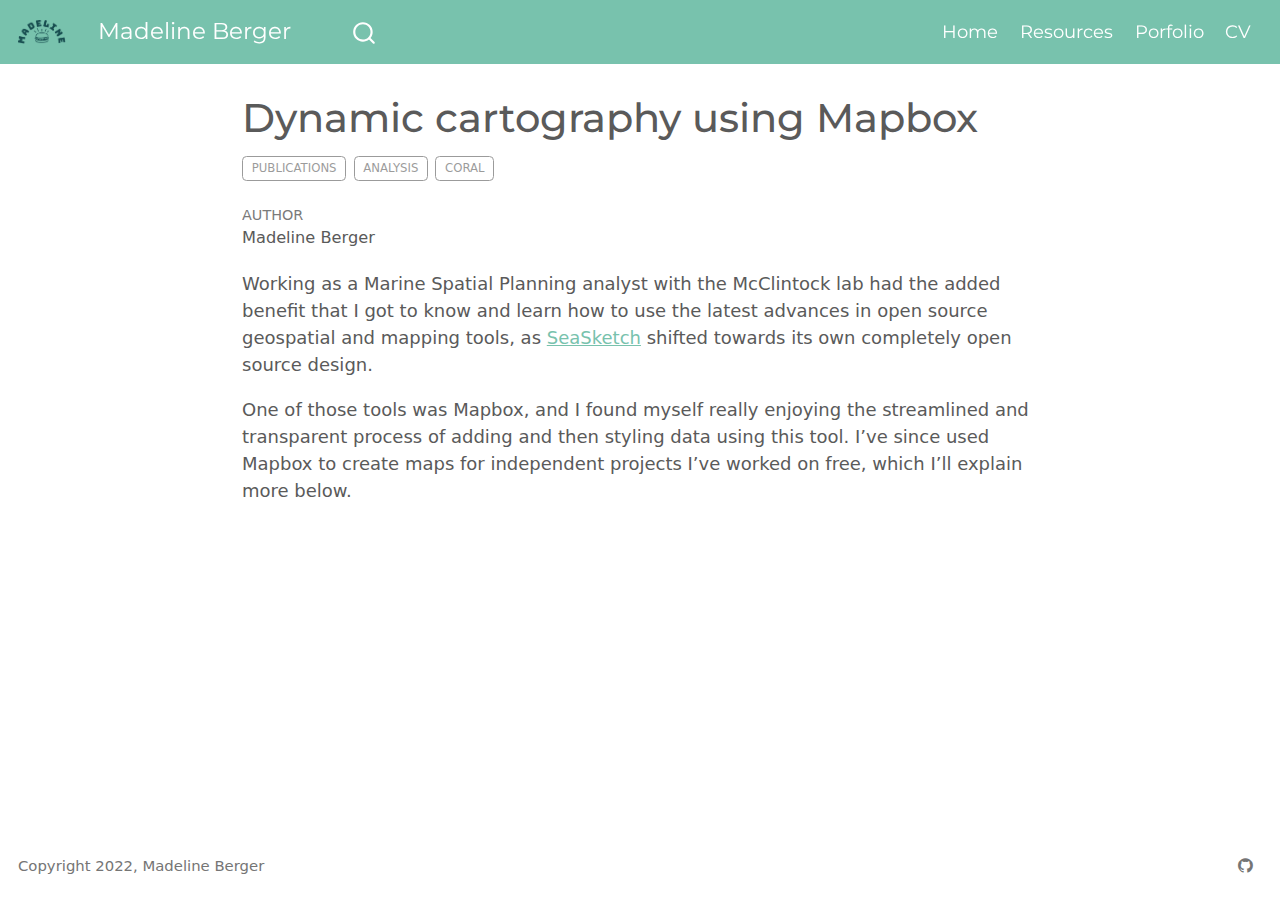
<file: docs/projects/Mapbox-maps/index.html>
<!DOCTYPE html>
<html xmlns="http://www.w3.org/1999/xhtml" lang="en" xml:lang="en"><head>

<meta charset="utf-8">
<meta name="generator" content="quarto-1.3.450">

<meta name="viewport" content="width=device-width, initial-scale=1.0, user-scalable=yes">

<meta name="author" content="Madeline Berger">

<title>Madeline Berger - Dynamic cartography using Mapbox</title>
<style>
code{white-space: pre-wrap;}
span.smallcaps{font-variant: small-caps;}
div.columns{display: flex; gap: min(4vw, 1.5em);}
div.column{flex: auto; overflow-x: auto;}
div.hanging-indent{margin-left: 1.5em; text-indent: -1.5em;}
ul.task-list{list-style: none;}
ul.task-list li input[type="checkbox"] {
  width: 0.8em;
  margin: 0 0.8em 0.2em -1em; /* quarto-specific, see https://github.com/quarto-dev/quarto-cli/issues/4556 */ 
  vertical-align: middle;
}
</style>


<script src="../../site_libs/quarto-nav/quarto-nav.js"></script>
<script src="../../site_libs/quarto-nav/headroom.min.js"></script>
<script src="../../site_libs/clipboard/clipboard.min.js"></script>
<script src="../../site_libs/quarto-search/autocomplete.umd.js"></script>
<script src="../../site_libs/quarto-search/fuse.min.js"></script>
<script src="../../site_libs/quarto-search/quarto-search.js"></script>
<meta name="quarto:offset" content="../../">
<link href="../../images/logos/green_burger.png" rel="icon" type="image/png">
<script src="../../site_libs/quarto-html/quarto.js"></script>
<script src="../../site_libs/quarto-html/popper.min.js"></script>
<script src="../../site_libs/quarto-html/tippy.umd.min.js"></script>
<script src="../../site_libs/quarto-html/anchor.min.js"></script>
<link href="../../site_libs/quarto-html/tippy.css" rel="stylesheet">
<link href="../../site_libs/quarto-html/quarto-syntax-highlighting.css" rel="stylesheet" id="quarto-text-highlighting-styles">
<script src="../../site_libs/bootstrap/bootstrap.min.js"></script>
<link href="../../site_libs/bootstrap/bootstrap-icons.css" rel="stylesheet">
<link href="../../site_libs/bootstrap/bootstrap.min.css" rel="stylesheet" id="quarto-bootstrap" data-mode="light">
<script id="quarto-search-options" type="application/json">{
  "location": "navbar",
  "copy-button": false,
  "collapse-after": 3,
  "panel-placement": "end",
  "type": "overlay",
  "limit": 20,
  "language": {
    "search-no-results-text": "No results",
    "search-matching-documents-text": "matching documents",
    "search-copy-link-title": "Copy link to search",
    "search-hide-matches-text": "Hide additional matches",
    "search-more-match-text": "more match in this document",
    "search-more-matches-text": "more matches in this document",
    "search-clear-button-title": "Clear",
    "search-detached-cancel-button-title": "Cancel",
    "search-submit-button-title": "Submit",
    "search-label": "Search"
  }
}</script>


<link rel="stylesheet" href="../../styles.css">
</head>

<body class="nav-fixed fullcontent">

<div id="quarto-search-results"></div>
  <header id="quarto-header" class="headroom fixed-top">
    <nav class="navbar navbar-expand-lg navbar-dark ">
      <div class="navbar-container container-fluid">
      <div class="navbar-brand-container">
    <a href="../../index.html" class="navbar-brand navbar-brand-logo">
    <img src="../../images/logos/name_icon_giant.png" alt="" class="navbar-logo">
    </a>
    <a class="navbar-brand" href="../../index.html">
    <span class="navbar-title">Madeline Berger</span>
    </a>
  </div>
            <div id="quarto-search" class="" title="Search"></div>
          <button class="navbar-toggler" type="button" data-bs-toggle="collapse" data-bs-target="#navbarCollapse" aria-controls="navbarCollapse" aria-expanded="false" aria-label="Toggle navigation" onclick="if (window.quartoToggleHeadroom) { window.quartoToggleHeadroom(); }">
  <span class="navbar-toggler-icon"></span>
</button>
          <div class="collapse navbar-collapse" id="navbarCollapse">
            <ul class="navbar-nav navbar-nav-scroll ms-auto">
  <li class="nav-item">
    <a class="nav-link" href="../../index.html" rel="" target="">
 <span class="menu-text">Home</span></a>
  </li>  
  <li class="nav-item">
    <a class="nav-link" href="../../resources.html" rel="" target="">
 <span class="menu-text">Resources</span></a>
  </li>  
  <li class="nav-item">
    <a class="nav-link" href="../../posts.html" rel="" target="">
 <span class="menu-text">Porfolio</span></a>
  </li>  
  <li class="nav-item">
    <a class="nav-link" href="../../CV/MBerger_CV.pdf" rel="" target="">
 <span class="menu-text">CV</span></a>
  </li>  
</ul>
            <div class="quarto-navbar-tools">
</div>
          </div> <!-- /navcollapse -->
      </div> <!-- /container-fluid -->
    </nav>
</header>
<!-- content -->
<div id="quarto-content" class="quarto-container page-columns page-rows-contents page-layout-article page-navbar">
<!-- sidebar -->
<!-- margin-sidebar -->
    
<!-- main -->
<main class="content" id="quarto-document-content">

<header id="title-block-header" class="quarto-title-block default">
<div class="quarto-title">
<h1 class="title">Dynamic cartography using Mapbox</h1>
  <div class="quarto-categories">
    <div class="quarto-category">publications</div>
    <div class="quarto-category">analysis</div>
    <div class="quarto-category">coral</div>
  </div>
  </div>



<div class="quarto-title-meta">

    <div>
    <div class="quarto-title-meta-heading">Author</div>
    <div class="quarto-title-meta-contents">
             <p>Madeline Berger </p>
          </div>
  </div>
    
  
    
  </div>
  

</header>

<p>Working as a Marine Spatial Planning analyst with the McClintock lab had the added benefit that I got to know and learn how to use the latest advances in open source geospatial and mapping tools, as <a href="https://www.seasketch.org/">SeaSketch</a> shifted towards its own completely open source design.</p>
<p>One of those tools was Mapbox, and I found myself really enjoying the streamlined and transparent process of adding and then styling data using this tool. I’ve since used Mapbox to create maps for independent projects I’ve worked on free, which I’ll explain more below.</p>



</main> <!-- /main -->
<script id="quarto-html-after-body" type="application/javascript">
window.document.addEventListener("DOMContentLoaded", function (event) {
  const toggleBodyColorMode = (bsSheetEl) => {
    const mode = bsSheetEl.getAttribute("data-mode");
    const bodyEl = window.document.querySelector("body");
    if (mode === "dark") {
      bodyEl.classList.add("quarto-dark");
      bodyEl.classList.remove("quarto-light");
    } else {
      bodyEl.classList.add("quarto-light");
      bodyEl.classList.remove("quarto-dark");
    }
  }
  const toggleBodyColorPrimary = () => {
    const bsSheetEl = window.document.querySelector("link#quarto-bootstrap");
    if (bsSheetEl) {
      toggleBodyColorMode(bsSheetEl);
    }
  }
  toggleBodyColorPrimary();  
  const icon = "";
  const anchorJS = new window.AnchorJS();
  anchorJS.options = {
    placement: 'right',
    icon: icon
  };
  anchorJS.add('.anchored');
  const isCodeAnnotation = (el) => {
    for (const clz of el.classList) {
      if (clz.startsWith('code-annotation-')) {                     
        return true;
      }
    }
    return false;
  }
  const clipboard = new window.ClipboardJS('.code-copy-button', {
    text: function(trigger) {
      const codeEl = trigger.previousElementSibling.cloneNode(true);
      for (const childEl of codeEl.children) {
        if (isCodeAnnotation(childEl)) {
          childEl.remove();
        }
      }
      return codeEl.innerText;
    }
  });
  clipboard.on('success', function(e) {
    // button target
    const button = e.trigger;
    // don't keep focus
    button.blur();
    // flash "checked"
    button.classList.add('code-copy-button-checked');
    var currentTitle = button.getAttribute("title");
    button.setAttribute("title", "Copied!");
    let tooltip;
    if (window.bootstrap) {
      button.setAttribute("data-bs-toggle", "tooltip");
      button.setAttribute("data-bs-placement", "left");
      button.setAttribute("data-bs-title", "Copied!");
      tooltip = new bootstrap.Tooltip(button, 
        { trigger: "manual", 
          customClass: "code-copy-button-tooltip",
          offset: [0, -8]});
      tooltip.show();    
    }
    setTimeout(function() {
      if (tooltip) {
        tooltip.hide();
        button.removeAttribute("data-bs-title");
        button.removeAttribute("data-bs-toggle");
        button.removeAttribute("data-bs-placement");
      }
      button.setAttribute("title", currentTitle);
      button.classList.remove('code-copy-button-checked');
    }, 1000);
    // clear code selection
    e.clearSelection();
  });
  function tippyHover(el, contentFn) {
    const config = {
      allowHTML: true,
      content: contentFn,
      maxWidth: 500,
      delay: 100,
      arrow: false,
      appendTo: function(el) {
          return el.parentElement;
      },
      interactive: true,
      interactiveBorder: 10,
      theme: 'quarto',
      placement: 'bottom-start'
    };
    window.tippy(el, config); 
  }
  const noterefs = window.document.querySelectorAll('a[role="doc-noteref"]');
  for (var i=0; i<noterefs.length; i++) {
    const ref = noterefs[i];
    tippyHover(ref, function() {
      // use id or data attribute instead here
      let href = ref.getAttribute('data-footnote-href') || ref.getAttribute('href');
      try { href = new URL(href).hash; } catch {}
      const id = href.replace(/^#\/?/, "");
      const note = window.document.getElementById(id);
      return note.innerHTML;
    });
  }
      let selectedAnnoteEl;
      const selectorForAnnotation = ( cell, annotation) => {
        let cellAttr = 'data-code-cell="' + cell + '"';
        let lineAttr = 'data-code-annotation="' +  annotation + '"';
        const selector = 'span[' + cellAttr + '][' + lineAttr + ']';
        return selector;
      }
      const selectCodeLines = (annoteEl) => {
        const doc = window.document;
        const targetCell = annoteEl.getAttribute("data-target-cell");
        const targetAnnotation = annoteEl.getAttribute("data-target-annotation");
        const annoteSpan = window.document.querySelector(selectorForAnnotation(targetCell, targetAnnotation));
        const lines = annoteSpan.getAttribute("data-code-lines").split(",");
        const lineIds = lines.map((line) => {
          return targetCell + "-" + line;
        })
        let top = null;
        let height = null;
        let parent = null;
        if (lineIds.length > 0) {
            //compute the position of the single el (top and bottom and make a div)
            const el = window.document.getElementById(lineIds[0]);
            top = el.offsetTop;
            height = el.offsetHeight;
            parent = el.parentElement.parentElement;
          if (lineIds.length > 1) {
            const lastEl = window.document.getElementById(lineIds[lineIds.length - 1]);
            const bottom = lastEl.offsetTop + lastEl.offsetHeight;
            height = bottom - top;
          }
          if (top !== null && height !== null && parent !== null) {
            // cook up a div (if necessary) and position it 
            let div = window.document.getElementById("code-annotation-line-highlight");
            if (div === null) {
              div = window.document.createElement("div");
              div.setAttribute("id", "code-annotation-line-highlight");
              div.style.position = 'absolute';
              parent.appendChild(div);
            }
            div.style.top = top - 2 + "px";
            div.style.height = height + 4 + "px";
            let gutterDiv = window.document.getElementById("code-annotation-line-highlight-gutter");
            if (gutterDiv === null) {
              gutterDiv = window.document.createElement("div");
              gutterDiv.setAttribute("id", "code-annotation-line-highlight-gutter");
              gutterDiv.style.position = 'absolute';
              const codeCell = window.document.getElementById(targetCell);
              const gutter = codeCell.querySelector('.code-annotation-gutter');
              gutter.appendChild(gutterDiv);
            }
            gutterDiv.style.top = top - 2 + "px";
            gutterDiv.style.height = height + 4 + "px";
          }
          selectedAnnoteEl = annoteEl;
        }
      };
      const unselectCodeLines = () => {
        const elementsIds = ["code-annotation-line-highlight", "code-annotation-line-highlight-gutter"];
        elementsIds.forEach((elId) => {
          const div = window.document.getElementById(elId);
          if (div) {
            div.remove();
          }
        });
        selectedAnnoteEl = undefined;
      };
      // Attach click handler to the DT
      const annoteDls = window.document.querySelectorAll('dt[data-target-cell]');
      for (const annoteDlNode of annoteDls) {
        annoteDlNode.addEventListener('click', (event) => {
          const clickedEl = event.target;
          if (clickedEl !== selectedAnnoteEl) {
            unselectCodeLines();
            const activeEl = window.document.querySelector('dt[data-target-cell].code-annotation-active');
            if (activeEl) {
              activeEl.classList.remove('code-annotation-active');
            }
            selectCodeLines(clickedEl);
            clickedEl.classList.add('code-annotation-active');
          } else {
            // Unselect the line
            unselectCodeLines();
            clickedEl.classList.remove('code-annotation-active');
          }
        });
      }
  const findCites = (el) => {
    const parentEl = el.parentElement;
    if (parentEl) {
      const cites = parentEl.dataset.cites;
      if (cites) {
        return {
          el,
          cites: cites.split(' ')
        };
      } else {
        return findCites(el.parentElement)
      }
    } else {
      return undefined;
    }
  };
  var bibliorefs = window.document.querySelectorAll('a[role="doc-biblioref"]');
  for (var i=0; i<bibliorefs.length; i++) {
    const ref = bibliorefs[i];
    const citeInfo = findCites(ref);
    if (citeInfo) {
      tippyHover(citeInfo.el, function() {
        var popup = window.document.createElement('div');
        citeInfo.cites.forEach(function(cite) {
          var citeDiv = window.document.createElement('div');
          citeDiv.classList.add('hanging-indent');
          citeDiv.classList.add('csl-entry');
          var biblioDiv = window.document.getElementById('ref-' + cite);
          if (biblioDiv) {
            citeDiv.innerHTML = biblioDiv.innerHTML;
          }
          popup.appendChild(citeDiv);
        });
        return popup.innerHTML;
      });
    }
  }
});
</script>
</div> <!-- /content -->
<footer class="footer">
  <div class="nav-footer">
    <div class="nav-footer-left">
      <ul class="footer-items list-unstyled">
    <li class="nav-item">
 Copyright 2022, Madeline Berger
  </li>  
</ul>
    </div>   
    <div class="nav-footer-center">
      &nbsp;
    </div>
    <div class="nav-footer-right">
      <ul class="footer-items list-unstyled">
    <li class="nav-item compact">
    <a class="nav-link" href="https://github.com/madelinemberger">
      <i class="bi bi-github" role="img">
</i> 
    </a>
  </li>  
</ul>
    </div>
  </div>
</footer>



</body></html>
</file>
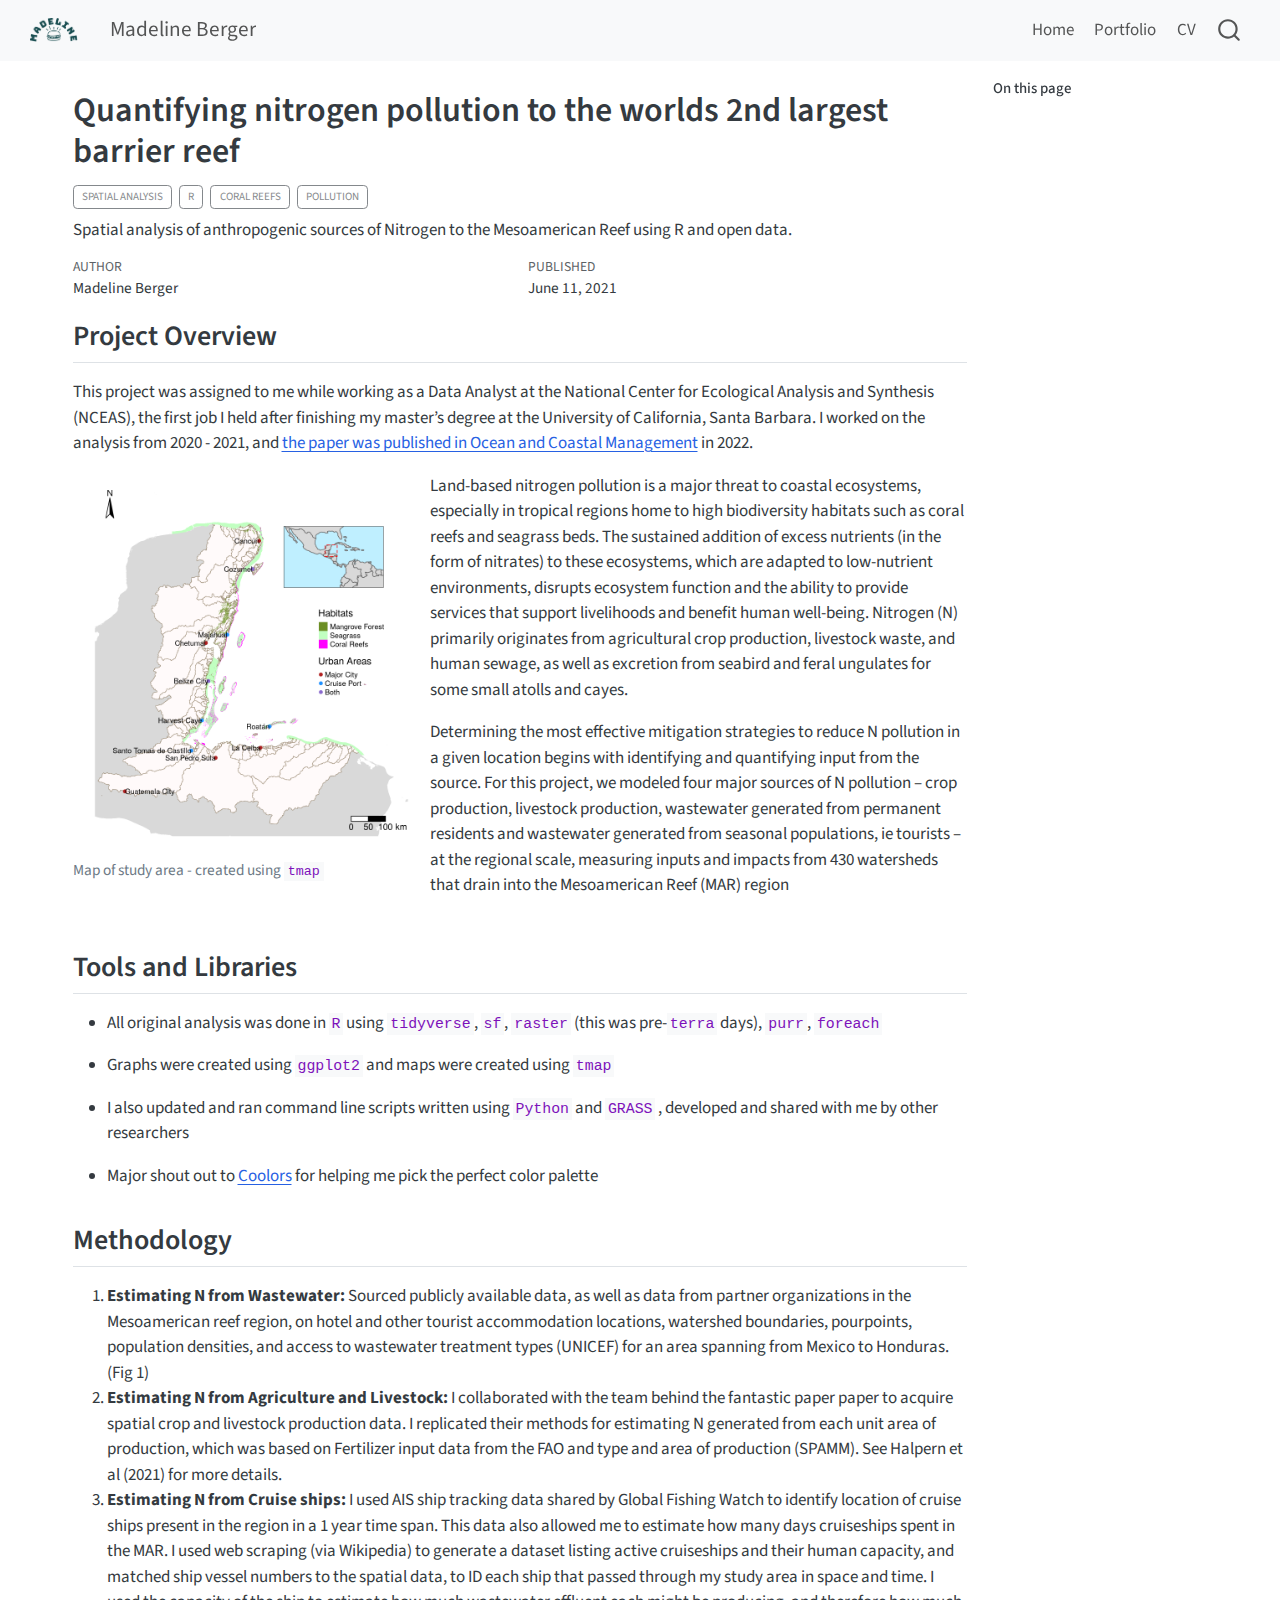
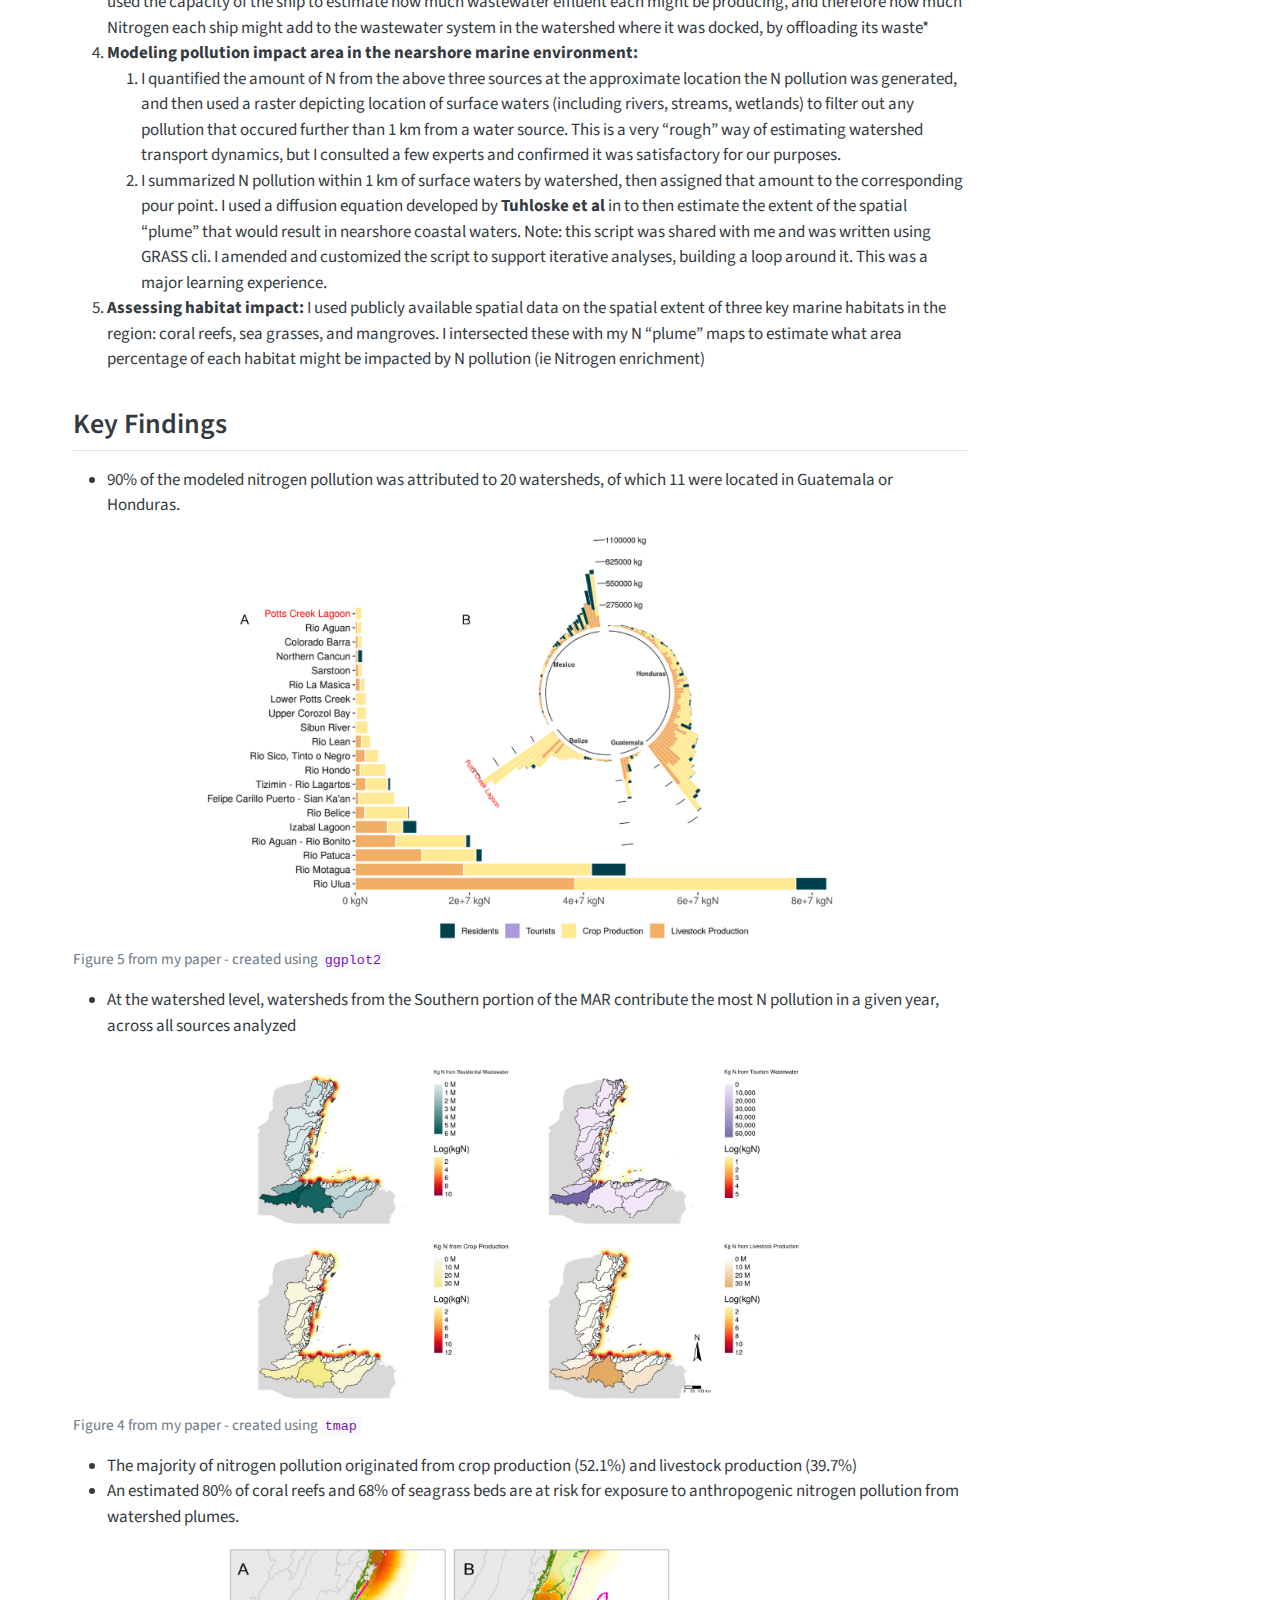
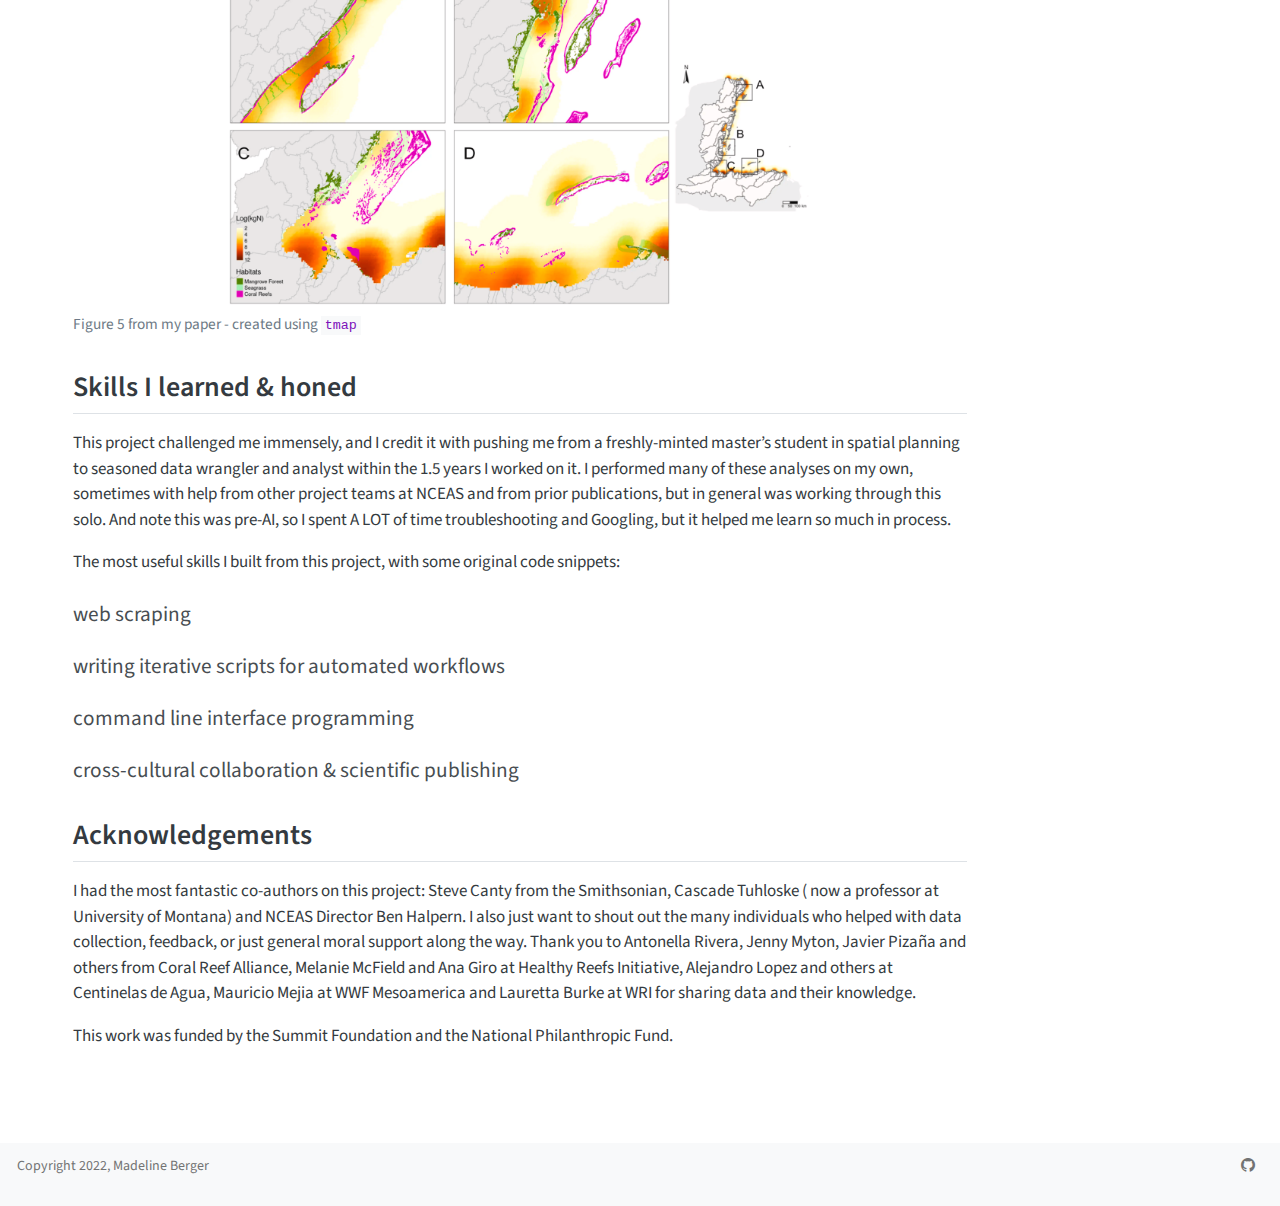
<file: docs/projects/MAR-paper/index.html>
<!DOCTYPE html>
<html xmlns="http://www.w3.org/1999/xhtml" lang="en" xml:lang="en"><head>

<meta charset="utf-8">
<meta name="generator" content="quarto-1.7.31">

<meta name="viewport" content="width=device-width, initial-scale=1.0, user-scalable=yes">

<meta name="author" content="Madeline Berger">
<meta name="dcterms.date" content="2021-06-11">
<meta name="description" content="Spatial analysis of anthropogenic sources of Nitrogen to the Mesoamerican Reef using R and open data.">

<title>Quantifying nitrogen pollution to the worlds 2nd largest barrier reef –</title>
<style>
code{white-space: pre-wrap;}
span.smallcaps{font-variant: small-caps;}
div.columns{display: flex; gap: min(4vw, 1.5em);}
div.column{flex: auto; overflow-x: auto;}
div.hanging-indent{margin-left: 1.5em; text-indent: -1.5em;}
ul.task-list{list-style: none;}
ul.task-list li input[type="checkbox"] {
  width: 0.8em;
  margin: 0 0.8em 0.2em -1em; /* quarto-specific, see https://github.com/quarto-dev/quarto-cli/issues/4556 */ 
  vertical-align: middle;
}
</style>


<script src="../../site_libs/quarto-nav/quarto-nav.js"></script>
<script src="../../site_libs/quarto-nav/headroom.min.js"></script>
<script src="../../site_libs/clipboard/clipboard.min.js"></script>
<script src="../../site_libs/quarto-search/autocomplete.umd.js"></script>
<script src="../../site_libs/quarto-search/fuse.min.js"></script>
<script src="../../site_libs/quarto-search/quarto-search.js"></script>
<meta name="quarto:offset" content="../../">
<link href="../../images/logos/green_burger.png" rel="icon" type="image/png">
<script src="../../site_libs/quarto-html/quarto.js" type="module"></script>
<script src="../../site_libs/quarto-html/tabsets/tabsets.js" type="module"></script>
<script src="../../site_libs/quarto-html/popper.min.js"></script>
<script src="../../site_libs/quarto-html/tippy.umd.min.js"></script>
<script src="../../site_libs/quarto-html/anchor.min.js"></script>
<link href="../../site_libs/quarto-html/tippy.css" rel="stylesheet">
<link href="../../site_libs/quarto-html/quarto-syntax-highlighting-e1a5c8363afafaef2c763b6775fbf3ca.css" rel="stylesheet" id="quarto-text-highlighting-styles">
<script src="../../site_libs/bootstrap/bootstrap.min.js"></script>
<link href="../../site_libs/bootstrap/bootstrap-icons.css" rel="stylesheet">
<link href="../../site_libs/bootstrap/bootstrap-800d58d8a656452b2cf839acf4fa445e.min.css" rel="stylesheet" append-hash="true" id="quarto-bootstrap" data-mode="light">
<script id="quarto-search-options" type="application/json">{
  "location": "navbar",
  "copy-button": false,
  "collapse-after": 3,
  "panel-placement": "end",
  "type": "overlay",
  "limit": 50,
  "keyboard-shortcut": [
    "f",
    "/",
    "s"
  ],
  "show-item-context": false,
  "language": {
    "search-no-results-text": "No results",
    "search-matching-documents-text": "matching documents",
    "search-copy-link-title": "Copy link to search",
    "search-hide-matches-text": "Hide additional matches",
    "search-more-match-text": "more match in this document",
    "search-more-matches-text": "more matches in this document",
    "search-clear-button-title": "Clear",
    "search-text-placeholder": "",
    "search-detached-cancel-button-title": "Cancel",
    "search-submit-button-title": "Submit",
    "search-label": "Search"
  }
}</script>


<link rel="stylesheet" href="../../styles.css">
</head>

<body class="nav-fixed quarto-light">

<div id="quarto-search-results"></div>
  <header id="quarto-header" class="headroom fixed-top">
    <nav class="navbar navbar-expand-lg " data-bs-theme="dark">
      <div class="navbar-container container-fluid">
      <div class="navbar-brand-container mx-auto">
    <a href="../../index.html" class="navbar-brand navbar-brand-logo">
    <img src="../../images/logos/name_icon_giant.png" alt="" class="navbar-logo">
    </a>
    <a class="navbar-brand" href="../../index.html">
    <span class="navbar-title">Madeline Berger</span>
    </a>
  </div>
            <div id="quarto-search" class="" title="Search"></div>
          <button class="navbar-toggler" type="button" data-bs-toggle="collapse" data-bs-target="#navbarCollapse" aria-controls="navbarCollapse" role="menu" aria-expanded="false" aria-label="Toggle navigation" onclick="if (window.quartoToggleHeadroom) { window.quartoToggleHeadroom(); }">
  <span class="navbar-toggler-icon"></span>
</button>
          <div class="collapse navbar-collapse" id="navbarCollapse">
            <ul class="navbar-nav navbar-nav-scroll ms-auto">
  <li class="nav-item">
    <a class="nav-link" href="../../index.html"> 
<span class="menu-text">Home</span></a>
  </li>  
  <li class="nav-item">
    <a class="nav-link" href="../../posts.html"> 
<span class="menu-text">Portfolio</span></a>
  </li>  
  <li class="nav-item">
    <a class="nav-link" href="../../CV/MBerger_CV.pdf"> 
<span class="menu-text">CV</span></a>
  </li>  
</ul>
          </div> <!-- /navcollapse -->
            <div class="quarto-navbar-tools">
</div>
      </div> <!-- /container-fluid -->
    </nav>
</header>
<!-- content -->
<div id="quarto-content" class="quarto-container page-columns page-rows-contents page-layout-full page-navbar">
<!-- sidebar -->
<!-- margin-sidebar -->
    <div id="quarto-margin-sidebar" class="sidebar margin-sidebar">
        <nav id="TOC" role="doc-toc" class="toc-active">
    <h2 id="toc-title">On this page</h2>
   
  <ul class="collapse">
  <li><a href="#project-overview" id="toc-project-overview" class="nav-link active" data-scroll-target="#project-overview">Project Overview</a></li>
  <li><a href="#tools-and-libraries" id="toc-tools-and-libraries" class="nav-link" data-scroll-target="#tools-and-libraries">Tools and Libraries</a></li>
  <li><a href="#methodology" id="toc-methodology" class="nav-link" data-scroll-target="#methodology">Methodology</a></li>
  <li><a href="#key-findings" id="toc-key-findings" class="nav-link" data-scroll-target="#key-findings">Key Findings</a></li>
  <li><a href="#skills-i-learned-honed" id="toc-skills-i-learned-honed" class="nav-link" data-scroll-target="#skills-i-learned-honed">Skills I learned &amp; honed</a></li>
  <li><a href="#acknowledgements" id="toc-acknowledgements" class="nav-link" data-scroll-target="#acknowledgements">Acknowledgements</a></li>
  </ul>
</nav>
    </div>
<!-- main -->
<main class="content column-page-left" id="quarto-document-content">

<header id="title-block-header" class="quarto-title-block default">
<div class="quarto-title">
<h1 class="title">Quantifying nitrogen pollution to the worlds 2nd largest barrier reef</h1>
  <div class="quarto-categories">
    <div class="quarto-category">Spatial Analysis</div>
    <div class="quarto-category">R</div>
    <div class="quarto-category">Coral Reefs</div>
    <div class="quarto-category">Pollution</div>
  </div>
  </div>

<div>
  <div class="description">
    Spatial analysis of anthropogenic sources of Nitrogen to the Mesoamerican Reef using R and open data.
  </div>
</div>


<div class="quarto-title-meta column-page-left">

    <div>
    <div class="quarto-title-meta-heading">Author</div>
    <div class="quarto-title-meta-contents">
             <p>Madeline Berger </p>
          </div>
  </div>
    
    <div>
    <div class="quarto-title-meta-heading">Published</div>
    <div class="quarto-title-meta-contents">
      <p class="date">June 11, 2021</p>
    </div>
  </div>
  
    
  </div>
  


</header>


<section id="project-overview" class="level2">
<h2 class="anchored" data-anchor-id="project-overview">Project Overview</h2>
<p>This project was assigned to me while working as a Data Analyst at the National Center for Ecological Analysis and Synthesis (NCEAS), the first job I held after finishing my master’s degree at the University of California, Santa Barbara. I worked on the analysis from 2020 - 2021, and <a href="https://www.sciencedirect.com/science/article/pii/S0964569122002459#ack0010">the paper was published in Ocean and Coastal Management</a> in 2022.</p>
<div class="columns">
<div class="column" style="width:40%;">
<div class="quarto-figure quarto-figure-center">
<figure class="figure">
<p><img src="images/orientation_map_v4.png" class="img-fluid figure-img"></p>
<figcaption>Map of study area - created using <code>tmap</code></figcaption>
</figure>
</div>
</div><div class="column" style="width:60%;">
<p>Land-based nitrogen pollution is a major threat to coastal ecosystems, especially in tropical regions home to high biodiversity habitats such as coral reefs and seagrass beds. The sustained addition of excess nutrients (in the form of nitrates) to these ecosystems, which are adapted to low-nutrient environments, disrupts ecosystem function and the ability to provide services that support livelihoods and benefit human well-being. Nitrogen (N) primarily originates from agricultural crop production, livestock waste, and human sewage, as well as excretion from seabird and feral ungulates for some small atolls and cayes.</p>
<p>Determining the most effective mitigation strategies to reduce N pollution in a given location begins with identifying and quantifying input from the source. For this project, we modeled four major sources of N pollution – crop production, livestock production, wastewater generated from permanent residents and wastewater generated from seasonal populations, ie tourists – at the regional scale, measuring inputs and impacts from 430 watersheds that drain into the Mesoamerican Reef (MAR) region</p>
</div>
</div>
</section>
<section id="tools-and-libraries" class="level2">
<h2 class="anchored" data-anchor-id="tools-and-libraries">Tools and Libraries</h2>
<ul>
<li><p>All original analysis was done in <code>R</code> using <code>tidyverse</code>, <code>sf</code>, <code>raster</code> (this was pre-<code>terra</code> days), <code>purr</code>, <code>foreach</code></p></li>
<li><p>Graphs were created using <code>ggplot2</code> and maps were created using <code>tmap</code></p></li>
<li><p>I also updated and ran command line scripts written using <code>Python</code> and <code>GRASS</code> , developed and shared with me by other researchers</p></li>
<li><p>Major shout out to <a href="https://coolors.co">Coolors</a> for helping me pick the perfect color palette</p></li>
</ul>
</section>
<section id="methodology" class="level2">
<h2 class="anchored" data-anchor-id="methodology">Methodology</h2>
<ol type="1">
<li><strong>Estimating N from Wastewater:</strong> Sourced publicly available data, as well as data from partner organizations in the Mesoamerican reef region, on hotel and other tourist accommodation locations, watershed boundaries, pourpoints, population densities, and access to wastewater treatment types (UNICEF) for an area spanning from Mexico to Honduras. (Fig 1)</li>
<li><strong>Estimating N from Agriculture and Livestock:</strong> I collaborated with the team behind the fantastic paper paper to acquire spatial crop and livestock production data. I replicated their methods for estimating N generated from each unit area of production, which was based on Fertilizer input data from the FAO and type and area of production (SPAMM). See Halpern et al (2021) for more details.</li>
<li><strong>Estimating N from Cruise ships:</strong> I used AIS ship tracking data shared by Global Fishing Watch to identify location of cruise ships present in the region in a 1 year time span. This data also allowed me to estimate how many days cruiseships spent in the MAR. I used web scraping (via Wikipedia) to generate a dataset listing active cruiseships and their human capacity, and matched ship vessel numbers to the spatial data, to ID each ship that passed through my study area in space and time. I used the capacity of the ship to estimate how much wastewater effluent each might be producing, and therefore how much Nitrogen each ship might add to the wastewater system in the watershed where it was docked, by offloading its waste*</li>
<li><strong>Modeling pollution impact area in the nearshore marine environment:</strong>
<ol type="1">
<li>I quantified the amount of N from the above three sources at the approximate location the N pollution was generated, and then used a raster depicting location of surface waters (including rivers, streams, wetlands) to filter out any pollution that occured further than 1 km from a water source. This is a very “rough” way of estimating watershed transport dynamics, but I consulted a few experts and confirmed it was satisfactory for our purposes.</li>
<li>I summarized N pollution within 1 km of surface waters by watershed, then assigned that amount to the corresponding pour point. I used a diffusion equation developed by <strong>Tuhloske et al</strong> in to then estimate the extent of the spatial “plume” that would result in nearshore coastal waters. Note: this script was shared with me and was written using GRASS cli. I amended and customized the script to support iterative analyses, building a loop around it. This was a major learning experience.</li>
</ol></li>
<li><strong>Assessing habitat impact:</strong> I used publicly available spatial data on the spatial extent of three key marine habitats in the region: coral reefs, sea grasses, and mangroves. I intersected these with my N “plume” maps to estimate what area percentage of each habitat might be impacted by N pollution (ie Nitrogen enrichment)</li>
</ol>
</section>
<section id="key-findings" class="level2">
<h2 class="anchored" data-anchor-id="key-findings">Key Findings</h2>
<ul>
<li>90% of the modeled nitrogen pollution was attributed to 20 watersheds, of which 11 were located in Guatemala or Honduras.</li>
</ul>
<div class="quarto-figure quarto-figure-center">
<figure class="figure">
<p><img src="images/flower_bar.jpg" class="img-fluid figure-img" style="width:70.0%"></p>
<figcaption>Figure 5 from my paper - created using <code>ggplot2</code></figcaption>
</figure>
</div>
<ul>
<li>At the watershed level, watersheds from the Southern portion of the MAR contribute the most N pollution in a given year, across all sources analyzed</li>
</ul>
<div class="quarto-figure quarto-figure-center">
<figure class="figure">
<p><img src="images/5_sources_by_basin_v4.jpg" class="img-fluid figure-img" style="width:65.0%"></p>
<figcaption>Figure 4 from my paper - created using <code>tmap</code></figcaption>
</figure>
</div>
<ul>
<li>The majority of nitrogen pollution originated from crop production (52.1%) and livestock production (39.7%)</li>
<li>An estimated 80% of coral reefs and 68% of seagrass beds are at risk for exposure to anthropogenic nitrogen pollution from watershed plumes.</li>
</ul>
<div class="quarto-figure quarto-figure-center">
<figure class="figure">
<p><img src="images/habitat_plumes.jpg" class="img-fluid figure-img" style="width:65.0%"></p>
<figcaption>Figure 5 from my paper - created using <code>tmap</code></figcaption>
</figure>
</div>
</section>
<section id="skills-i-learned-honed" class="level2">
<h2 class="anchored" data-anchor-id="skills-i-learned-honed">Skills I learned &amp; honed</h2>
<p>This project challenged me immensely, and I credit it with pushing me from a freshly-minted master’s student in spatial planning to seasoned data wrangler and analyst within the 1.5 years I worked on it. I performed many of these analyses on my own, sometimes with help from other project teams at NCEAS and from prior publications, but in general was working through this solo. And note this was pre-AI, so I spent A LOT of time troubleshooting and Googling, but it helped me learn so much in process.</p>
<p>The most useful skills I built from this project, with some original code snippets:</p>
<section id="web-scraping" class="level4">
<h4 class="anchored" data-anchor-id="web-scraping">web scraping</h4>
</section>
<section id="writing-iterative-scripts-for-automated-workflows" class="level4">
<h4 class="anchored" data-anchor-id="writing-iterative-scripts-for-automated-workflows">writing iterative scripts for automated workflows</h4>
</section>
<section id="command-line-interface-programming" class="level4">
<h4 class="anchored" data-anchor-id="command-line-interface-programming">command line interface programming</h4>
</section>
<section id="cross-cultural-collaboration-scientific-publishing" class="level4">
<h4 class="anchored" data-anchor-id="cross-cultural-collaboration-scientific-publishing">cross-cultural collaboration &amp; scientific publishing</h4>
</section>
</section>
<section id="acknowledgements" class="level2">
<h2 class="anchored" data-anchor-id="acknowledgements">Acknowledgements</h2>
<p>I had the most fantastic co-authors on this project: Steve Canty from the Smithsonian, Cascade Tuhloske ( now a professor at University of Montana) and NCEAS Director Ben Halpern. I also just want to shout out the many individuals who helped with data collection, feedback, or just general moral support along the way. Thank you to Antonella Rivera, Jenny Myton, Javier Pizaña and others from Coral Reef Alliance, Melanie McField and Ana Giro at Healthy Reefs Initiative, Alejandro Lopez and others at Centinelas de Agua, Mauricio Mejia at WWF Mesoamerica and Lauretta Burke at WRI for sharing data and their knowledge.</p>
<p>This work was funded by the Summit Foundation and the National Philanthropic Fund.</p>


</section>

</main> <!-- /main -->
<script id="quarto-html-after-body" type="application/javascript">
  window.document.addEventListener("DOMContentLoaded", function (event) {
    const icon = "";
    const anchorJS = new window.AnchorJS();
    anchorJS.options = {
      placement: 'right',
      icon: icon
    };
    anchorJS.add('.anchored');
    const isCodeAnnotation = (el) => {
      for (const clz of el.classList) {
        if (clz.startsWith('code-annotation-')) {                     
          return true;
        }
      }
      return false;
    }
    const onCopySuccess = function(e) {
      // button target
      const button = e.trigger;
      // don't keep focus
      button.blur();
      // flash "checked"
      button.classList.add('code-copy-button-checked');
      var currentTitle = button.getAttribute("title");
      button.setAttribute("title", "Copied!");
      let tooltip;
      if (window.bootstrap) {
        button.setAttribute("data-bs-toggle", "tooltip");
        button.setAttribute("data-bs-placement", "left");
        button.setAttribute("data-bs-title", "Copied!");
        tooltip = new bootstrap.Tooltip(button, 
          { trigger: "manual", 
            customClass: "code-copy-button-tooltip",
            offset: [0, -8]});
        tooltip.show();    
      }
      setTimeout(function() {
        if (tooltip) {
          tooltip.hide();
          button.removeAttribute("data-bs-title");
          button.removeAttribute("data-bs-toggle");
          button.removeAttribute("data-bs-placement");
        }
        button.setAttribute("title", currentTitle);
        button.classList.remove('code-copy-button-checked');
      }, 1000);
      // clear code selection
      e.clearSelection();
    }
    const getTextToCopy = function(trigger) {
        const codeEl = trigger.previousElementSibling.cloneNode(true);
        for (const childEl of codeEl.children) {
          if (isCodeAnnotation(childEl)) {
            childEl.remove();
          }
        }
        return codeEl.innerText;
    }
    const clipboard = new window.ClipboardJS('.code-copy-button:not([data-in-quarto-modal])', {
      text: getTextToCopy
    });
    clipboard.on('success', onCopySuccess);
    if (window.document.getElementById('quarto-embedded-source-code-modal')) {
      const clipboardModal = new window.ClipboardJS('.code-copy-button[data-in-quarto-modal]', {
        text: getTextToCopy,
        container: window.document.getElementById('quarto-embedded-source-code-modal')
      });
      clipboardModal.on('success', onCopySuccess);
    }
      var localhostRegex = new RegExp(/^(?:http|https):\/\/localhost\:?[0-9]*\//);
      var mailtoRegex = new RegExp(/^mailto:/);
        var filterRegex = new RegExp('/' + window.location.host + '/');
      var isInternal = (href) => {
          return filterRegex.test(href) || localhostRegex.test(href) || mailtoRegex.test(href);
      }
      // Inspect non-navigation links and adorn them if external
     var links = window.document.querySelectorAll('a[href]:not(.nav-link):not(.navbar-brand):not(.toc-action):not(.sidebar-link):not(.sidebar-item-toggle):not(.pagination-link):not(.no-external):not([aria-hidden]):not(.dropdown-item):not(.quarto-navigation-tool):not(.about-link)');
      for (var i=0; i<links.length; i++) {
        const link = links[i];
        if (!isInternal(link.href)) {
          // undo the damage that might have been done by quarto-nav.js in the case of
          // links that we want to consider external
          if (link.dataset.originalHref !== undefined) {
            link.href = link.dataset.originalHref;
          }
        }
      }
    function tippyHover(el, contentFn, onTriggerFn, onUntriggerFn) {
      const config = {
        allowHTML: true,
        maxWidth: 500,
        delay: 100,
        arrow: false,
        appendTo: function(el) {
            return el.parentElement;
        },
        interactive: true,
        interactiveBorder: 10,
        theme: 'quarto',
        placement: 'bottom-start',
      };
      if (contentFn) {
        config.content = contentFn;
      }
      if (onTriggerFn) {
        config.onTrigger = onTriggerFn;
      }
      if (onUntriggerFn) {
        config.onUntrigger = onUntriggerFn;
      }
      window.tippy(el, config); 
    }
    const noterefs = window.document.querySelectorAll('a[role="doc-noteref"]');
    for (var i=0; i<noterefs.length; i++) {
      const ref = noterefs[i];
      tippyHover(ref, function() {
        // use id or data attribute instead here
        let href = ref.getAttribute('data-footnote-href') || ref.getAttribute('href');
        try { href = new URL(href).hash; } catch {}
        const id = href.replace(/^#\/?/, "");
        const note = window.document.getElementById(id);
        if (note) {
          return note.innerHTML;
        } else {
          return "";
        }
      });
    }
    const xrefs = window.document.querySelectorAll('a.quarto-xref');
    const processXRef = (id, note) => {
      // Strip column container classes
      const stripColumnClz = (el) => {
        el.classList.remove("page-full", "page-columns");
        if (el.children) {
          for (const child of el.children) {
            stripColumnClz(child);
          }
        }
      }
      stripColumnClz(note)
      if (id === null || id.startsWith('sec-')) {
        // Special case sections, only their first couple elements
        const container = document.createElement("div");
        if (note.children && note.children.length > 2) {
          container.appendChild(note.children[0].cloneNode(true));
          for (let i = 1; i < note.children.length; i++) {
            const child = note.children[i];
            if (child.tagName === "P" && child.innerText === "") {
              continue;
            } else {
              container.appendChild(child.cloneNode(true));
              break;
            }
          }
          if (window.Quarto?.typesetMath) {
            window.Quarto.typesetMath(container);
          }
          return container.innerHTML
        } else {
          if (window.Quarto?.typesetMath) {
            window.Quarto.typesetMath(note);
          }
          return note.innerHTML;
        }
      } else {
        // Remove any anchor links if they are present
        const anchorLink = note.querySelector('a.anchorjs-link');
        if (anchorLink) {
          anchorLink.remove();
        }
        if (window.Quarto?.typesetMath) {
          window.Quarto.typesetMath(note);
        }
        if (note.classList.contains("callout")) {
          return note.outerHTML;
        } else {
          return note.innerHTML;
        }
      }
    }
    for (var i=0; i<xrefs.length; i++) {
      const xref = xrefs[i];
      tippyHover(xref, undefined, function(instance) {
        instance.disable();
        let url = xref.getAttribute('href');
        let hash = undefined; 
        if (url.startsWith('#')) {
          hash = url;
        } else {
          try { hash = new URL(url).hash; } catch {}
        }
        if (hash) {
          const id = hash.replace(/^#\/?/, "");
          const note = window.document.getElementById(id);
          if (note !== null) {
            try {
              const html = processXRef(id, note.cloneNode(true));
              instance.setContent(html);
            } finally {
              instance.enable();
              instance.show();
            }
          } else {
            // See if we can fetch this
            fetch(url.split('#')[0])
            .then(res => res.text())
            .then(html => {
              const parser = new DOMParser();
              const htmlDoc = parser.parseFromString(html, "text/html");
              const note = htmlDoc.getElementById(id);
              if (note !== null) {
                const html = processXRef(id, note);
                instance.setContent(html);
              } 
            }).finally(() => {
              instance.enable();
              instance.show();
            });
          }
        } else {
          // See if we can fetch a full url (with no hash to target)
          // This is a special case and we should probably do some content thinning / targeting
          fetch(url)
          .then(res => res.text())
          .then(html => {
            const parser = new DOMParser();
            const htmlDoc = parser.parseFromString(html, "text/html");
            const note = htmlDoc.querySelector('main.content');
            if (note !== null) {
              // This should only happen for chapter cross references
              // (since there is no id in the URL)
              // remove the first header
              if (note.children.length > 0 && note.children[0].tagName === "HEADER") {
                note.children[0].remove();
              }
              const html = processXRef(null, note);
              instance.setContent(html);
            } 
          }).finally(() => {
            instance.enable();
            instance.show();
          });
        }
      }, function(instance) {
      });
    }
        let selectedAnnoteEl;
        const selectorForAnnotation = ( cell, annotation) => {
          let cellAttr = 'data-code-cell="' + cell + '"';
          let lineAttr = 'data-code-annotation="' +  annotation + '"';
          const selector = 'span[' + cellAttr + '][' + lineAttr + ']';
          return selector;
        }
        const selectCodeLines = (annoteEl) => {
          const doc = window.document;
          const targetCell = annoteEl.getAttribute("data-target-cell");
          const targetAnnotation = annoteEl.getAttribute("data-target-annotation");
          const annoteSpan = window.document.querySelector(selectorForAnnotation(targetCell, targetAnnotation));
          const lines = annoteSpan.getAttribute("data-code-lines").split(",");
          const lineIds = lines.map((line) => {
            return targetCell + "-" + line;
          })
          let top = null;
          let height = null;
          let parent = null;
          if (lineIds.length > 0) {
              //compute the position of the single el (top and bottom and make a div)
              const el = window.document.getElementById(lineIds[0]);
              top = el.offsetTop;
              height = el.offsetHeight;
              parent = el.parentElement.parentElement;
            if (lineIds.length > 1) {
              const lastEl = window.document.getElementById(lineIds[lineIds.length - 1]);
              const bottom = lastEl.offsetTop + lastEl.offsetHeight;
              height = bottom - top;
            }
            if (top !== null && height !== null && parent !== null) {
              // cook up a div (if necessary) and position it 
              let div = window.document.getElementById("code-annotation-line-highlight");
              if (div === null) {
                div = window.document.createElement("div");
                div.setAttribute("id", "code-annotation-line-highlight");
                div.style.position = 'absolute';
                parent.appendChild(div);
              }
              div.style.top = top - 2 + "px";
              div.style.height = height + 4 + "px";
              div.style.left = 0;
              let gutterDiv = window.document.getElementById("code-annotation-line-highlight-gutter");
              if (gutterDiv === null) {
                gutterDiv = window.document.createElement("div");
                gutterDiv.setAttribute("id", "code-annotation-line-highlight-gutter");
                gutterDiv.style.position = 'absolute';
                const codeCell = window.document.getElementById(targetCell);
                const gutter = codeCell.querySelector('.code-annotation-gutter');
                gutter.appendChild(gutterDiv);
              }
              gutterDiv.style.top = top - 2 + "px";
              gutterDiv.style.height = height + 4 + "px";
            }
            selectedAnnoteEl = annoteEl;
          }
        };
        const unselectCodeLines = () => {
          const elementsIds = ["code-annotation-line-highlight", "code-annotation-line-highlight-gutter"];
          elementsIds.forEach((elId) => {
            const div = window.document.getElementById(elId);
            if (div) {
              div.remove();
            }
          });
          selectedAnnoteEl = undefined;
        };
          // Handle positioning of the toggle
      window.addEventListener(
        "resize",
        throttle(() => {
          elRect = undefined;
          if (selectedAnnoteEl) {
            selectCodeLines(selectedAnnoteEl);
          }
        }, 10)
      );
      function throttle(fn, ms) {
      let throttle = false;
      let timer;
        return (...args) => {
          if(!throttle) { // first call gets through
              fn.apply(this, args);
              throttle = true;
          } else { // all the others get throttled
              if(timer) clearTimeout(timer); // cancel #2
              timer = setTimeout(() => {
                fn.apply(this, args);
                timer = throttle = false;
              }, ms);
          }
        };
      }
        // Attach click handler to the DT
        const annoteDls = window.document.querySelectorAll('dt[data-target-cell]');
        for (const annoteDlNode of annoteDls) {
          annoteDlNode.addEventListener('click', (event) => {
            const clickedEl = event.target;
            if (clickedEl !== selectedAnnoteEl) {
              unselectCodeLines();
              const activeEl = window.document.querySelector('dt[data-target-cell].code-annotation-active');
              if (activeEl) {
                activeEl.classList.remove('code-annotation-active');
              }
              selectCodeLines(clickedEl);
              clickedEl.classList.add('code-annotation-active');
            } else {
              // Unselect the line
              unselectCodeLines();
              clickedEl.classList.remove('code-annotation-active');
            }
          });
        }
    const findCites = (el) => {
      const parentEl = el.parentElement;
      if (parentEl) {
        const cites = parentEl.dataset.cites;
        if (cites) {
          return {
            el,
            cites: cites.split(' ')
          };
        } else {
          return findCites(el.parentElement)
        }
      } else {
        return undefined;
      }
    };
    var bibliorefs = window.document.querySelectorAll('a[role="doc-biblioref"]');
    for (var i=0; i<bibliorefs.length; i++) {
      const ref = bibliorefs[i];
      const citeInfo = findCites(ref);
      if (citeInfo) {
        tippyHover(citeInfo.el, function() {
          var popup = window.document.createElement('div');
          citeInfo.cites.forEach(function(cite) {
            var citeDiv = window.document.createElement('div');
            citeDiv.classList.add('hanging-indent');
            citeDiv.classList.add('csl-entry');
            var biblioDiv = window.document.getElementById('ref-' + cite);
            if (biblioDiv) {
              citeDiv.innerHTML = biblioDiv.innerHTML;
            }
            popup.appendChild(citeDiv);
          });
          return popup.innerHTML;
        });
      }
    }
  });
  </script>
</div> <!-- /content -->
<footer class="footer">
  <div class="nav-footer">
    <div class="nav-footer-left">
      <ul class="footer-items list-unstyled">
    <li class="nav-item">
 Copyright 2022, Madeline Berger
  </li>  
</ul>
    </div>   
    <div class="nav-footer-center">
      &nbsp;
    </div>
    <div class="nav-footer-right">
      <ul class="footer-items list-unstyled">
    <li class="nav-item compact">
    <a class="nav-link" href="https://github.com/madelinemberger">
      <i class="bi bi-github" role="img">
</i> 
    </a>
  </li>  
</ul>
    </div>
  </div>
</footer>




</body></html>
</file>
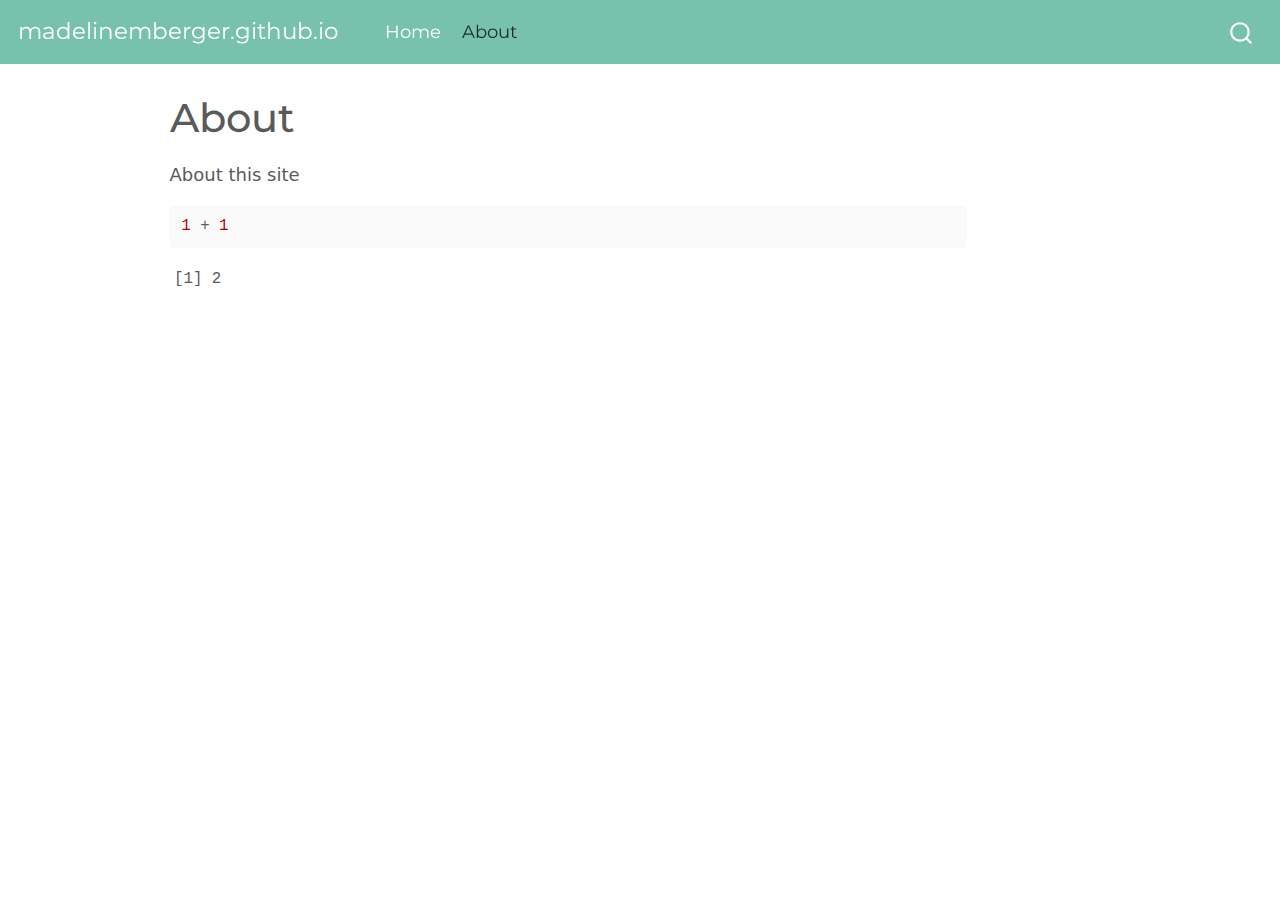
<file: docs/about.html>
<!DOCTYPE html>
<html xmlns="http://www.w3.org/1999/xhtml" lang="en" xml:lang="en"><head>

<meta charset="utf-8">
<meta name="generator" content="quarto-1.2.269">

<meta name="viewport" content="width=device-width, initial-scale=1.0, user-scalable=yes">


<title>madelinemberger.github.io - About</title>
<style>
code{white-space: pre-wrap;}
span.smallcaps{font-variant: small-caps;}
div.columns{display: flex; gap: min(4vw, 1.5em);}
div.column{flex: auto; overflow-x: auto;}
div.hanging-indent{margin-left: 1.5em; text-indent: -1.5em;}
ul.task-list{list-style: none;}
ul.task-list li input[type="checkbox"] {
  width: 0.8em;
  margin: 0 0.8em 0.2em -1.6em;
  vertical-align: middle;
}
pre > code.sourceCode { white-space: pre; position: relative; }
pre > code.sourceCode > span { display: inline-block; line-height: 1.25; }
pre > code.sourceCode > span:empty { height: 1.2em; }
.sourceCode { overflow: visible; }
code.sourceCode > span { color: inherit; text-decoration: inherit; }
div.sourceCode { margin: 1em 0; }
pre.sourceCode { margin: 0; }
@media screen {
div.sourceCode { overflow: auto; }
}
@media print {
pre > code.sourceCode { white-space: pre-wrap; }
pre > code.sourceCode > span { text-indent: -5em; padding-left: 5em; }
}
pre.numberSource code
  { counter-reset: source-line 0; }
pre.numberSource code > span
  { position: relative; left: -4em; counter-increment: source-line; }
pre.numberSource code > span > a:first-child::before
  { content: counter(source-line);
    position: relative; left: -1em; text-align: right; vertical-align: baseline;
    border: none; display: inline-block;
    -webkit-touch-callout: none; -webkit-user-select: none;
    -khtml-user-select: none; -moz-user-select: none;
    -ms-user-select: none; user-select: none;
    padding: 0 4px; width: 4em;
    color: #aaaaaa;
  }
pre.numberSource { margin-left: 3em; border-left: 1px solid #aaaaaa;  padding-left: 4px; }
div.sourceCode
  {   }
@media screen {
pre > code.sourceCode > span > a:first-child::before { text-decoration: underline; }
}
code span.al { color: #ff0000; font-weight: bold; } /* Alert */
code span.an { color: #60a0b0; font-weight: bold; font-style: italic; } /* Annotation */
code span.at { color: #7d9029; } /* Attribute */
code span.bn { color: #40a070; } /* BaseN */
code span.bu { color: #008000; } /* BuiltIn */
code span.cf { color: #007020; font-weight: bold; } /* ControlFlow */
code span.ch { color: #4070a0; } /* Char */
code span.cn { color: #880000; } /* Constant */
code span.co { color: #60a0b0; font-style: italic; } /* Comment */
code span.cv { color: #60a0b0; font-weight: bold; font-style: italic; } /* CommentVar */
code span.do { color: #ba2121; font-style: italic; } /* Documentation */
code span.dt { color: #902000; } /* DataType */
code span.dv { color: #40a070; } /* DecVal */
code span.er { color: #ff0000; font-weight: bold; } /* Error */
code span.ex { } /* Extension */
code span.fl { color: #40a070; } /* Float */
code span.fu { color: #06287e; } /* Function */
code span.im { color: #008000; font-weight: bold; } /* Import */
code span.in { color: #60a0b0; font-weight: bold; font-style: italic; } /* Information */
code span.kw { color: #007020; font-weight: bold; } /* Keyword */
code span.op { color: #666666; } /* Operator */
code span.ot { color: #007020; } /* Other */
code span.pp { color: #bc7a00; } /* Preprocessor */
code span.sc { color: #4070a0; } /* SpecialChar */
code span.ss { color: #bb6688; } /* SpecialString */
code span.st { color: #4070a0; } /* String */
code span.va { color: #19177c; } /* Variable */
code span.vs { color: #4070a0; } /* VerbatimString */
code span.wa { color: #60a0b0; font-weight: bold; font-style: italic; } /* Warning */
</style>


<script src="site_libs/quarto-nav/quarto-nav.js"></script>
<script src="site_libs/quarto-nav/headroom.min.js"></script>
<script src="site_libs/clipboard/clipboard.min.js"></script>
<script src="site_libs/quarto-search/autocomplete.umd.js"></script>
<script src="site_libs/quarto-search/fuse.min.js"></script>
<script src="site_libs/quarto-search/quarto-search.js"></script>
<meta name="quarto:offset" content="./">
<script src="site_libs/quarto-html/quarto.js"></script>
<script src="site_libs/quarto-html/popper.min.js"></script>
<script src="site_libs/quarto-html/tippy.umd.min.js"></script>
<script src="site_libs/quarto-html/anchor.min.js"></script>
<link href="site_libs/quarto-html/tippy.css" rel="stylesheet">
<link href="site_libs/quarto-html/quarto-syntax-highlighting.css" rel="stylesheet" id="quarto-text-highlighting-styles">
<script src="site_libs/bootstrap/bootstrap.min.js"></script>
<link href="site_libs/bootstrap/bootstrap-icons.css" rel="stylesheet">
<link href="site_libs/bootstrap/bootstrap.min.css" rel="stylesheet" id="quarto-bootstrap" data-mode="light">
<script id="quarto-search-options" type="application/json">{
  "location": "navbar",
  "copy-button": false,
  "collapse-after": 3,
  "panel-placement": "end",
  "type": "overlay",
  "limit": 20,
  "language": {
    "search-no-results-text": "No results",
    "search-matching-documents-text": "matching documents",
    "search-copy-link-title": "Copy link to search",
    "search-hide-matches-text": "Hide additional matches",
    "search-more-match-text": "more match in this document",
    "search-more-matches-text": "more matches in this document",
    "search-clear-button-title": "Clear",
    "search-detached-cancel-button-title": "Cancel",
    "search-submit-button-title": "Submit"
  }
}</script>


<link rel="stylesheet" href="styles.css">
</head>

<body class="nav-fixed">

<div id="quarto-search-results"></div>
  <header id="quarto-header" class="headroom fixed-top">
    <nav class="navbar navbar-expand-lg navbar-dark ">
      <div class="navbar-container container-fluid">
      <div class="navbar-brand-container">
    <a class="navbar-brand" href="./index.html">
    <span class="navbar-title">madelinemberger.github.io</span>
    </a>
  </div>
          <button class="navbar-toggler" type="button" data-bs-toggle="collapse" data-bs-target="#navbarCollapse" aria-controls="navbarCollapse" aria-expanded="false" aria-label="Toggle navigation" onclick="if (window.quartoToggleHeadroom) { window.quartoToggleHeadroom(); }">
  <span class="navbar-toggler-icon"></span>
</button>
          <div class="collapse navbar-collapse" id="navbarCollapse">
            <ul class="navbar-nav navbar-nav-scroll me-auto">
  <li class="nav-item">
    <a class="nav-link" href="./index.html">
 <span class="menu-text">Home</span></a>
  </li>  
  <li class="nav-item">
    <a class="nav-link active" href="./about.html" aria-current="page">
 <span class="menu-text">About</span></a>
  </li>  
</ul>
              <div id="quarto-search" class="" title="Search"></div>
          </div> <!-- /navcollapse -->
      </div> <!-- /container-fluid -->
    </nav>
</header>
<!-- content -->
<div id="quarto-content" class="quarto-container page-columns page-rows-contents page-layout-article page-navbar">
<!-- sidebar -->
<!-- margin-sidebar -->
    <div id="quarto-margin-sidebar" class="sidebar margin-sidebar">
        
    </div>
<!-- main -->
<main class="content" id="quarto-document-content">

<header id="title-block-header" class="quarto-title-block default">
<div class="quarto-title">
<h1 class="title">About</h1>
</div>



<div class="quarto-title-meta">

    
  
    
  </div>
  

</header>

<p>About this site</p>
<div class="cell">
<div class="sourceCode cell-code" id="cb1"><pre class="sourceCode r code-with-copy"><code class="sourceCode r"><span id="cb1-1"><a href="#cb1-1" aria-hidden="true" tabindex="-1"></a><span class="dv">1</span> <span class="sc">+</span> <span class="dv">1</span></span></code><button title="Copy to Clipboard" class="code-copy-button"><i class="bi"></i></button></pre></div>
<div class="cell-output cell-output-stdout">
<pre><code>[1] 2</code></pre>
</div>
</div>



</main> <!-- /main -->
<script id="quarto-html-after-body" type="application/javascript">
window.document.addEventListener("DOMContentLoaded", function (event) {
  const toggleBodyColorMode = (bsSheetEl) => {
    const mode = bsSheetEl.getAttribute("data-mode");
    const bodyEl = window.document.querySelector("body");
    if (mode === "dark") {
      bodyEl.classList.add("quarto-dark");
      bodyEl.classList.remove("quarto-light");
    } else {
      bodyEl.classList.add("quarto-light");
      bodyEl.classList.remove("quarto-dark");
    }
  }
  const toggleBodyColorPrimary = () => {
    const bsSheetEl = window.document.querySelector("link#quarto-bootstrap");
    if (bsSheetEl) {
      toggleBodyColorMode(bsSheetEl);
    }
  }
  toggleBodyColorPrimary();  
  const icon = "";
  const anchorJS = new window.AnchorJS();
  anchorJS.options = {
    placement: 'right',
    icon: icon
  };
  anchorJS.add('.anchored');
  const clipboard = new window.ClipboardJS('.code-copy-button', {
    target: function(trigger) {
      return trigger.previousElementSibling;
    }
  });
  clipboard.on('success', function(e) {
    // button target
    const button = e.trigger;
    // don't keep focus
    button.blur();
    // flash "checked"
    button.classList.add('code-copy-button-checked');
    var currentTitle = button.getAttribute("title");
    button.setAttribute("title", "Copied!");
    let tooltip;
    if (window.bootstrap) {
      button.setAttribute("data-bs-toggle", "tooltip");
      button.setAttribute("data-bs-placement", "left");
      button.setAttribute("data-bs-title", "Copied!");
      tooltip = new bootstrap.Tooltip(button, 
        { trigger: "manual", 
          customClass: "code-copy-button-tooltip",
          offset: [0, -8]});
      tooltip.show();    
    }
    setTimeout(function() {
      if (tooltip) {
        tooltip.hide();
        button.removeAttribute("data-bs-title");
        button.removeAttribute("data-bs-toggle");
        button.removeAttribute("data-bs-placement");
      }
      button.setAttribute("title", currentTitle);
      button.classList.remove('code-copy-button-checked');
    }, 1000);
    // clear code selection
    e.clearSelection();
  });
  function tippyHover(el, contentFn) {
    const config = {
      allowHTML: true,
      content: contentFn,
      maxWidth: 500,
      delay: 100,
      arrow: false,
      appendTo: function(el) {
          return el.parentElement;
      },
      interactive: true,
      interactiveBorder: 10,
      theme: 'quarto',
      placement: 'bottom-start'
    };
    window.tippy(el, config); 
  }
  const noterefs = window.document.querySelectorAll('a[role="doc-noteref"]');
  for (var i=0; i<noterefs.length; i++) {
    const ref = noterefs[i];
    tippyHover(ref, function() {
      // use id or data attribute instead here
      let href = ref.getAttribute('data-footnote-href') || ref.getAttribute('href');
      try { href = new URL(href).hash; } catch {}
      const id = href.replace(/^#\/?/, "");
      const note = window.document.getElementById(id);
      return note.innerHTML;
    });
  }
  const findCites = (el) => {
    const parentEl = el.parentElement;
    if (parentEl) {
      const cites = parentEl.dataset.cites;
      if (cites) {
        return {
          el,
          cites: cites.split(' ')
        };
      } else {
        return findCites(el.parentElement)
      }
    } else {
      return undefined;
    }
  };
  var bibliorefs = window.document.querySelectorAll('a[role="doc-biblioref"]');
  for (var i=0; i<bibliorefs.length; i++) {
    const ref = bibliorefs[i];
    const citeInfo = findCites(ref);
    if (citeInfo) {
      tippyHover(citeInfo.el, function() {
        var popup = window.document.createElement('div');
        citeInfo.cites.forEach(function(cite) {
          var citeDiv = window.document.createElement('div');
          citeDiv.classList.add('hanging-indent');
          citeDiv.classList.add('csl-entry');
          var biblioDiv = window.document.getElementById('ref-' + cite);
          if (biblioDiv) {
            citeDiv.innerHTML = biblioDiv.innerHTML;
          }
          popup.appendChild(citeDiv);
        });
        return popup.innerHTML;
      });
    }
  }
});
</script>
</div> <!-- /content -->



</body></html>
</file>
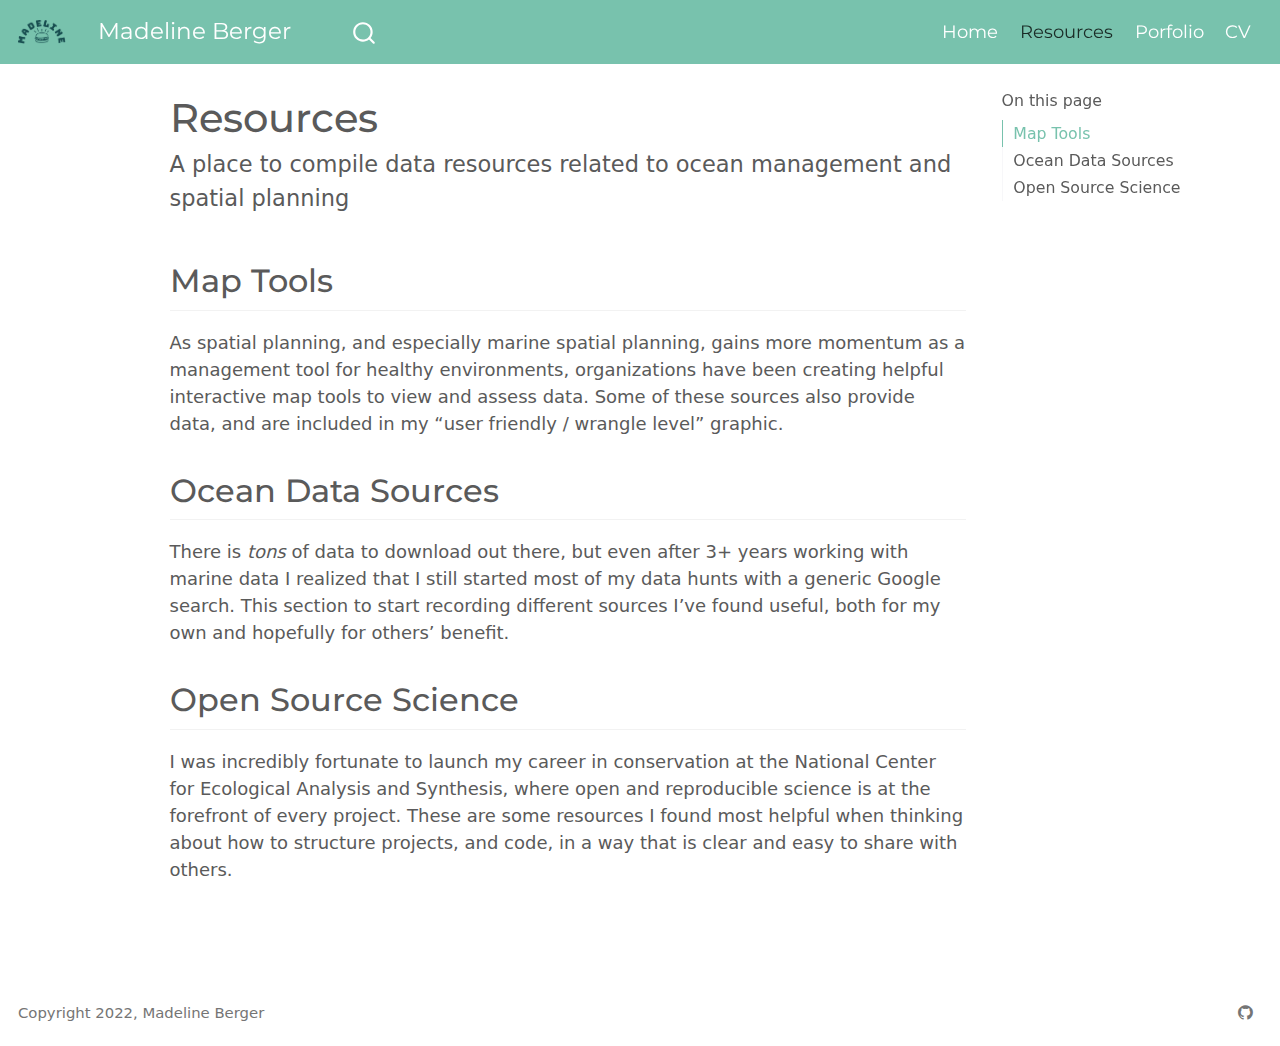
<file: docs/resources.html>
<!DOCTYPE html>
<html xmlns="http://www.w3.org/1999/xhtml" lang="en" xml:lang="en"><head>

<meta charset="utf-8">
<meta name="generator" content="quarto-1.3.450">

<meta name="viewport" content="width=device-width, initial-scale=1.0, user-scalable=yes">


<title>Madeline Berger - Resources</title>
<style>
code{white-space: pre-wrap;}
span.smallcaps{font-variant: small-caps;}
div.columns{display: flex; gap: min(4vw, 1.5em);}
div.column{flex: auto; overflow-x: auto;}
div.hanging-indent{margin-left: 1.5em; text-indent: -1.5em;}
ul.task-list{list-style: none;}
ul.task-list li input[type="checkbox"] {
  width: 0.8em;
  margin: 0 0.8em 0.2em -1em; /* quarto-specific, see https://github.com/quarto-dev/quarto-cli/issues/4556 */ 
  vertical-align: middle;
}
</style>


<script src="site_libs/quarto-nav/quarto-nav.js"></script>
<script src="site_libs/quarto-nav/headroom.min.js"></script>
<script src="site_libs/clipboard/clipboard.min.js"></script>
<script src="site_libs/quarto-search/autocomplete.umd.js"></script>
<script src="site_libs/quarto-search/fuse.min.js"></script>
<script src="site_libs/quarto-search/quarto-search.js"></script>
<meta name="quarto:offset" content="./">
<link href="./images/logos/green_burger.png" rel="icon" type="image/png">
<script src="site_libs/quarto-html/quarto.js"></script>
<script src="site_libs/quarto-html/popper.min.js"></script>
<script src="site_libs/quarto-html/tippy.umd.min.js"></script>
<script src="site_libs/quarto-html/anchor.min.js"></script>
<link href="site_libs/quarto-html/tippy.css" rel="stylesheet">
<link href="site_libs/quarto-html/quarto-syntax-highlighting.css" rel="stylesheet" id="quarto-text-highlighting-styles">
<script src="site_libs/bootstrap/bootstrap.min.js"></script>
<link href="site_libs/bootstrap/bootstrap-icons.css" rel="stylesheet">
<link href="site_libs/bootstrap/bootstrap.min.css" rel="stylesheet" id="quarto-bootstrap" data-mode="light">
<script id="quarto-search-options" type="application/json">{
  "location": "navbar",
  "copy-button": false,
  "collapse-after": 3,
  "panel-placement": "end",
  "type": "overlay",
  "limit": 20,
  "language": {
    "search-no-results-text": "No results",
    "search-matching-documents-text": "matching documents",
    "search-copy-link-title": "Copy link to search",
    "search-hide-matches-text": "Hide additional matches",
    "search-more-match-text": "more match in this document",
    "search-more-matches-text": "more matches in this document",
    "search-clear-button-title": "Clear",
    "search-detached-cancel-button-title": "Cancel",
    "search-submit-button-title": "Submit",
    "search-label": "Search"
  }
}</script>


<link rel="stylesheet" href="styles.css">
</head>

<body class="nav-fixed">

<div id="quarto-search-results"></div>
  <header id="quarto-header" class="headroom fixed-top">
    <nav class="navbar navbar-expand-lg navbar-dark ">
      <div class="navbar-container container-fluid">
      <div class="navbar-brand-container">
    <a href="./index.html" class="navbar-brand navbar-brand-logo">
    <img src="./images/logos/name_icon_giant.png" alt="" class="navbar-logo">
    </a>
    <a class="navbar-brand" href="./index.html">
    <span class="navbar-title">Madeline Berger</span>
    </a>
  </div>
            <div id="quarto-search" class="" title="Search"></div>
          <button class="navbar-toggler" type="button" data-bs-toggle="collapse" data-bs-target="#navbarCollapse" aria-controls="navbarCollapse" aria-expanded="false" aria-label="Toggle navigation" onclick="if (window.quartoToggleHeadroom) { window.quartoToggleHeadroom(); }">
  <span class="navbar-toggler-icon"></span>
</button>
          <div class="collapse navbar-collapse" id="navbarCollapse">
            <ul class="navbar-nav navbar-nav-scroll ms-auto">
  <li class="nav-item">
    <a class="nav-link" href="./index.html" rel="" target="">
 <span class="menu-text">Home</span></a>
  </li>  
  <li class="nav-item">
    <a class="nav-link active" href="./resources.html" rel="" target="" aria-current="page">
 <span class="menu-text">Resources</span></a>
  </li>  
  <li class="nav-item">
    <a class="nav-link" href="./posts.html" rel="" target="">
 <span class="menu-text">Porfolio</span></a>
  </li>  
  <li class="nav-item">
    <a class="nav-link" href="./CV/MBerger_CV.pdf" rel="" target="">
 <span class="menu-text">CV</span></a>
  </li>  
</ul>
            <div class="quarto-navbar-tools">
</div>
          </div> <!-- /navcollapse -->
      </div> <!-- /container-fluid -->
    </nav>
</header>
<!-- content -->
<div id="quarto-content" class="quarto-container page-columns page-rows-contents page-layout-article page-navbar">
<!-- sidebar -->
<!-- margin-sidebar -->
    <div id="quarto-margin-sidebar" class="sidebar margin-sidebar">
        <nav id="TOC" role="doc-toc" class="toc-active">
    <h2 id="toc-title">On this page</h2>
   
  <ul>
  <li><a href="#map-tools" id="toc-map-tools" class="nav-link active" data-scroll-target="#map-tools">Map Tools</a></li>
  <li><a href="#ocean-data-sources" id="toc-ocean-data-sources" class="nav-link" data-scroll-target="#ocean-data-sources">Ocean Data Sources</a></li>
  <li><a href="#open-source-science" id="toc-open-source-science" class="nav-link" data-scroll-target="#open-source-science">Open Source Science</a></li>
  </ul>
</nav>
    </div>
<!-- main -->
<main class="content" id="quarto-document-content">

<header id="title-block-header" class="quarto-title-block default">
<div class="quarto-title">
<h1 class="title">Resources</h1>
<p class="subtitle lead">A place to compile data resources related to ocean management and spatial planning</p>
</div>



<div class="quarto-title-meta">

    
  
    
  </div>
  

</header>

<section id="map-tools" class="level2">
<h2 class="anchored" data-anchor-id="map-tools">Map Tools</h2>
<p>As spatial planning, and especially marine spatial planning, gains more momentum as a management tool for healthy environments, organizations have been creating helpful interactive map tools to view and assess data. Some of these sources also provide data, and are included in my “user friendly / wrangle level” graphic.</p>
</section>
<section id="ocean-data-sources" class="level2">
<h2 class="anchored" data-anchor-id="ocean-data-sources">Ocean Data Sources</h2>
<p>There is <em>tons</em> of data to download out there, but even after 3+ years working with marine data I realized that I still started most of my data hunts with a generic Google search. This section to start recording different sources I’ve found useful, both for my own and hopefully for others’ benefit.</p>
</section>
<section id="open-source-science" class="level2">
<h2 class="anchored" data-anchor-id="open-source-science">Open Source Science</h2>
<p>I was incredibly fortunate to launch my career in conservation at the National Center for Ecological Analysis and Synthesis, where open and reproducible science is at the forefront of every project. These are some resources I found most helpful when thinking about how to structure projects, and code, in a way that is clear and easy to share with others.</p>


</section>

</main> <!-- /main -->
<script id="quarto-html-after-body" type="application/javascript">
window.document.addEventListener("DOMContentLoaded", function (event) {
  const toggleBodyColorMode = (bsSheetEl) => {
    const mode = bsSheetEl.getAttribute("data-mode");
    const bodyEl = window.document.querySelector("body");
    if (mode === "dark") {
      bodyEl.classList.add("quarto-dark");
      bodyEl.classList.remove("quarto-light");
    } else {
      bodyEl.classList.add("quarto-light");
      bodyEl.classList.remove("quarto-dark");
    }
  }
  const toggleBodyColorPrimary = () => {
    const bsSheetEl = window.document.querySelector("link#quarto-bootstrap");
    if (bsSheetEl) {
      toggleBodyColorMode(bsSheetEl);
    }
  }
  toggleBodyColorPrimary();  
  const icon = "";
  const anchorJS = new window.AnchorJS();
  anchorJS.options = {
    placement: 'right',
    icon: icon
  };
  anchorJS.add('.anchored');
  const isCodeAnnotation = (el) => {
    for (const clz of el.classList) {
      if (clz.startsWith('code-annotation-')) {                     
        return true;
      }
    }
    return false;
  }
  const clipboard = new window.ClipboardJS('.code-copy-button', {
    text: function(trigger) {
      const codeEl = trigger.previousElementSibling.cloneNode(true);
      for (const childEl of codeEl.children) {
        if (isCodeAnnotation(childEl)) {
          childEl.remove();
        }
      }
      return codeEl.innerText;
    }
  });
  clipboard.on('success', function(e) {
    // button target
    const button = e.trigger;
    // don't keep focus
    button.blur();
    // flash "checked"
    button.classList.add('code-copy-button-checked');
    var currentTitle = button.getAttribute("title");
    button.setAttribute("title", "Copied!");
    let tooltip;
    if (window.bootstrap) {
      button.setAttribute("data-bs-toggle", "tooltip");
      button.setAttribute("data-bs-placement", "left");
      button.setAttribute("data-bs-title", "Copied!");
      tooltip = new bootstrap.Tooltip(button, 
        { trigger: "manual", 
          customClass: "code-copy-button-tooltip",
          offset: [0, -8]});
      tooltip.show();    
    }
    setTimeout(function() {
      if (tooltip) {
        tooltip.hide();
        button.removeAttribute("data-bs-title");
        button.removeAttribute("data-bs-toggle");
        button.removeAttribute("data-bs-placement");
      }
      button.setAttribute("title", currentTitle);
      button.classList.remove('code-copy-button-checked');
    }, 1000);
    // clear code selection
    e.clearSelection();
  });
  function tippyHover(el, contentFn) {
    const config = {
      allowHTML: true,
      content: contentFn,
      maxWidth: 500,
      delay: 100,
      arrow: false,
      appendTo: function(el) {
          return el.parentElement;
      },
      interactive: true,
      interactiveBorder: 10,
      theme: 'quarto',
      placement: 'bottom-start'
    };
    window.tippy(el, config); 
  }
  const noterefs = window.document.querySelectorAll('a[role="doc-noteref"]');
  for (var i=0; i<noterefs.length; i++) {
    const ref = noterefs[i];
    tippyHover(ref, function() {
      // use id or data attribute instead here
      let href = ref.getAttribute('data-footnote-href') || ref.getAttribute('href');
      try { href = new URL(href).hash; } catch {}
      const id = href.replace(/^#\/?/, "");
      const note = window.document.getElementById(id);
      return note.innerHTML;
    });
  }
      let selectedAnnoteEl;
      const selectorForAnnotation = ( cell, annotation) => {
        let cellAttr = 'data-code-cell="' + cell + '"';
        let lineAttr = 'data-code-annotation="' +  annotation + '"';
        const selector = 'span[' + cellAttr + '][' + lineAttr + ']';
        return selector;
      }
      const selectCodeLines = (annoteEl) => {
        const doc = window.document;
        const targetCell = annoteEl.getAttribute("data-target-cell");
        const targetAnnotation = annoteEl.getAttribute("data-target-annotation");
        const annoteSpan = window.document.querySelector(selectorForAnnotation(targetCell, targetAnnotation));
        const lines = annoteSpan.getAttribute("data-code-lines").split(",");
        const lineIds = lines.map((line) => {
          return targetCell + "-" + line;
        })
        let top = null;
        let height = null;
        let parent = null;
        if (lineIds.length > 0) {
            //compute the position of the single el (top and bottom and make a div)
            const el = window.document.getElementById(lineIds[0]);
            top = el.offsetTop;
            height = el.offsetHeight;
            parent = el.parentElement.parentElement;
          if (lineIds.length > 1) {
            const lastEl = window.document.getElementById(lineIds[lineIds.length - 1]);
            const bottom = lastEl.offsetTop + lastEl.offsetHeight;
            height = bottom - top;
          }
          if (top !== null && height !== null && parent !== null) {
            // cook up a div (if necessary) and position it 
            let div = window.document.getElementById("code-annotation-line-highlight");
            if (div === null) {
              div = window.document.createElement("div");
              div.setAttribute("id", "code-annotation-line-highlight");
              div.style.position = 'absolute';
              parent.appendChild(div);
            }
            div.style.top = top - 2 + "px";
            div.style.height = height + 4 + "px";
            let gutterDiv = window.document.getElementById("code-annotation-line-highlight-gutter");
            if (gutterDiv === null) {
              gutterDiv = window.document.createElement("div");
              gutterDiv.setAttribute("id", "code-annotation-line-highlight-gutter");
              gutterDiv.style.position = 'absolute';
              const codeCell = window.document.getElementById(targetCell);
              const gutter = codeCell.querySelector('.code-annotation-gutter');
              gutter.appendChild(gutterDiv);
            }
            gutterDiv.style.top = top - 2 + "px";
            gutterDiv.style.height = height + 4 + "px";
          }
          selectedAnnoteEl = annoteEl;
        }
      };
      const unselectCodeLines = () => {
        const elementsIds = ["code-annotation-line-highlight", "code-annotation-line-highlight-gutter"];
        elementsIds.forEach((elId) => {
          const div = window.document.getElementById(elId);
          if (div) {
            div.remove();
          }
        });
        selectedAnnoteEl = undefined;
      };
      // Attach click handler to the DT
      const annoteDls = window.document.querySelectorAll('dt[data-target-cell]');
      for (const annoteDlNode of annoteDls) {
        annoteDlNode.addEventListener('click', (event) => {
          const clickedEl = event.target;
          if (clickedEl !== selectedAnnoteEl) {
            unselectCodeLines();
            const activeEl = window.document.querySelector('dt[data-target-cell].code-annotation-active');
            if (activeEl) {
              activeEl.classList.remove('code-annotation-active');
            }
            selectCodeLines(clickedEl);
            clickedEl.classList.add('code-annotation-active');
          } else {
            // Unselect the line
            unselectCodeLines();
            clickedEl.classList.remove('code-annotation-active');
          }
        });
      }
  const findCites = (el) => {
    const parentEl = el.parentElement;
    if (parentEl) {
      const cites = parentEl.dataset.cites;
      if (cites) {
        return {
          el,
          cites: cites.split(' ')
        };
      } else {
        return findCites(el.parentElement)
      }
    } else {
      return undefined;
    }
  };
  var bibliorefs = window.document.querySelectorAll('a[role="doc-biblioref"]');
  for (var i=0; i<bibliorefs.length; i++) {
    const ref = bibliorefs[i];
    const citeInfo = findCites(ref);
    if (citeInfo) {
      tippyHover(citeInfo.el, function() {
        var popup = window.document.createElement('div');
        citeInfo.cites.forEach(function(cite) {
          var citeDiv = window.document.createElement('div');
          citeDiv.classList.add('hanging-indent');
          citeDiv.classList.add('csl-entry');
          var biblioDiv = window.document.getElementById('ref-' + cite);
          if (biblioDiv) {
            citeDiv.innerHTML = biblioDiv.innerHTML;
          }
          popup.appendChild(citeDiv);
        });
        return popup.innerHTML;
      });
    }
  }
});
</script>
</div> <!-- /content -->
<footer class="footer">
  <div class="nav-footer">
    <div class="nav-footer-left">
      <ul class="footer-items list-unstyled">
    <li class="nav-item">
 Copyright 2022, Madeline Berger
  </li>  
</ul>
    </div>   
    <div class="nav-footer-center">
      &nbsp;
    </div>
    <div class="nav-footer-right">
      <ul class="footer-items list-unstyled">
    <li class="nav-item compact">
    <a class="nav-link" href="https://github.com/madelinemberger">
      <i class="bi bi-github" role="img">
</i> 
    </a>
  </li>  
</ul>
    </div>
  </div>
</footer>



</body></html>
</file>
<file: docs/site_libs/quarto-html/tippy.css>
.tippy-box[data-animation=fade][data-state=hidden]{opacity:0}[data-tippy-root]{max-width:calc(100vw - 10px)}.tippy-box{position:relative;background-color:#333;color:#fff;border-radius:4px;font-size:14px;line-height:1.4;white-space:normal;outline:0;transition-property:transform,visibility,opacity}.tippy-box[data-placement^=top]>.tippy-arrow{bottom:0}.tippy-box[data-placement^=top]>.tippy-arrow:before{bottom:-7px;left:0;border-width:8px 8px 0;border-top-color:initial;transform-origin:center top}.tippy-box[data-placement^=bottom]>.tippy-arrow{top:0}.tippy-box[data-placement^=bottom]>.tippy-arrow:before{top:-7px;left:0;border-width:0 8px 8px;border-bottom-color:initial;transform-origin:center bottom}.tippy-box[data-placement^=left]>.tippy-arrow{right:0}.tippy-box[data-placement^=left]>.tippy-arrow:before{border-width:8px 0 8px 8px;border-left-color:initial;right:-7px;transform-origin:center left}.tippy-box[data-placement^=right]>.tippy-arrow{left:0}.tippy-box[data-placement^=right]>.tippy-arrow:before{left:-7px;border-width:8px 8px 8px 0;border-right-color:initial;transform-origin:center right}.tippy-box[data-inertia][data-state=visible]{transition-timing-function:cubic-bezier(.54,1.5,.38,1.11)}.tippy-arrow{width:16px;height:16px;color:#333}.tippy-arrow:before{content:"";position:absolute;border-color:transparent;border-style:solid}.tippy-content{position:relative;padding:5px 9px;z-index:1}
</file>
<file: docs/site_libs/quarto-html/quarto-syntax-highlighting-e1a5c8363afafaef2c763b6775fbf3ca.css>
/* quarto syntax highlight colors */
:root {
  --quarto-hl-ot-color: #003B4F;
  --quarto-hl-at-color: #657422;
  --quarto-hl-ss-color: #20794D;
  --quarto-hl-an-color: #5E5E5E;
  --quarto-hl-fu-color: #4758AB;
  --quarto-hl-st-color: #20794D;
  --quarto-hl-cf-color: #003B4F;
  --quarto-hl-op-color: #5E5E5E;
  --quarto-hl-er-color: #AD0000;
  --quarto-hl-bn-color: #AD0000;
  --quarto-hl-al-color: #AD0000;
  --quarto-hl-va-color: #111111;
  --quarto-hl-bu-color: inherit;
  --quarto-hl-ex-color: inherit;
  --quarto-hl-pp-color: #AD0000;
  --quarto-hl-in-color: #5E5E5E;
  --quarto-hl-vs-color: #20794D;
  --quarto-hl-wa-color: #5E5E5E;
  --quarto-hl-do-color: #5E5E5E;
  --quarto-hl-im-color: #00769E;
  --quarto-hl-ch-color: #20794D;
  --quarto-hl-dt-color: #AD0000;
  --quarto-hl-fl-color: #AD0000;
  --quarto-hl-co-color: #5E5E5E;
  --quarto-hl-cv-color: #5E5E5E;
  --quarto-hl-cn-color: #8f5902;
  --quarto-hl-sc-color: #5E5E5E;
  --quarto-hl-dv-color: #AD0000;
  --quarto-hl-kw-color: #003B4F;
}

/* other quarto variables */
:root {
  --quarto-font-monospace: SFMono-Regular, Menlo, Monaco, Consolas, "Liberation Mono", "Courier New", monospace;
}

/* syntax highlight based on Pandoc's rules */
pre > code.sourceCode > span {
  color: #003B4F;
}

code.sourceCode > span {
  color: #003B4F;
}

div.sourceCode,
div.sourceCode pre.sourceCode {
  color: #003B4F;
}

/* Normal */
code span {
  color: #003B4F;
}

/* Alert */
code span.al {
  color: #AD0000;
  font-style: inherit;
}

/* Annotation */
code span.an {
  color: #5E5E5E;
  font-style: inherit;
}

/* Attribute */
code span.at {
  color: #657422;
  font-style: inherit;
}

/* BaseN */
code span.bn {
  color: #AD0000;
  font-style: inherit;
}

/* BuiltIn */
code span.bu {
  font-style: inherit;
}

/* ControlFlow */
code span.cf {
  color: #003B4F;
  font-weight: bold;
  font-style: inherit;
}

/* Char */
code span.ch {
  color: #20794D;
  font-style: inherit;
}

/* Constant */
code span.cn {
  color: #8f5902;
  font-style: inherit;
}

/* Comment */
code span.co {
  color: #5E5E5E;
  font-style: inherit;
}

/* CommentVar */
code span.cv {
  color: #5E5E5E;
  font-style: italic;
}

/* Documentation */
code span.do {
  color: #5E5E5E;
  font-style: italic;
}

/* DataType */
code span.dt {
  color: #AD0000;
  font-style: inherit;
}

/* DecVal */
code span.dv {
  color: #AD0000;
  font-style: inherit;
}

/* Error */
code span.er {
  color: #AD0000;
  font-style: inherit;
}

/* Extension */
code span.ex {
  font-style: inherit;
}

/* Float */
code span.fl {
  color: #AD0000;
  font-style: inherit;
}

/* Function */
code span.fu {
  color: #4758AB;
  font-style: inherit;
}

/* Import */
code span.im {
  color: #00769E;
  font-style: inherit;
}

/* Information */
code span.in {
  color: #5E5E5E;
  font-style: inherit;
}

/* Keyword */
code span.kw {
  color: #003B4F;
  font-weight: bold;
  font-style: inherit;
}

/* Operator */
code span.op {
  color: #5E5E5E;
  font-style: inherit;
}

/* Other */
code span.ot {
  color: #003B4F;
  font-style: inherit;
}

/* Preprocessor */
code span.pp {
  color: #AD0000;
  font-style: inherit;
}

/* SpecialChar */
code span.sc {
  color: #5E5E5E;
  font-style: inherit;
}

/* SpecialString */
code span.ss {
  color: #20794D;
  font-style: inherit;
}

/* String */
code span.st {
  color: #20794D;
  font-style: inherit;
}

/* Variable */
code span.va {
  color: #111111;
  font-style: inherit;
}

/* VerbatimString */
code span.vs {
  color: #20794D;
  font-style: inherit;
}

/* Warning */
code span.wa {
  color: #5E5E5E;
  font-style: italic;
}

.prevent-inlining {
  content: "</";
}

/*# sourceMappingURL=c735b2cac6c846c1abc72f5ce1520814.css.map */
</file>
<file: docs/styles.css>
/* css styles */
</file>
<file: unit_4/css/style.css>
@import url('https://fonts.googleapis.com/css?family=Teko:400, 700');

* {margin:0;padding:0;box-sizing:border-box;}
img { width:300px; }
header {
	text-align: center;
	padding: 20px;
}

a {
	color: #787F78;
	text-decoration: none;
}

nav a{
	color: #787F78;
	margin-right: 20px;
}

body {
	font-family: Helvetica, Arial, sans-serif;
}

h2 {
	font-family: 'Teko', sans-serif;
}


section {
	padding: 20px;
}

ul {
	list-style-type: none;
}

footer{
	padding: 20px;
	background-color: #3C403C;
}


#slogan {
	font-style: italic;
	font-family: 'Teko', sans-serif;
}

#logo {
	height: auto;
	width: 200px;
	display: block;
	margin:0 auto;
}

#hero {
	height: 90vh;
	background: url(../images/Hero2.png);
}
</file>
<file: unit_5/css/style.css>
@import url('https://fonts.googleapis.com/css?family=Teko:400, 700');

* {margin:0;padding:0;box-sizing:border-box;}
img { width:300px; }
header {
	text-align: center;
	padding: 20px;
	background-color: #FFED74; /*remove later*/
	border: 1 px black solid;/*remove later*/
}

a {
	color: #787F78;
	text-decoration: none;
}

nav a{
	color: #787F78;
	margin-right: 20px; /*why did I put a?*/
	padding: 20px;
	background-color: #E8C66A; /*remove later*/
	border: border 1px black solid;
}

body {
	font-family: Helvetica, Arial, sans-serif;
}

h2 {
	font-family: 'Teko', sans-serif;
}


section {
	padding: 20px;
}

ul {
	list-style-type: none;
}

footer{
	padding: 20px;
	background-color: #FF957E;/*#3C403C*/
	border: 1px black solid;
}


#slogan {
	font-style: italic;
	font-family: 'Teko', sans-serif;
}

#logo {
	height: auto;
	width: 200px;
	display: block;
	margin:0 auto;
}

#hero {
	height: 90vh;
	background: url(../images/Hero2.png);
}

.wrapper { /*remove later*/
	background-color: #FFE2B8;
	border: 1px black solid;
	padding: 20px;
}

.bb {
	background-color: #FFE2B8;
	border: 1px black solid;
	padding: 20px;
}

#info {
	background-color: #E89C6C;
	border: 1px black solid;
	padding: 20px;
}

#projects {
	background-color: #E89C6C;
	border: 1px black solid;
	padding: 20px;
}
</file>
<file: unit_6/css/style.css>
* {margin:0;padding:0;box-sizing:border-box;}
img { width:300px; }
header {
	text-align: center;
	padding: 20px;
	background-color: #FFED74; /*remove later*/
	border: 1 px black solid;/*remove later*/
}

a {
	color: #787F78;
	text-decoration: none;
}

nav a{
	color: #787F78;
	margin-right: 20px; /*why did I put a?*/
	padding: 20px;
	background-color: #E8C66A; /*remove later*/
	border: border 1px black solid;
}

body {
	font-family: Helvetica, Arial, sans-serif;
}

h2 {
	font-family: Helvetica, Arial, sans-serif;
}


section {
	padding: 20px;
}

ul {
	list-style-type: none;
}

footer{
	padding: 20px;
	background-color: #FF957E;/*#3C403C*/
	border: 1px black solid;
}

#logo {
	height: auto;
	width: 200px;
	display: block;
	margin:0 auto;
}

#hero {
	height: 90vh;
	background: url(../images/Hero2.png);
}

.bb {
	background-color: #FFE2B8;
	border: 1px black solid;
	padding: 20px;
}

#three_column{
	background-color: #FFB7CF;
	border: 1px black solid;
	padding: 20px;
}

#left {
	background-color: violet;
	border: 1px black solid;
	padding: 20px;
	float: left;
	width: 30%;
}

#center {
	border: 1px black solid;
	padding: 20px;
	background-color: white;
	float: center;
	width: 30%;
}

#right {
	background-color: pink;
	border: 1px black solid;
	padding: 20px;
	float: left;
	width: 30%;
}

#projects {
	background-color: #E89C6C;
	border: 1px black solid;
	padding: 20px;
}

.clearfix:after {
	visibility: hidden;
	display: block;
	font-size: 0;
	content: " ";
	clear: both;
	height: 0;
}
</file>
<file: unit_7/css/style.css>
* {margin:0;padding:0;box-sizing:border-box;}
img { width:300px; }
header {
	text-align: center;
	padding: 20px;
	border: 1 px black solid;/*remove later*/
}

a {
	color: black;
}

nav {
	margin-right: 20px;
	padding: 20px;
	border: border 1px black solid;
}

nav a {
	color: #787F78;
	text-decoration: none;
	padding: 20px;
}

body {
	font-family: Helvetica, Arial, sans-serif;
}

h2 {
	font-family: Helvetica, Arial, sans-serif;
}


section {
	padding: 20px;
}

ul {
	list-style-type: none;
}

li {
	float: left;
}

footer{
	padding: 20px;
	background-color: #FF957E;/*#3C403C*/
	border: 1px black solid;
}

#logo {
	height: auto;
	width: 200px;
	display: block;
	margin:0 auto;
}

#hero {
	height: 90vh;
	background: url(../images/Hero2.png);
}

#three_column{
	background-color: #84D629;
	border: 1px black solid;
	padding-top: 40px;
	height: 25em;
	border: 1px black;
	padding-left: 40px;
	padding-right: 40px;
}

#left {
	float: left;
	width: 33.3%;
}

#center {
	float: left;
	width: 33.3%;
}


#right {
	float: left;
	width: 33.3%;
}

#projects {
	padding: 20px;
}

.clearfix:after {
	visibility: hidden;
	display: block;
	font-size: 0;
	content: " ";
	clear: both;
	height: 0;
}

.bb{ 
    padding: 20px;
	margin: 5px;
	border: 1px black solid;
	max-width: 20em;
	background-color: (255,255,255);
	height: 181px; /*why isnt this working*/

 }

 .bbtext {
 	padding: 5%;
 }
</file>
<file: unit_8/css/style.css>
* {margin:0;padding:0;box-sizing:border-box;}
img { width:300px; }
header {
	text-align: center;
	padding: 20px;
}

a {
	color: black;
}

nav {
	margin-right: 20px;
	padding: 20px;
	border: border 1px black solid;
}

nav a {
	color: #787F78;
	text-decoration: none;
	padding: 20px;
}

body {
	font-family: Helvetica, Arial, sans-serif;
}

h2 {
	font-family: Helvetica, Arial, sans-serif;
}


section {
	padding: 20px;
}

ul {
	list-style-type: none;
}

li {
	float: left;
	width: 49%;
	margin; 0.5%;
}

li p {
	position: absolute;
	bottom: 0;
	padding: 2em;
}

footer{
	padding: 20px;
	background-color: #3C403C;
}

#logo {
	height: auto;
	width: 200px;
	display: block;
	margin:0 auto;
}

#hero {
	height: 90vh;
	background: url(../images/Hero2.png);
	background-repeat: no-repeat;
	position: relative;

}

#three_column{
	background-color: #84D629;
	border: 1px black solid;
	padding-top: 40px;
	height: 25em;
	border: 1px black;
}

#projects {
	margin: auto;
}

#wrapper2 {
	margin: auto;
	width: 60em;
}

#introtext {
	margin-top: 1em;
}

#wrapper3 {
	width: 60em;
	margin: auto;
	padding-top: 40px;
}

.clearfix:after {
	visibility: hidden;
	display: block;
	font-size: 0;
	content: " ";
	clear: both;
	height: 0;
}

.bb{ 
    padding: 20px;
	max-width: 20em;
	float: left;
	width: 33.3%;

 }

 .bbtext {
 	margin: 5%;
 }

 .form {
 	display: inline-block;
 	width: 100%;
 }

 .intro {
 	width: 30em;
 	margin-top: 1em;
 	margin-right: 2em ;
 	float: right;
 }
</file>
<file: docs/site_libs/quarto-html/quarto-syntax-highlighting.css>
/* quarto syntax highlight colors */
:root {
  --quarto-hl-ot-color: #003B4F;
  --quarto-hl-at-color: #657422;
  --quarto-hl-ss-color: #20794D;
  --quarto-hl-an-color: #5E5E5E;
  --quarto-hl-fu-color: #4758AB;
  --quarto-hl-st-color: #20794D;
  --quarto-hl-cf-color: #003B4F;
  --quarto-hl-op-color: #5E5E5E;
  --quarto-hl-er-color: #AD0000;
  --quarto-hl-bn-color: #AD0000;
  --quarto-hl-al-color: #AD0000;
  --quarto-hl-va-color: #111111;
  --quarto-hl-bu-color: inherit;
  --quarto-hl-ex-color: inherit;
  --quarto-hl-pp-color: #AD0000;
  --quarto-hl-in-color: #5E5E5E;
  --quarto-hl-vs-color: #20794D;
  --quarto-hl-wa-color: #5E5E5E;
  --quarto-hl-do-color: #5E5E5E;
  --quarto-hl-im-color: #00769E;
  --quarto-hl-ch-color: #20794D;
  --quarto-hl-dt-color: #AD0000;
  --quarto-hl-fl-color: #AD0000;
  --quarto-hl-co-color: #5E5E5E;
  --quarto-hl-cv-color: #5E5E5E;
  --quarto-hl-cn-color: #8f5902;
  --quarto-hl-sc-color: #5E5E5E;
  --quarto-hl-dv-color: #AD0000;
  --quarto-hl-kw-color: #003B4F;
}

/* other quarto variables */
:root {
  --quarto-font-monospace: SFMono-Regular, Menlo, Monaco, Consolas, "Liberation Mono", "Courier New", monospace;
}

pre > code.sourceCode > span {
  color: #003B4F;
}

code span {
  color: #003B4F;
}

code.sourceCode > span {
  color: #003B4F;
}

div.sourceCode,
div.sourceCode pre.sourceCode {
  color: #003B4F;
}

code span.ot {
  color: #003B4F;
}

code span.at {
  color: #657422;
}

code span.ss {
  color: #20794D;
}

code span.an {
  color: #5E5E5E;
}

code span.fu {
  color: #4758AB;
}

code span.st {
  color: #20794D;
}

code span.cf {
  color: #003B4F;
}

code span.op {
  color: #5E5E5E;
}

code span.er {
  color: #AD0000;
}

code span.bn {
  color: #AD0000;
}

code span.al {
  color: #AD0000;
}

code span.va {
  color: #111111;
}

code span.pp {
  color: #AD0000;
}

code span.in {
  color: #5E5E5E;
}

code span.vs {
  color: #20794D;
}

code span.wa {
  color: #5E5E5E;
  font-style: italic;
}

code span.do {
  color: #5E5E5E;
  font-style: italic;
}

code span.im {
  color: #00769E;
}

code span.ch {
  color: #20794D;
}

code span.dt {
  color: #AD0000;
}

code span.fl {
  color: #AD0000;
}

code span.co {
  color: #5E5E5E;
}

code span.cv {
  color: #5E5E5E;
  font-style: italic;
}

code span.cn {
  color: #8f5902;
}

code span.sc {
  color: #5E5E5E;
}

code span.dv {
  color: #AD0000;
}

code span.kw {
  color: #003B4F;
}

.prevent-inlining {
  content: "</";
}

/*# sourceMappingURL=debc5d5d77c3f9108843748ff7464032.css.map */
</file>
